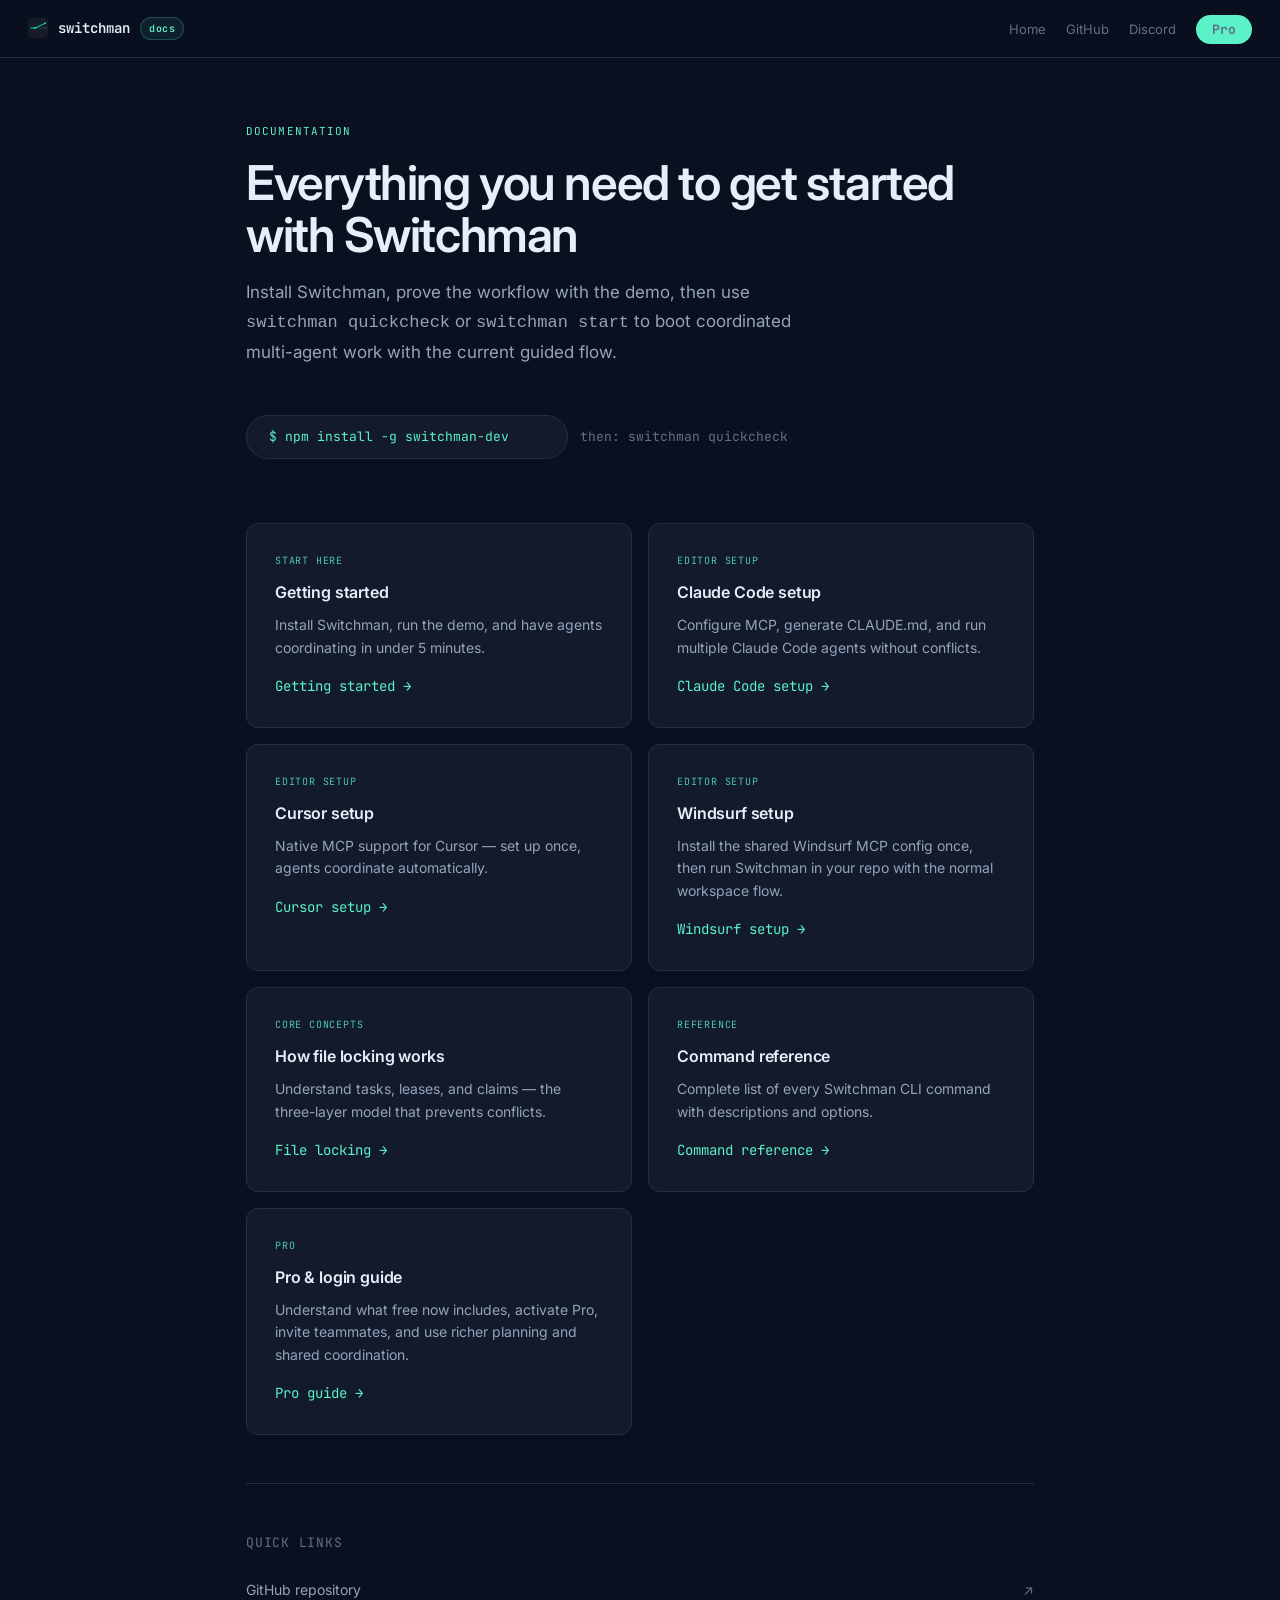
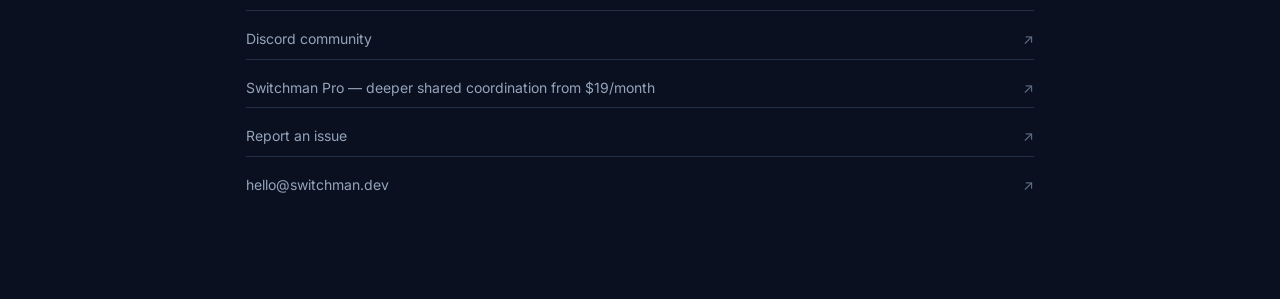
<file: index.html>
<!DOCTYPE html>
<html lang="en">
<head>
  <meta charset="UTF-8">
  <meta name="viewport" content="width=device-width, initial-scale=1.0">
  <title>Switchman Docs — The Operating System for Parallel AI Development</title>
  <meta name="description" content="Documentation for Switchman — install, run quickcheck or start, set up Claude Code, Cursor, or Windsurf, and use governed landing workflows.">
  <link rel="canonical" href="https://docs.switchman.dev/">
  <link rel="icon" type="image/svg+xml" href="/switchman-logo.svg">
  <link rel="preconnect" href="https://fonts.googleapis.com">
  <link rel="preconnect" href="https://fonts.gstatic.com" crossorigin>
  <link href="https://fonts.googleapis.com/css2?family=JetBrains+Mono:wght@300;400;500;600&family=Inter:wght@300;400;500;600&display=swap" rel="stylesheet">
  <link rel="stylesheet" href="docs.css">
  <style>
    .docs-home { max-width: 860px; margin: 0 auto; padding: 64px 36px 96px; }
    .home-kicker { font-family: var(--mono); font-size: 11px; letter-spacing: 0.1em; text-transform: uppercase; color: var(--accent); margin-bottom: 16px; display: block; }
    .home-title { font-size: clamp(28px, 4vw, 48px); font-weight: 600; letter-spacing: -0.03em; color: var(--text); line-height: 1.1; margin-bottom: 16px; }
    .home-title em { font-style: normal; color: var(--accent); }
    .home-sub { font-size: 17px; color: var(--text-2); line-height: 1.7; max-width: 560px; margin-bottom: 48px; }
    .quick-install { display: flex; align-items: center; gap: 12px; margin-bottom: 64px; flex-wrap: wrap; }
    .install-pill { background: var(--bg-card); border: 1px solid var(--border); border-radius: 99px; padding: 10px 22px; font-family: var(--mono); font-size: 13px; color: var(--accent); cursor: pointer; transition: border-color 0.15s; user-select: none; display: flex; align-items: center; gap: 12px; }
    .install-pill:hover { border-color: var(--accent-border); }
    .install-pill.copied { border-color: var(--green); color: var(--green); }
    .copy-hint { font-size: 10px; color: var(--text-3); opacity: 0; transition: opacity 0.15s; }
    .install-pill:hover .copy-hint { opacity: 1; }
    .install-sub { font-size: 13px; color: var(--text-3); font-family: var(--mono); }
    .doc-cards { display: grid; grid-template-columns: repeat(2, 1fr); gap: 16px; margin-bottom: 48px; }
    .doc-card { background: var(--bg-card); border: 1px solid var(--border); border-radius: 12px; padding: 28px 28px; text-decoration: none; transition: border-color 0.15s, background 0.15s; display: block; }
    .doc-card:hover { border-color: var(--accent-border); background: var(--bg-raised); }
    .doc-card-tag { font-family: var(--mono); font-size: 10px; letter-spacing: 0.08em; text-transform: uppercase; color: var(--accent); opacity: 0.8; margin-bottom: 10px; display: block; }
    .doc-card h3 { font-size: 16px; font-weight: 600; color: var(--text); margin-bottom: 8px; letter-spacing: -0.01em; }
    .doc-card p { font-size: 14px; color: var(--text-2); line-height: 1.6; }
    .doc-card-arrow { color: var(--accent); margin-top: 16px; font-size: 14px; display: block; font-family: var(--mono); }
    .section-divider { border: none; border-top: 1px solid var(--border); margin: 48px 0; }
    .quick-links-title { font-size: 13px; font-family: var(--mono); color: var(--text-3); letter-spacing: 0.06em; text-transform: uppercase; margin-bottom: 16px; }
    .quick-links { display: flex; flex-direction: column; gap: 8px; }
    .quick-link { display: flex; align-items: center; gap: 10px; color: var(--text-2); text-decoration: none; font-size: 14px; padding: 8px 0; border-bottom: 1px solid var(--border); transition: color 0.15s; }
    .quick-link:last-child { border-bottom: none; }
    .quick-link:hover { color: var(--accent); }
    .quick-link-arrow { color: var(--text-3); margin-left: auto; }
    @media (max-width: 600px) { .doc-cards { grid-template-columns: 1fr; } .docs-home { padding: 40px 20px 64px; } }
  </style>
</head>
<body>

<!-- Simple nav for homepage - no sidebar needed -->
<nav class="top-nav" style="grid-column: 1/-1;">
  <a href="https://switchman.dev" class="nav-logo">
    <img src="switchman-logo.svg" width="20" height="20" alt="Switchman">
    switchman
    <span class="nav-logo-badge">docs</span>
  </a>
  <ul class="nav-links">
    <li><a href="https://switchman.dev">Home</a></li>
    <li><a href="https://github.com/switchman-dev/switchman">GitHub</a></li>
    <li><a href="https://discord.gg/pnT8BEC4D">Discord</a></li>
    <li><a href="https://switchman.dev/pro" class="nav-install">Pro</a></li>
  </ul>
  <button class="mobile-nav-toggle" id="mob-toggle" aria-label="Open navigation menu">&#9776;</button>
</nav>

<div class="docs-home">
  <span class="home-kicker">Documentation</span>
  <h1 class="home-title">Everything you need to get started with Switchman</h1>
  <p class="home-sub">Install Switchman, prove the workflow with the demo, then use <code>switchman quickcheck</code> or <code>switchman start</code> to boot coordinated multi-agent work with the current guided flow.</p>

  <div class="quick-install">
    <div class="install-pill" onclick="copyCmd(this)" role="button">
      <span>$ npm install -g switchman-dev</span>
      <span class="copy-hint">copy</span>
    </div>
    <span class="install-sub">then: switchman quickcheck</span>
  </div>

  <div class="doc-cards">
    <a href="/getting-started/" class="doc-card">
      <span class="doc-card-tag">Start here</span>
      <h3>Getting started</h3>
      <p>Install Switchman, run the demo, and have agents coordinating in under 5 minutes.</p>
      <span class="doc-card-arrow">Getting started →</span>
    </a>
    <a href="/claude-code/" class="doc-card">
      <span class="doc-card-tag">Editor setup</span>
      <h3>Claude Code setup</h3>
      <p>Configure MCP, generate CLAUDE.md, and run multiple Claude Code agents without conflicts.</p>
      <span class="doc-card-arrow">Claude Code setup →</span>
    </a>
    <a href="/cursor/" class="doc-card">
      <span class="doc-card-tag">Editor setup</span>
      <h3>Cursor setup</h3>
      <p>Native MCP support for Cursor — set up once, agents coordinate automatically.</p>
      <span class="doc-card-arrow">Cursor setup →</span>
    </a>
    <a href="/windsurf/" class="doc-card">
      <span class="doc-card-tag">Editor setup</span>
      <h3>Windsurf setup</h3>
      <p>Install the shared Windsurf MCP config once, then run Switchman in your repo with the normal workspace flow.</p>
      <span class="doc-card-arrow">Windsurf setup →</span>
    </a>
    <a href="/file-locking/" class="doc-card">
      <span class="doc-card-tag">Core concepts</span>
      <h3>How file locking works</h3>
      <p>Understand tasks, leases, and claims — the three-layer model that prevents conflicts.</p>
      <span class="doc-card-arrow">File locking →</span>
    </a>
    <a href="/command-reference/" class="doc-card">
      <span class="doc-card-tag">Reference</span>
      <h3>Command reference</h3>
      <p>Complete list of every Switchman CLI command with descriptions and options.</p>
      <span class="doc-card-arrow">Command reference →</span>
    </a>
    <a href="/pro/" class="doc-card">
      <span class="doc-card-tag">Pro</span>
      <h3>Pro &amp; login guide</h3>
      <p>Understand what free now includes, activate Pro, invite teammates, and use richer planning and shared coordination.</p>
      <span class="doc-card-arrow">Pro guide →</span>
    </a>
  </div>

  <hr class="section-divider">

  <div class="quick-links-title">Quick links</div>
  <div class="quick-links">
    <a href="https://github.com/switchman-dev/switchman" class="quick-link">
      GitHub repository
      <span class="quick-link-arrow">↗</span>
    </a>
    <a href="https://discord.gg/pnT8BEC4D" class="quick-link">
      Discord community
      <span class="quick-link-arrow">↗</span>
    </a>
    <a href="https://switchman.dev/pro" class="quick-link">
      Switchman Pro — deeper shared coordination from $19/month
      <span class="quick-link-arrow">↗</span>
    </a>
    <a href="https://github.com/switchman-dev/switchman/issues" class="quick-link">
      Report an issue
      <span class="quick-link-arrow">↗</span>
    </a>
    <a href="mailto:hello@switchman.dev" class="quick-link">
      hello@switchman.dev
      <span class="quick-link-arrow">↗</span>
    </a>
  </div>
</div>

<script>
function copyCmd(el) {
  navigator.clipboard.writeText('npm install -g switchman-dev');
  el.classList.add('copied');
  el.querySelector('.copy-hint').textContent = 'copied!';
  setTimeout(() => { el.classList.remove('copied'); el.querySelector('.copy-hint').textContent = 'copy'; }, 2000);
}
</script>

<script src="docs.js"></script>
</body>
</html>
</file>
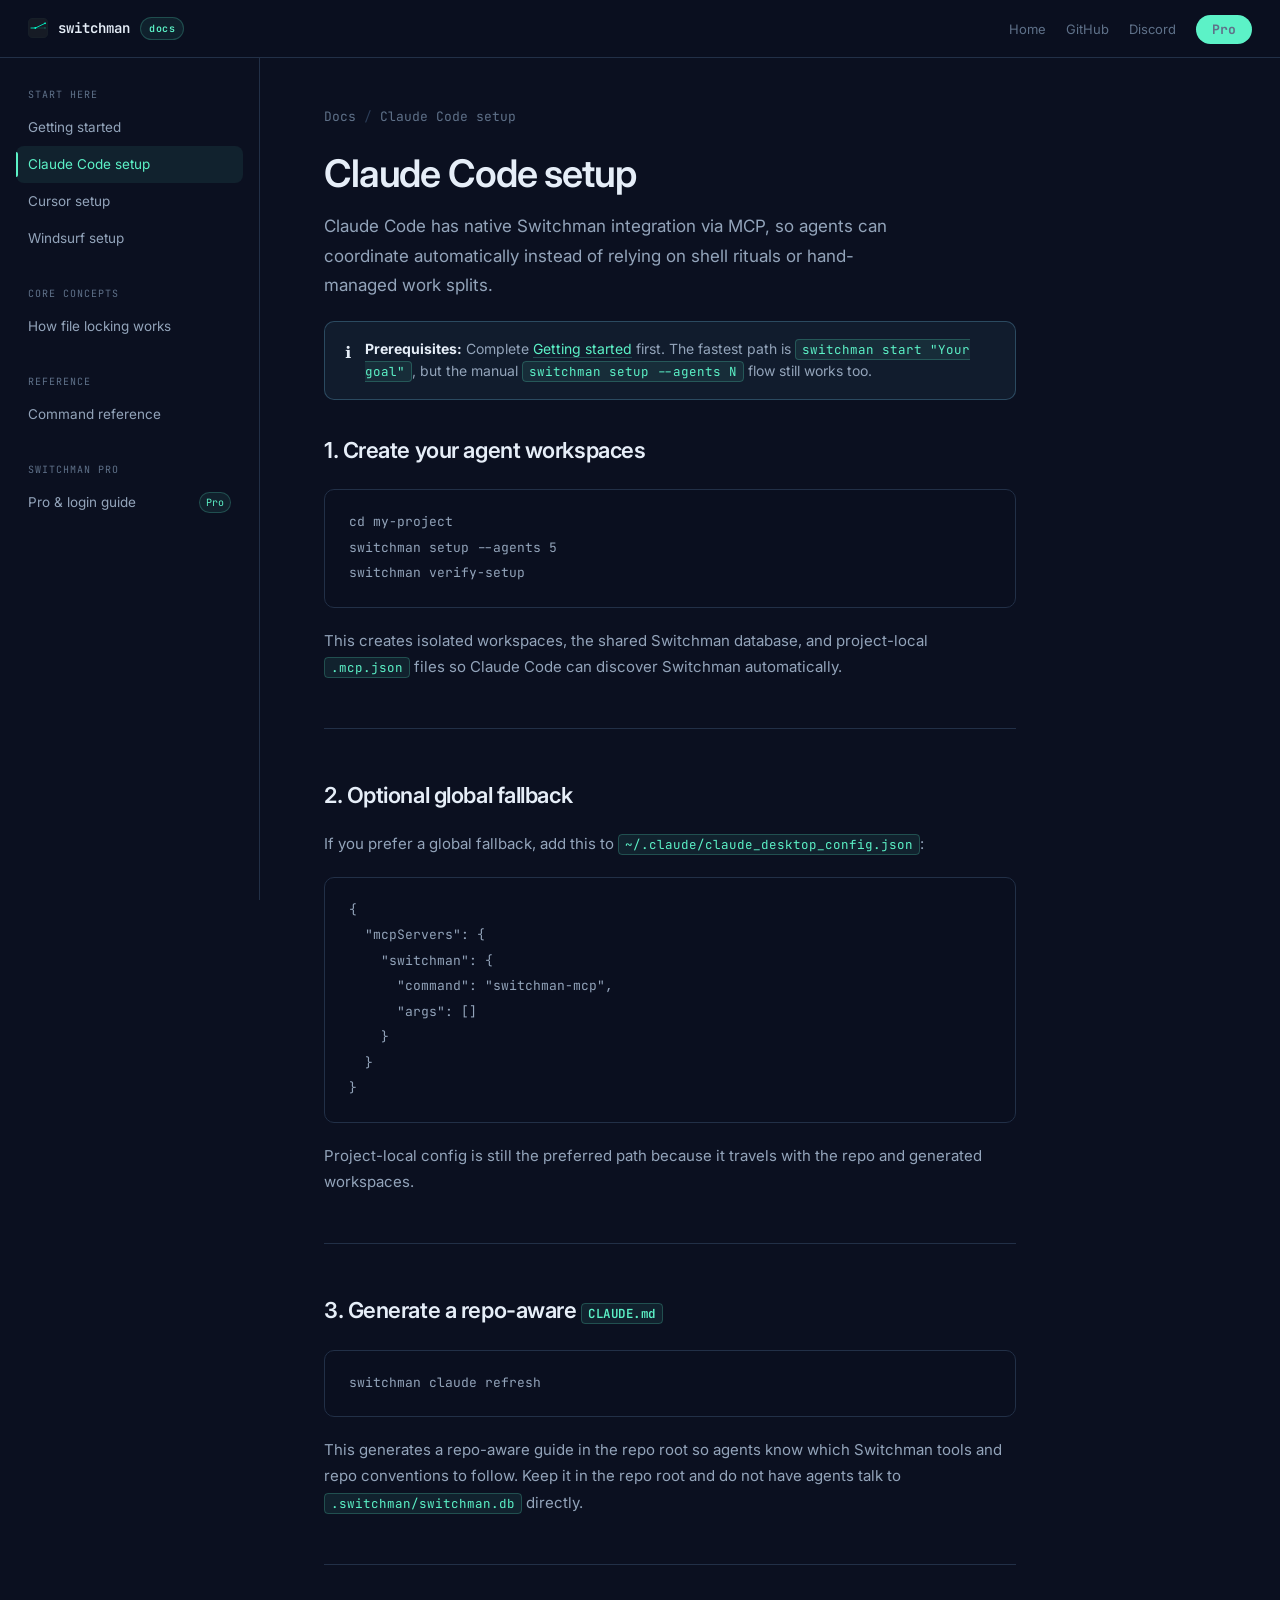
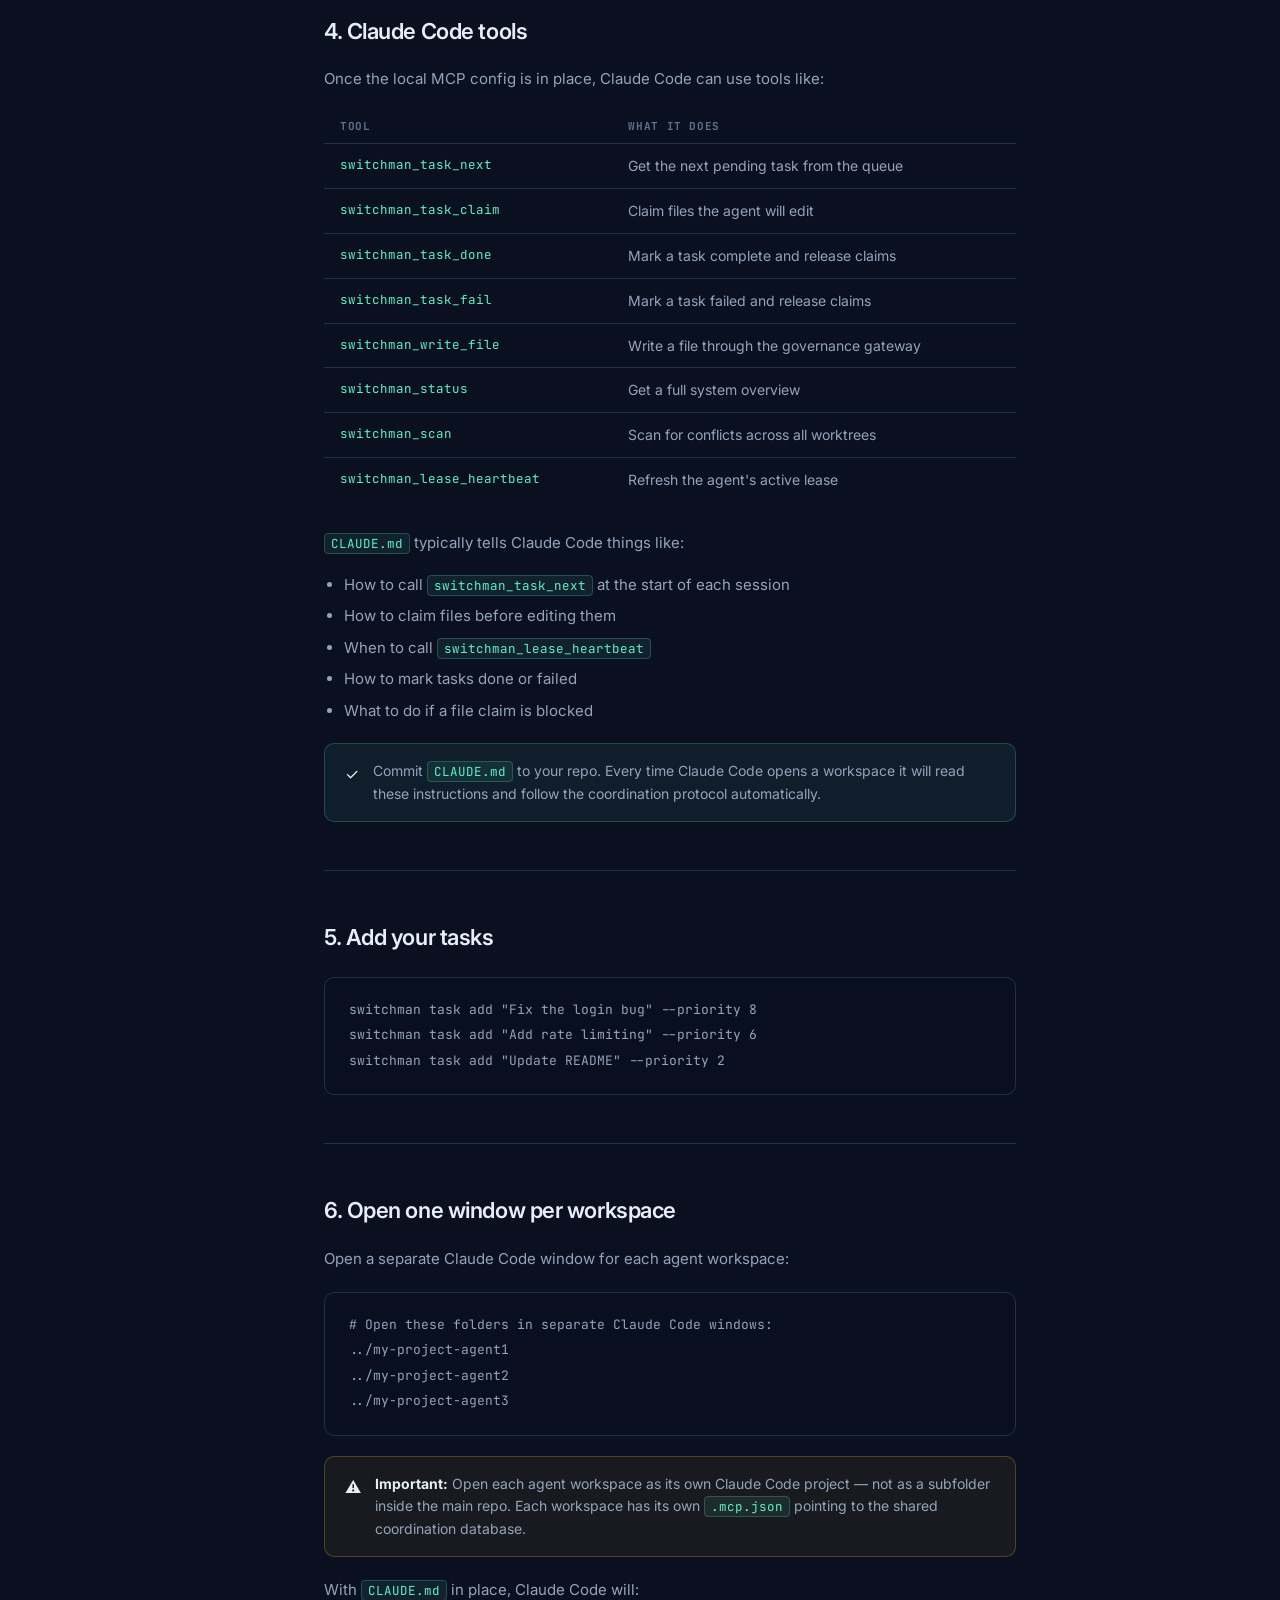
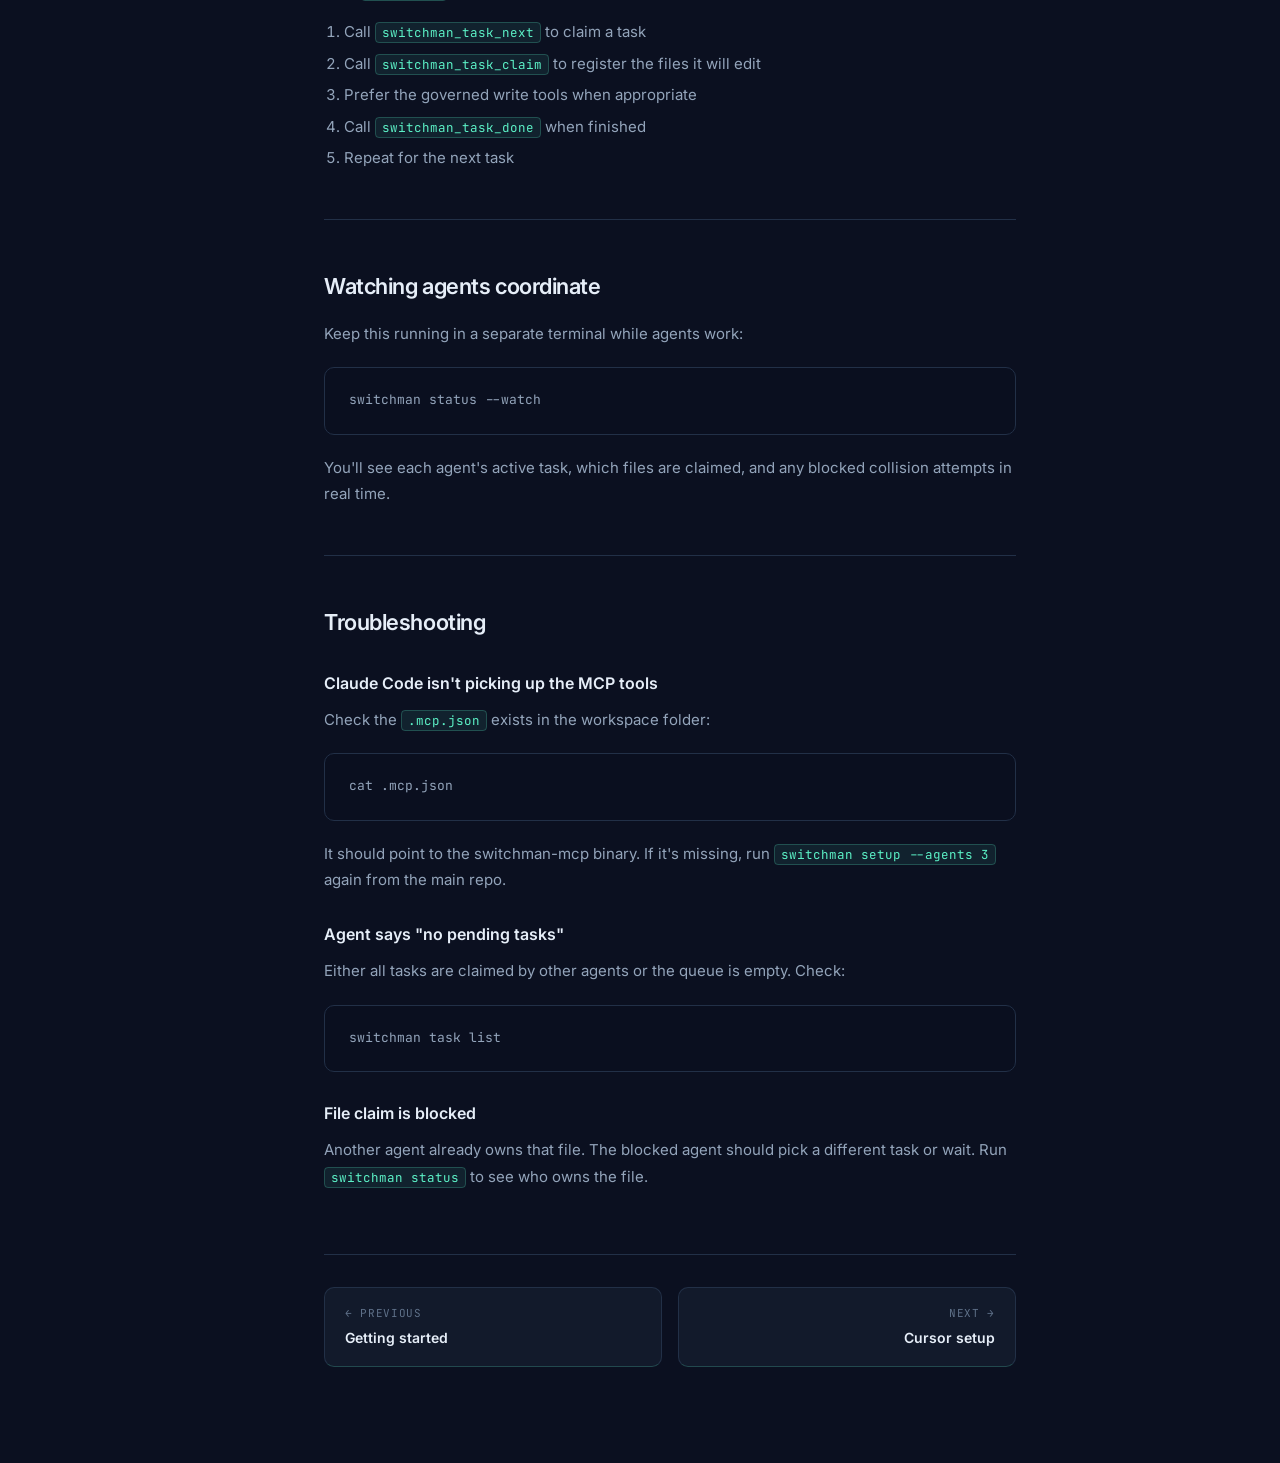
<file: claude-code/index.html>
<!DOCTYPE html>
<html lang="en">
<head>
  <meta charset="UTF-8">
  <meta name="viewport" content="width=device-width, initial-scale=1.0">
  <title>Claude Code Setup — Switchman Docs</title>
  <meta name="description" content="Set up Switchman with Claude Code. Configure MCP, generate CLAUDE.md, and run multiple Claude Code agents on one codebase without conflicts.">
  <link rel="canonical" href="https://docs.switchman.dev/claude-code/">
  <link rel="icon" type="image/svg+xml" href="/switchman-logo.svg">
  <link rel="preconnect" href="https://fonts.googleapis.com">
  <link rel="preconnect" href="https://fonts.gstatic.com" crossorigin>
  <link href="https://fonts.googleapis.com/css2?family=JetBrains+Mono:wght@300;400;500;600&family=Inter:wght@300;400;500;600&display=swap" rel="stylesheet">
  <link rel="stylesheet" href="../docs.css">
</head>
<body>
<div class="docs-layout">

  <nav class="top-nav">
    <a href="https://switchman.dev" class="nav-logo">
      <img src="/switchman-logo.svg" width="20" height="20" alt="Switchman">
      switchman
      <span class="nav-logo-badge">docs</span>
    </a>
    <ul class="nav-links">
      <li><a href="https://switchman.dev">Home</a></li>
      <li><a href="https://github.com/switchman-dev/switchman">GitHub</a></li>
      <li><a href="https://discord.gg/pnT8BEC4D">Discord</a></li>
      <li><a href="https://switchman.dev/pro" class="nav-install">Pro</a></li>
    </ul>
    <button class="mobile-nav-toggle" id="mob-toggle" aria-label="Open navigation menu">&#9776;</button>
  </nav>

  <aside class="sidebar">
    <div class="sidebar-section">
      <span class="sidebar-label">Start here</span>
      <ul class="sidebar-nav">
        <li><a href="/getting-started/">Getting started</a></li>
        <li><a href="/claude-code/" class="active">Claude Code setup</a></li>
        <li><a href="/cursor/">Cursor setup</a></li>
        <li><a href="/windsurf/">Windsurf setup</a></li>
      </ul>
    </div>
    <div class="sidebar-section">
      <span class="sidebar-label">Core concepts</span>
      <ul class="sidebar-nav">
        <li><a href="/file-locking/">How file locking works</a></li>
      </ul>
    </div>
    <div class="sidebar-section">
      <span class="sidebar-label">Reference</span>
      <ul class="sidebar-nav">
        <li><a href="/command-reference/">Command reference</a></li>
      </ul>
    </div>
    <div class="sidebar-section">
      <span class="sidebar-label">Switchman Pro</span>
      <ul class="sidebar-nav">
        <li><a href="/pro/">Pro &amp; login guide <span class="badge">Pro</span></a></li>
      </ul>
    </div>
  </aside>

  <main class="doc-content">
    <div class="breadcrumb">
      <a href="/">Docs</a>
      <span class="breadcrumb-sep">/</span>
      <span>Claude Code setup</span>
    </div>

    <h1>Claude Code setup</h1>
    <p class="doc-lead">Claude Code has native Switchman integration via MCP, so agents can coordinate automatically instead of relying on shell rituals or hand-managed work splits.</p>

    <div class="callout callout-info">
      <span class="callout-icon">ℹ</span>
      <div class="callout-body"><strong>Prerequisites:</strong> Complete <a href="/getting-started/">Getting started</a> first. The fastest path is <code>switchman start "Your goal"</code>, but the manual <code>switchman setup --agents N</code> flow still works too.</div>
    </div>

    <h2>1. Create your agent workspaces</h2>
    <pre><code>cd my-project
switchman setup --agents 5
switchman verify-setup</code></pre>

    <p>This creates isolated workspaces, the shared Switchman database, and project-local <code>.mcp.json</code> files so Claude Code can discover Switchman automatically.</p>

    <h2>2. Optional global fallback</h2>
    <p>If you prefer a global fallback, add this to <code>~/.claude/claude_desktop_config.json</code>:</p>
    <pre><code>{
  "mcpServers": {
    "switchman": {
      "command": "switchman-mcp",
      "args": []
    }
  }
}</code></pre>

    <p>Project-local config is still the preferred path because it travels with the repo and generated workspaces.</p>

    <h2>3. Generate a repo-aware <code>CLAUDE.md</code></h2>
    <pre><code>switchman claude refresh</code></pre>

    <p>This generates a repo-aware guide in the repo root so agents know which Switchman tools and repo conventions to follow. Keep it in the repo root and do not have agents talk to <code>.switchman/switchman.db</code> directly.</p>

    <h2>4. Claude Code tools</h2>
    <p>Once the local MCP config is in place, Claude Code can use tools like:</p>

    <table class="cmd-table">
      <thead><tr><th>Tool</th><th>What it does</th></tr></thead>
      <tbody>
        <tr><td>switchman_task_next</td><td>Get the next pending task from the queue</td></tr>
        <tr><td>switchman_task_claim</td><td>Claim files the agent will edit</td></tr>
        <tr><td>switchman_task_done</td><td>Mark a task complete and release claims</td></tr>
        <tr><td>switchman_task_fail</td><td>Mark a task failed and release claims</td></tr>
        <tr><td>switchman_write_file</td><td>Write a file through the governance gateway</td></tr>
        <tr><td>switchman_status</td><td>Get a full system overview</td></tr>
        <tr><td>switchman_scan</td><td>Scan for conflicts across all worktrees</td></tr>
        <tr><td>switchman_lease_heartbeat</td><td>Refresh the agent's active lease</td></tr>
      </tbody>
    </table>

    <p><code>CLAUDE.md</code> typically tells Claude Code things like:</p>
    <ul>
      <li>How to call <code>switchman_task_next</code> at the start of each session</li>
      <li>How to claim files before editing them</li>
      <li>When to call <code>switchman_lease_heartbeat</code></li>
      <li>How to mark tasks done or failed</li>
      <li>What to do if a file claim is blocked</li>
    </ul>

    <div class="callout callout-tip">
      <span class="callout-icon">✓</span>
      <div class="callout-body">Commit <code>CLAUDE.md</code> to your repo. Every time Claude Code opens a workspace it will read these instructions and follow the coordination protocol automatically.</div>
    </div>

    <h2>5. Add your tasks</h2>
    <pre><code>switchman task add "Fix the login bug" --priority 8
switchman task add "Add rate limiting" --priority 6
switchman task add "Update README" --priority 2</code></pre>

    <h2>6. Open one window per workspace</h2>
    <p>Open a separate Claude Code window for each agent workspace:</p>
    <pre><code># Open these folders in separate Claude Code windows:
../my-project-agent1
../my-project-agent2
../my-project-agent3</code></pre>

    <div class="callout callout-warn">
      <span class="callout-icon">⚠</span>
      <div class="callout-body"><strong>Important:</strong> Open each agent workspace as its own Claude Code project — not as a subfolder inside the main repo. Each workspace has its own <code>.mcp.json</code> pointing to the shared coordination database.</div>
    </div>

    <p>With <code>CLAUDE.md</code> in place, Claude Code will:</p>
    <ol>
      <li>Call <code>switchman_task_next</code> to claim a task</li>
      <li>Call <code>switchman_task_claim</code> to register the files it will edit</li>
      <li>Prefer the governed write tools when appropriate</li>
      <li>Call <code>switchman_task_done</code> when finished</li>
      <li>Repeat for the next task</li>
    </ol>

    <h2>Watching agents coordinate</h2>
    <p>Keep this running in a separate terminal while agents work:</p>
    <pre><code>switchman status --watch</code></pre>

    <p>You'll see each agent's active task, which files are claimed, and any blocked collision attempts in real time.</p>

    <h2>Troubleshooting</h2>

    <h3>Claude Code isn't picking up the MCP tools</h3>
    <p>Check the <code>.mcp.json</code> exists in the workspace folder:</p>
    <pre><code>cat .mcp.json</code></pre>
    <p>It should point to the switchman-mcp binary. If it's missing, run <code>switchman setup --agents 3</code> again from the main repo.</p>

    <h3>Agent says "no pending tasks"</h3>
    <p>Either all tasks are claimed by other agents or the queue is empty. Check:</p>
    <pre><code>switchman task list</code></pre>

    <h3>File claim is blocked</h3>
    <p>Another agent already owns that file. The blocked agent should pick a different task or wait. Run <code>switchman status</code> to see who owns the file.</p>

    <nav class="page-nav">
      <a href="/getting-started/" class="page-nav-card">
        <div class="page-nav-label">← Previous</div>
        <div class="page-nav-title">Getting started</div>
      </a>
      <a href="/cursor/" class="page-nav-card next">
        <div class="page-nav-label">Next →</div>
        <div class="page-nav-title">Cursor setup</div>
      </a>
    </nav>
  </main>

</div>
<script src="../docs.js"></script>
</body>
</html>
</file>
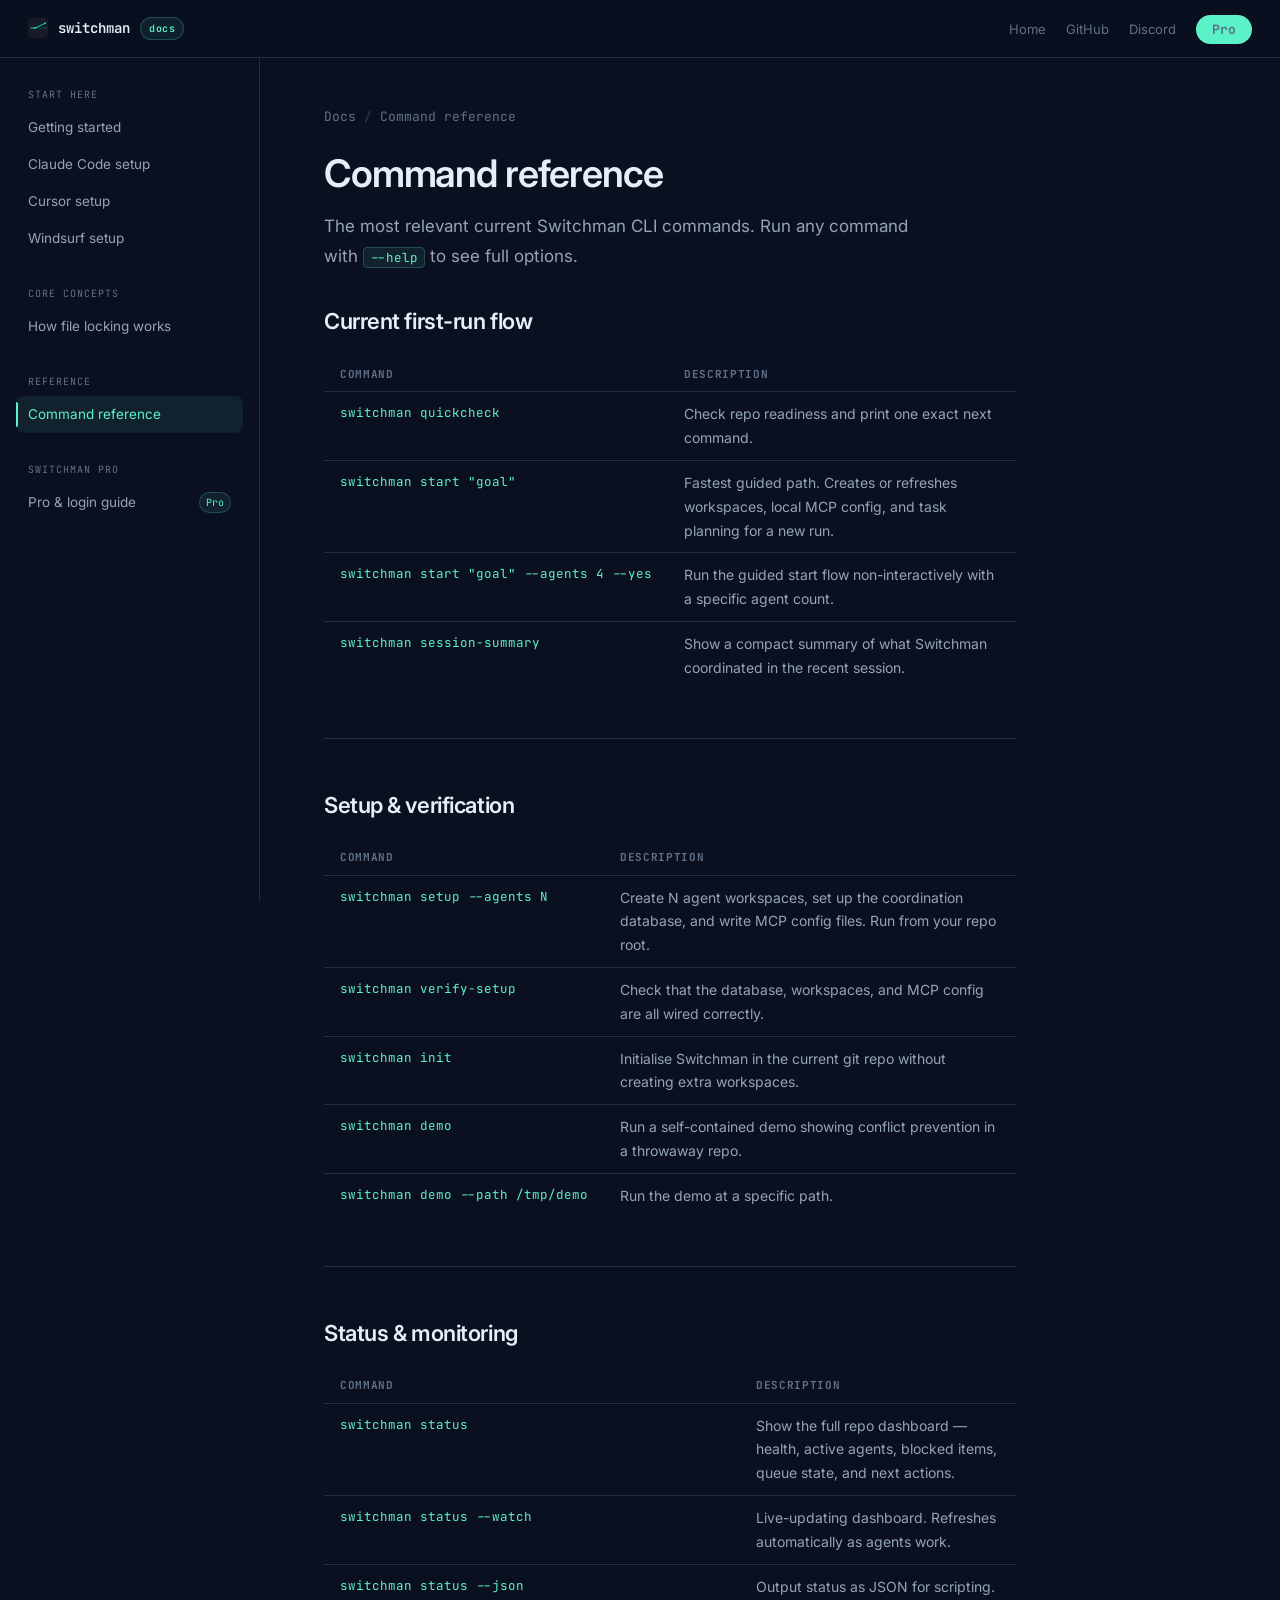
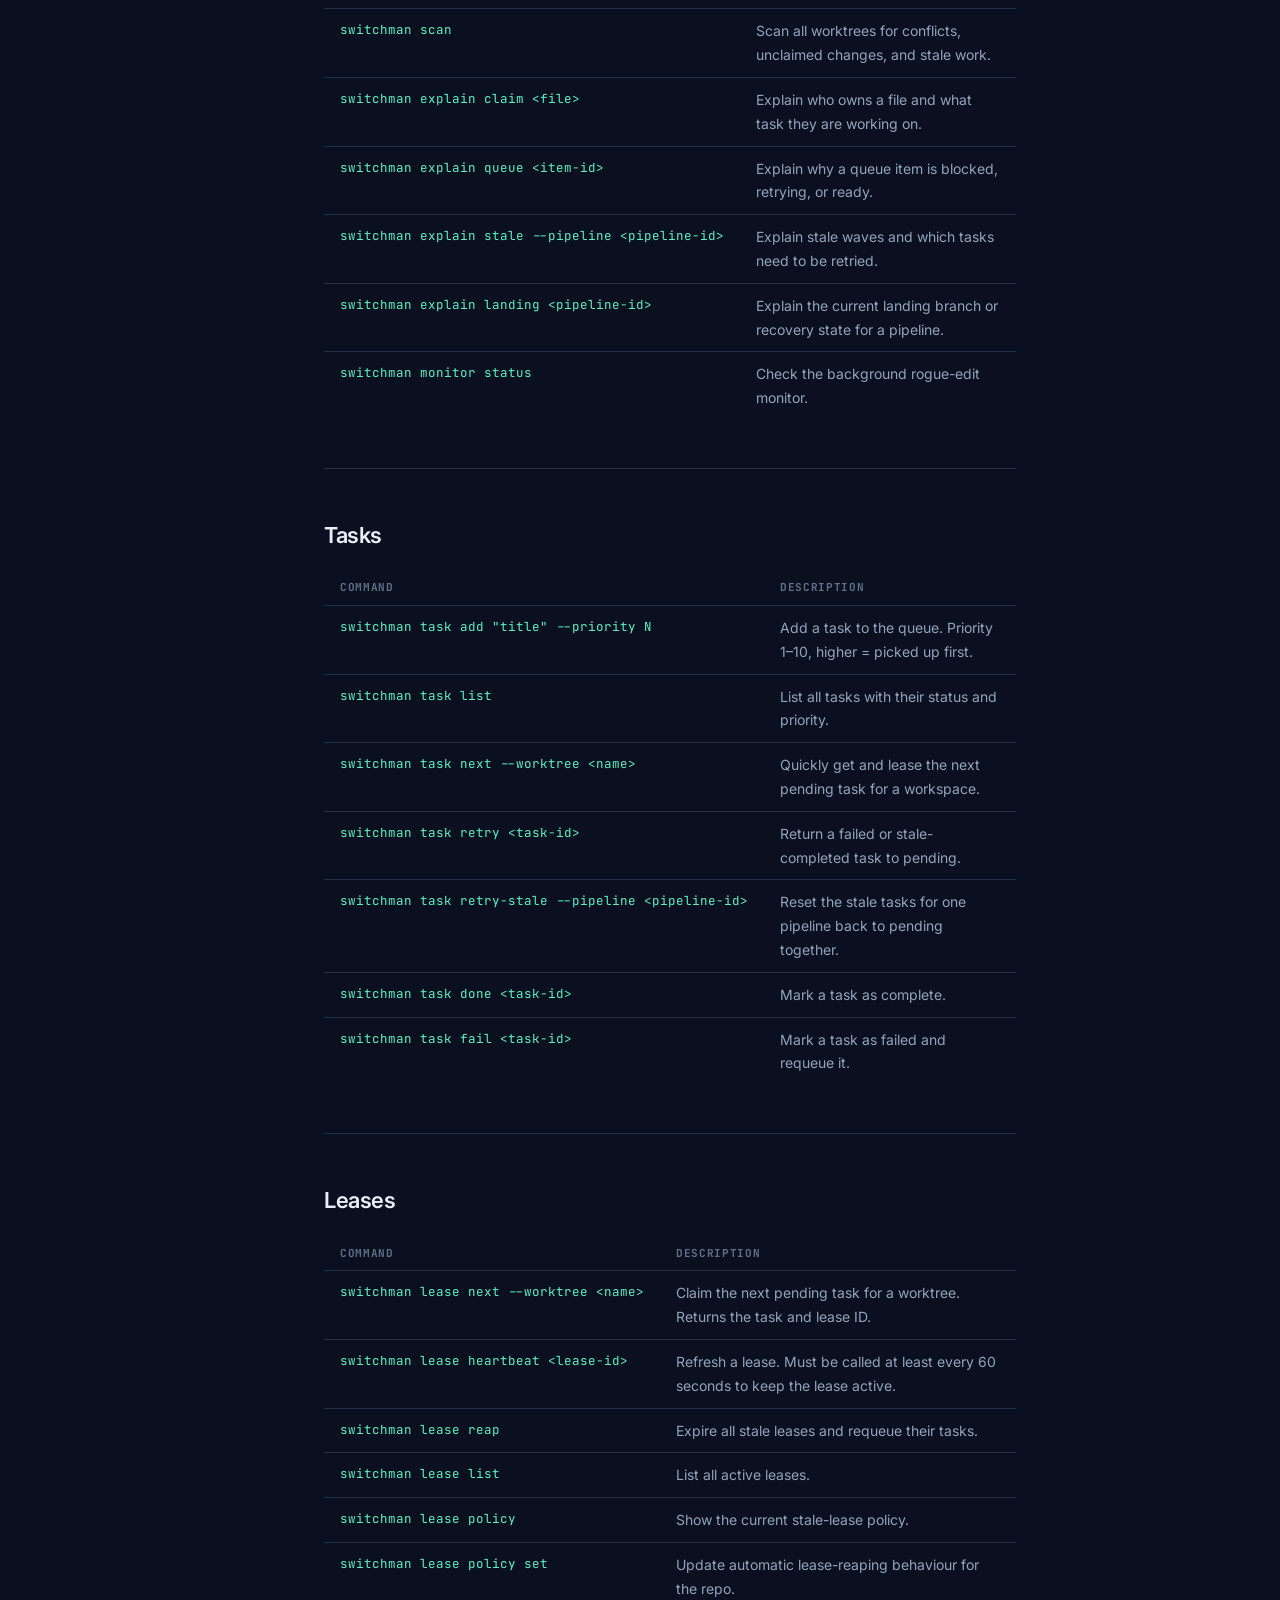
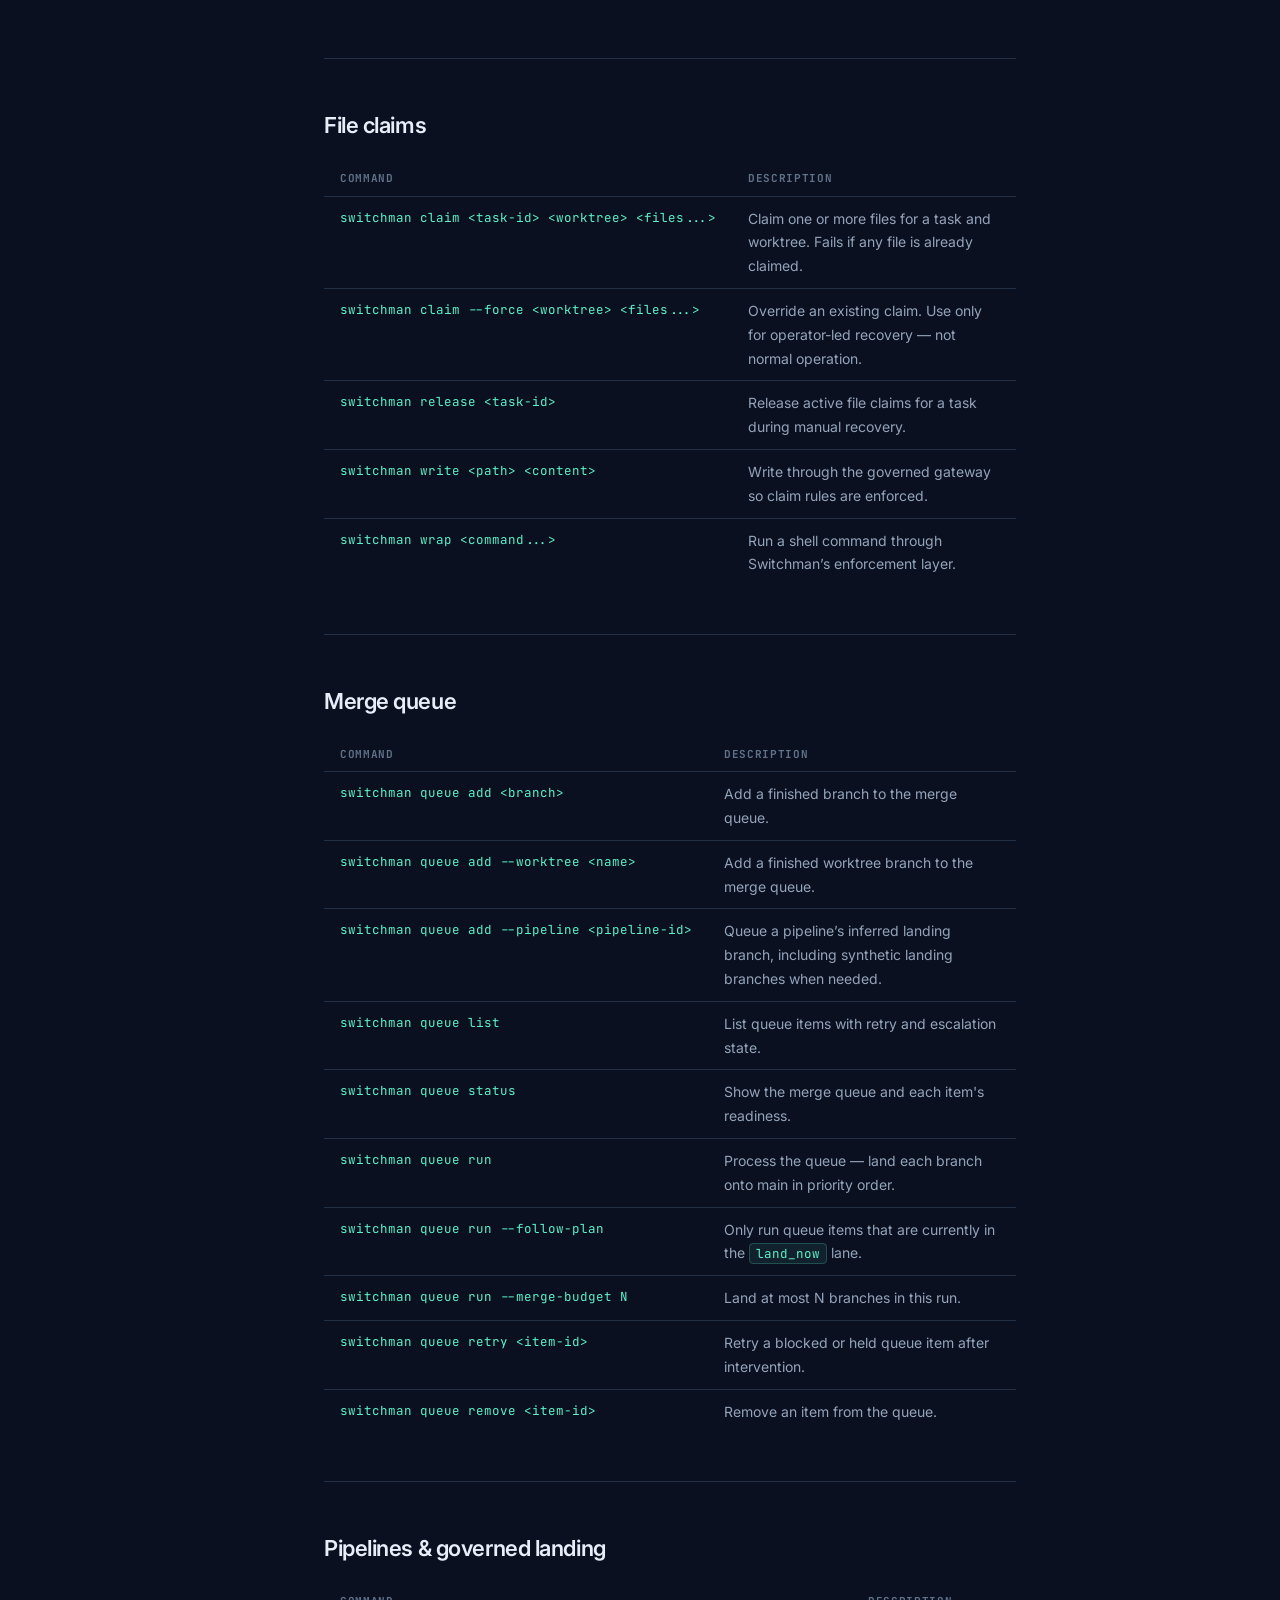
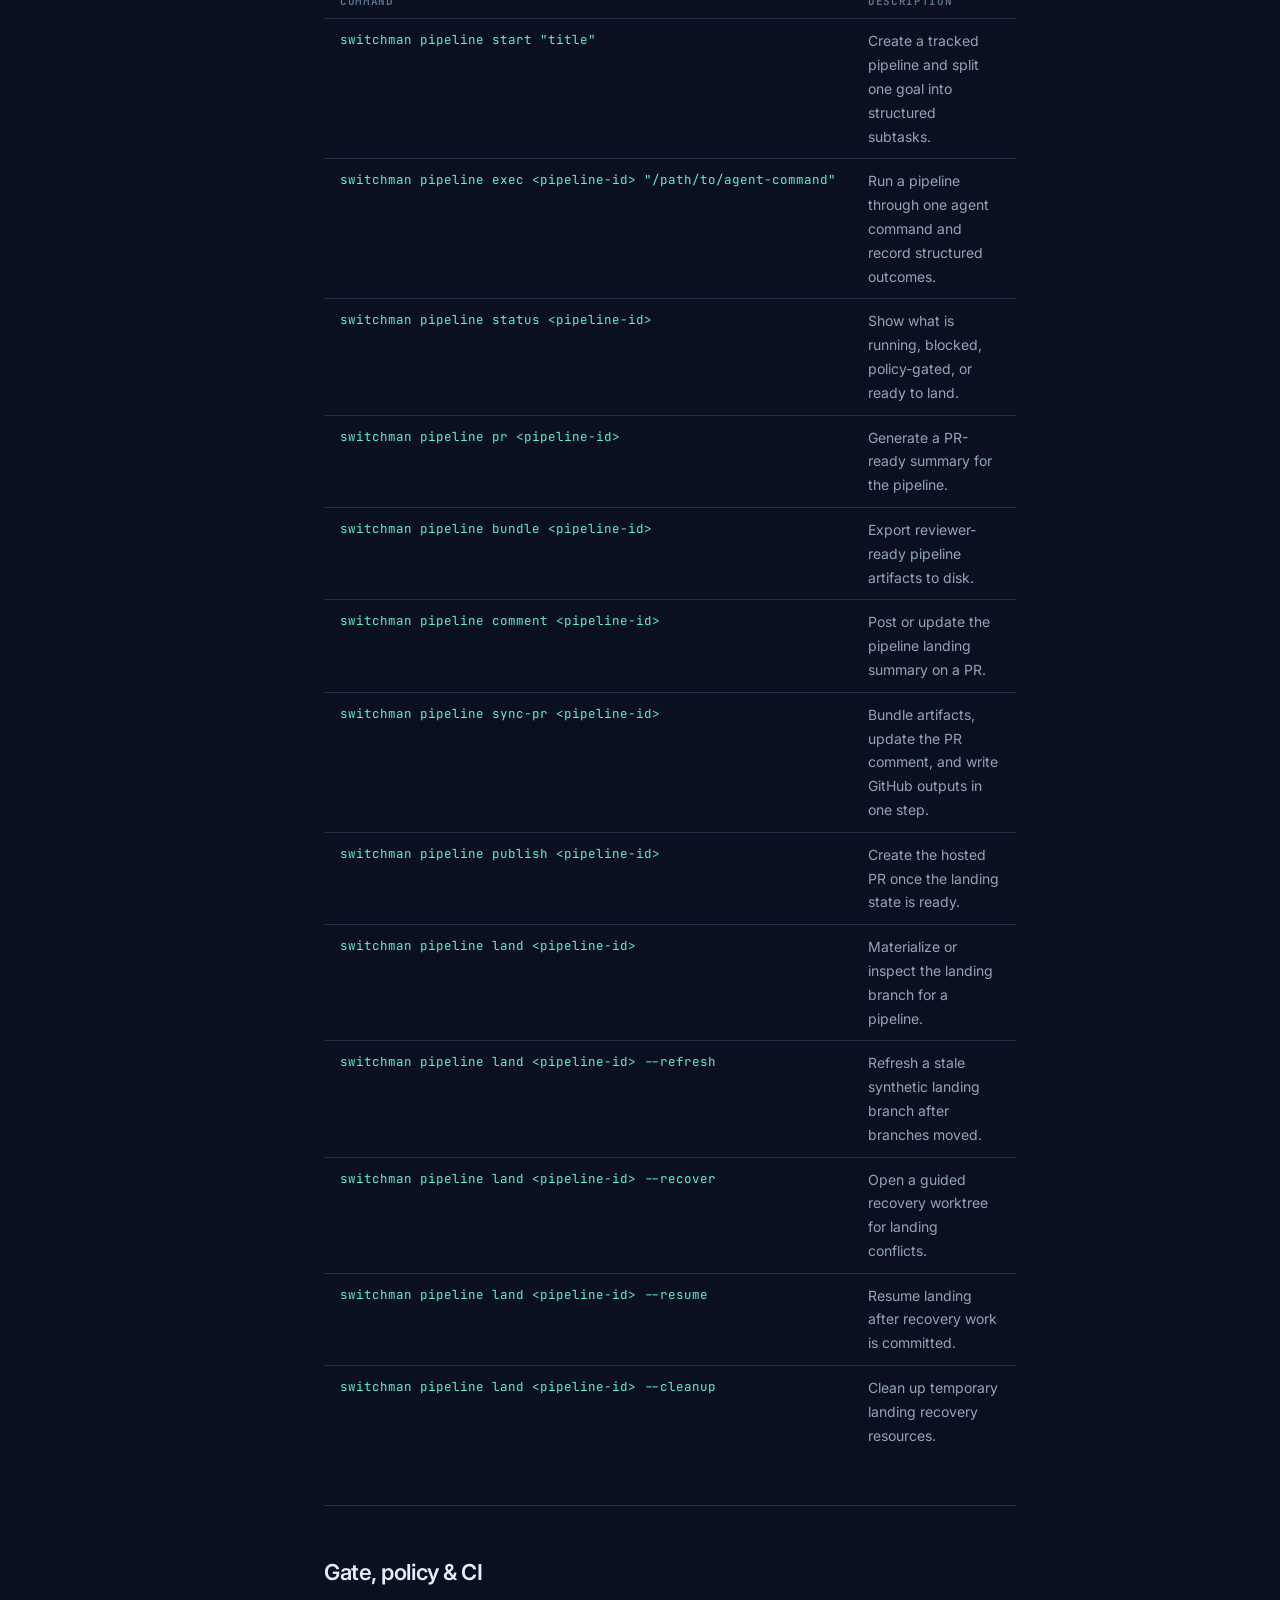
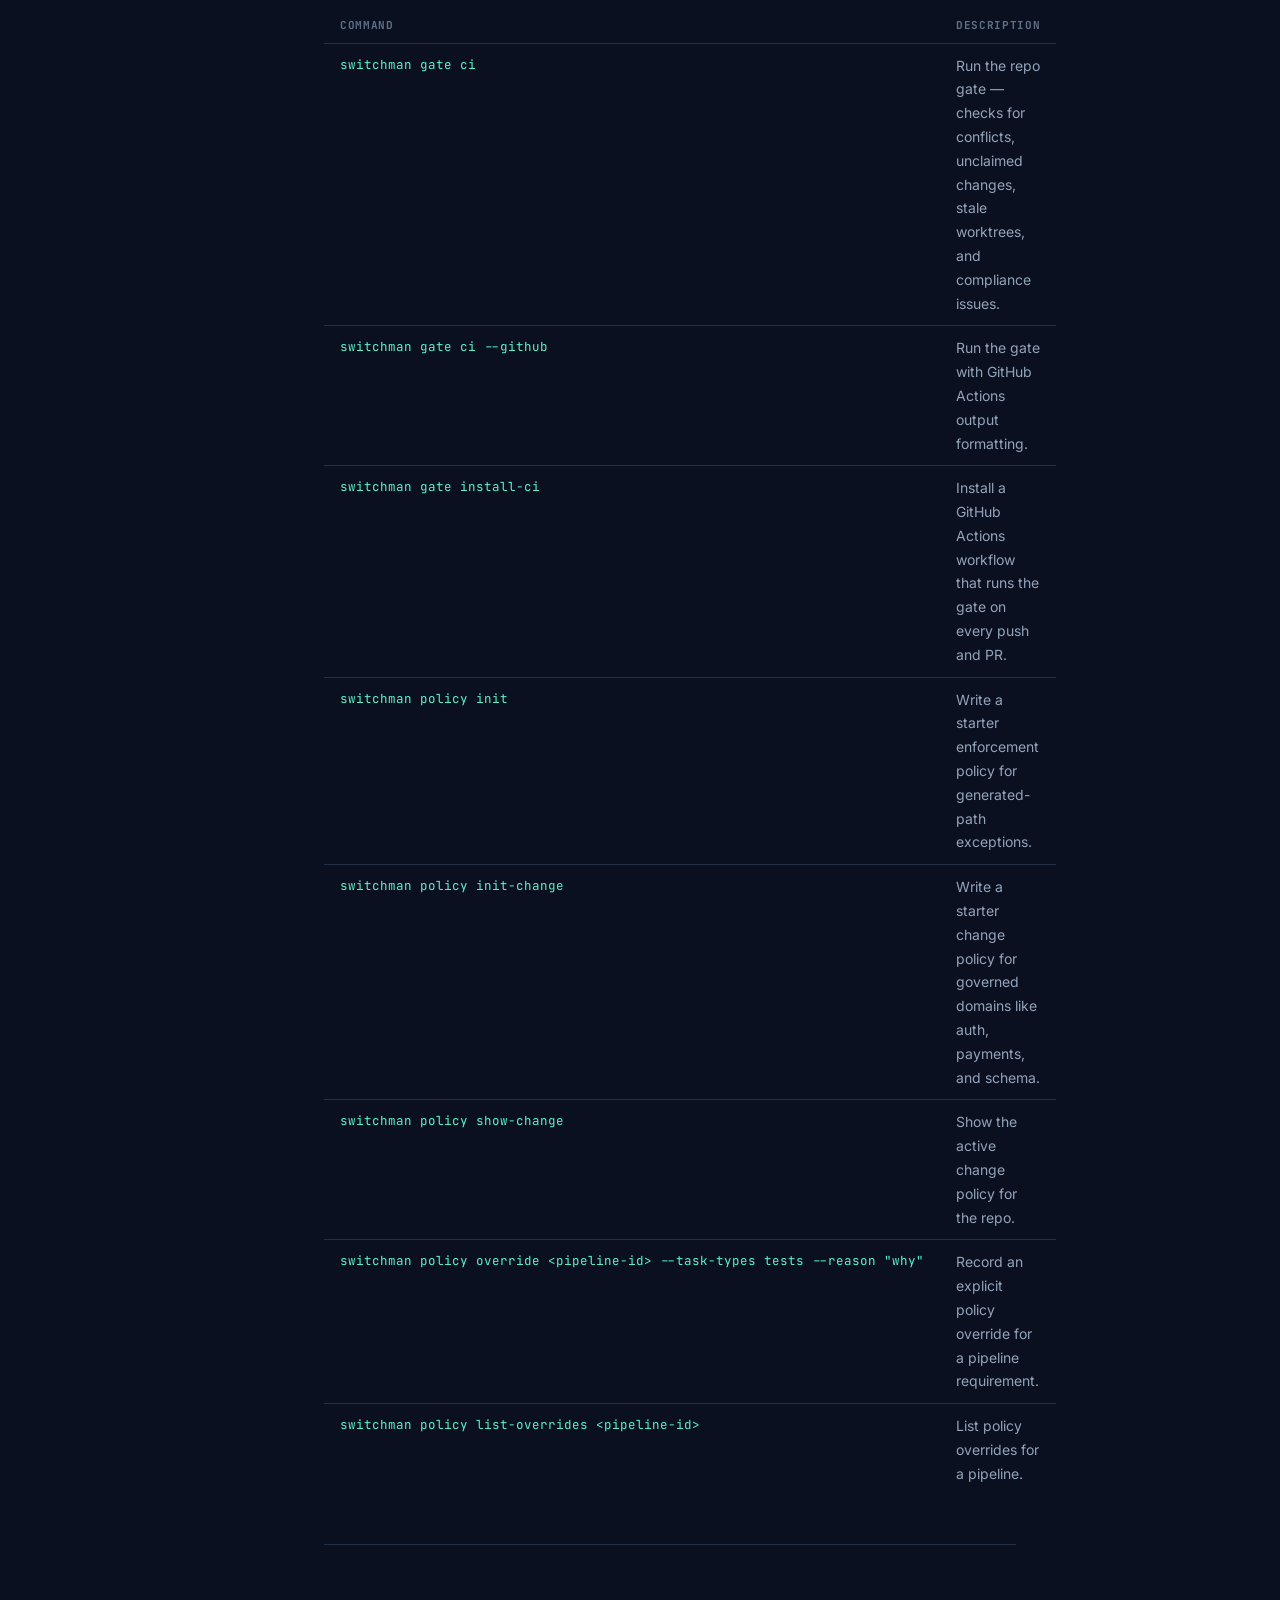
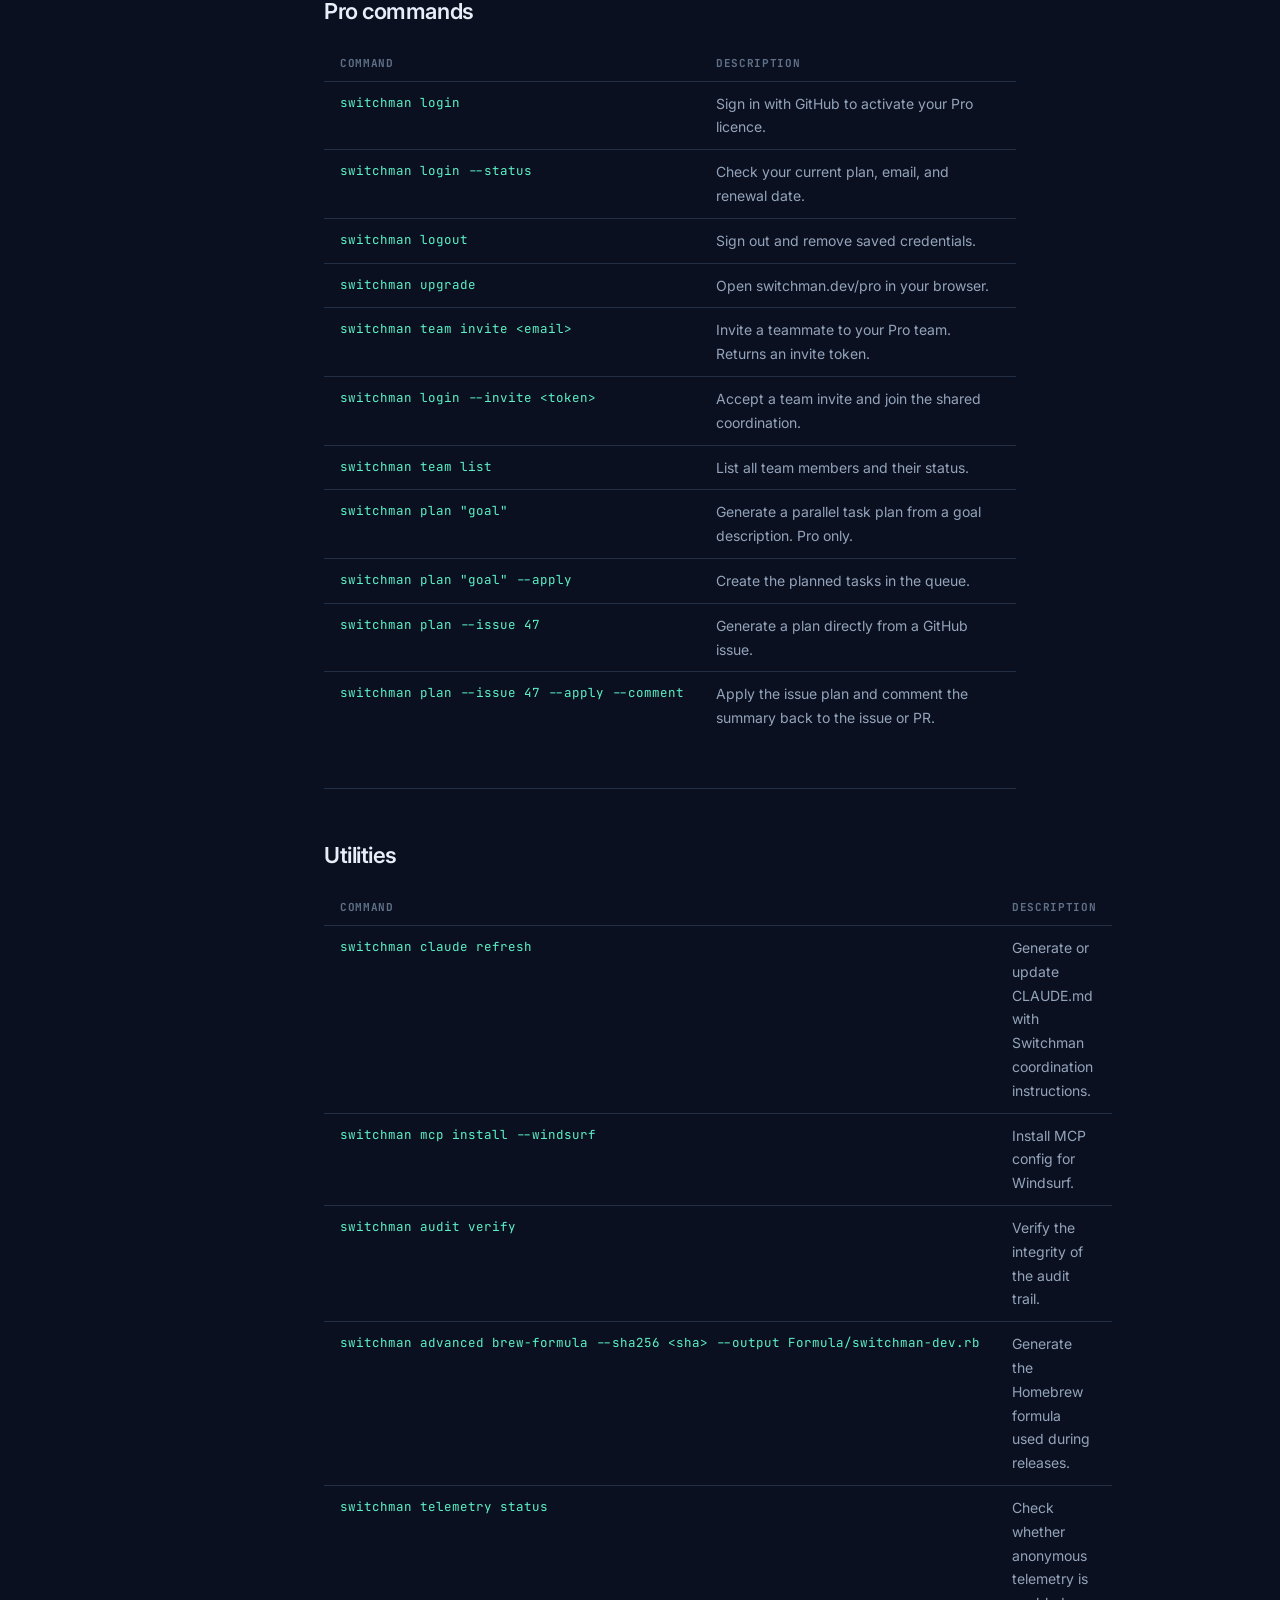
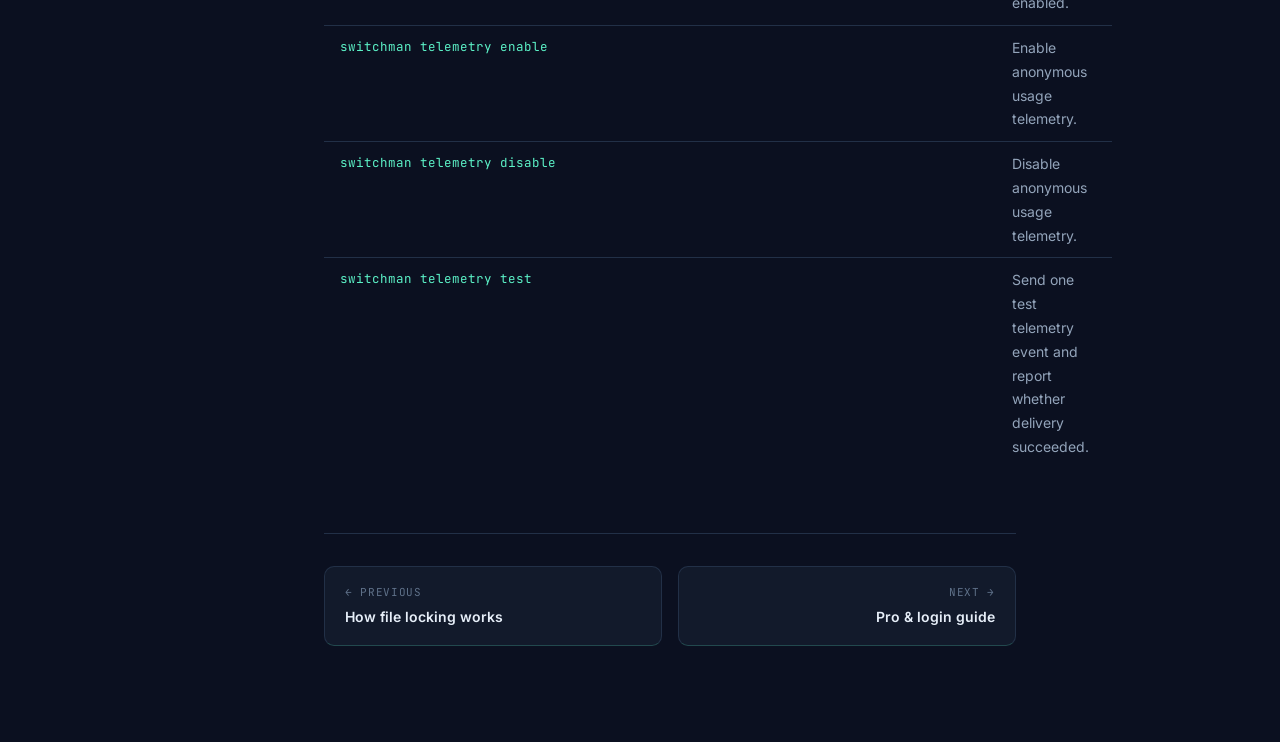
<file: command-reference/index.html>
<!DOCTYPE html>
<html lang="en">
<head>
  <meta charset="UTF-8">
  <meta name="viewport" content="width=device-width, initial-scale=1.0">
  <title>Command Reference — Switchman Docs</title>
  <meta name="description" content="Complete reference for the current Switchman CLI — quickcheck, start, setup, tasks, leases, pipelines, queue, policy, telemetry, and more.">
  <link rel="canonical" href="https://docs.switchman.dev/command-reference/">
  <link rel="icon" type="image/svg+xml" href="/switchman-logo.svg">
  <link rel="preconnect" href="https://fonts.googleapis.com">
  <link rel="preconnect" href="https://fonts.gstatic.com" crossorigin>
  <link href="https://fonts.googleapis.com/css2?family=JetBrains+Mono:wght@300;400;500;600&family=Inter:wght@300;400;500;600&display=swap" rel="stylesheet">
  <link rel="stylesheet" href="../docs.css">
</head>
<body>
<div class="docs-layout">

  <nav class="top-nav">
    <a href="https://switchman.dev" class="nav-logo">
      <img src="/switchman-logo.svg" width="20" height="20" alt="Switchman">
      switchman
      <span class="nav-logo-badge">docs</span>
    </a>
    <ul class="nav-links">
      <li><a href="https://switchman.dev">Home</a></li>
      <li><a href="https://github.com/switchman-dev/switchman">GitHub</a></li>
      <li><a href="https://discord.gg/pnT8BEC4D">Discord</a></li>
      <li><a href="https://switchman.dev/pro" class="nav-install">Pro</a></li>
    </ul>
    <button class="mobile-nav-toggle" id="mob-toggle" aria-label="Open navigation menu">&#9776;</button>
  </nav>

  <aside class="sidebar">
    <div class="sidebar-section">
      <span class="sidebar-label">Start here</span>
      <ul class="sidebar-nav">
        <li><a href="/getting-started/">Getting started</a></li>
        <li><a href="/claude-code/">Claude Code setup</a></li>
        <li><a href="/cursor/">Cursor setup</a></li>
        <li><a href="/windsurf/">Windsurf setup</a></li>
      </ul>
    </div>
    <div class="sidebar-section">
      <span class="sidebar-label">Core concepts</span>
      <ul class="sidebar-nav">
        <li><a href="/file-locking/">How file locking works</a></li>
      </ul>
    </div>
    <div class="sidebar-section">
      <span class="sidebar-label">Reference</span>
      <ul class="sidebar-nav">
        <li><a href="/command-reference/" class="active">Command reference</a></li>
      </ul>
    </div>
    <div class="sidebar-section">
      <span class="sidebar-label">Switchman Pro</span>
      <ul class="sidebar-nav">
        <li><a href="/pro/">Pro &amp; login guide <span class="badge">Pro</span></a></li>
      </ul>
    </div>
  </aside>

  <main class="doc-content">
    <div class="breadcrumb">
      <a href="/">Docs</a>
      <span class="breadcrumb-sep">/</span>
      <span>Command reference</span>
    </div>

    <h1>Command reference</h1>
    <p class="doc-lead">The most relevant current Switchman CLI commands. Run any command with <code>--help</code> to see full options.</p>

    <h2>Current first-run flow</h2>
    <table class="cmd-table">
      <thead><tr><th>Command</th><th>Description</th></tr></thead>
      <tbody>
        <tr><td>switchman quickcheck</td><td>Check repo readiness and print one exact next command.</td></tr>
        <tr><td>switchman start "goal"</td><td>Fastest guided path. Creates or refreshes workspaces, local MCP config, and task planning for a new run.</td></tr>
        <tr><td>switchman start "goal" --agents 4 --yes</td><td>Run the guided start flow non-interactively with a specific agent count.</td></tr>
        <tr><td>switchman session-summary</td><td>Show a compact summary of what Switchman coordinated in the recent session.</td></tr>
      </tbody>
    </table>

    <h2>Setup &amp; verification</h2>
    <table class="cmd-table">
      <thead><tr><th>Command</th><th>Description</th></tr></thead>
      <tbody>
        <tr><td>switchman setup --agents N</td><td>Create N agent workspaces, set up the coordination database, and write MCP config files. Run from your repo root.</td></tr>
        <tr><td>switchman verify-setup</td><td>Check that the database, workspaces, and MCP config are all wired correctly.</td></tr>
        <tr><td>switchman init</td><td>Initialise Switchman in the current git repo without creating extra workspaces.</td></tr>
        <tr><td>switchman demo</td><td>Run a self-contained demo showing conflict prevention in a throwaway repo.</td></tr>
        <tr><td>switchman demo --path /tmp/demo</td><td>Run the demo at a specific path.</td></tr>
      </tbody>
    </table>

    <h2>Status &amp; monitoring</h2>
    <table class="cmd-table">
      <thead><tr><th>Command</th><th>Description</th></tr></thead>
      <tbody>
        <tr><td>switchman status</td><td>Show the full repo dashboard — health, active agents, blocked items, queue state, and next actions.</td></tr>
        <tr><td>switchman status --watch</td><td>Live-updating dashboard. Refreshes automatically as agents work.</td></tr>
        <tr><td>switchman status --json</td><td>Output status as JSON for scripting.</td></tr>
        <tr><td>switchman scan</td><td>Scan all worktrees for conflicts, unclaimed changes, and stale work.</td></tr>
        <tr><td>switchman explain claim &lt;file&gt;</td><td>Explain who owns a file and what task they are working on.</td></tr>
        <tr><td>switchman explain queue &lt;item-id&gt;</td><td>Explain why a queue item is blocked, retrying, or ready.</td></tr>
        <tr><td>switchman explain stale --pipeline &lt;pipeline-id&gt;</td><td>Explain stale waves and which tasks need to be retried.</td></tr>
        <tr><td>switchman explain landing &lt;pipeline-id&gt;</td><td>Explain the current landing branch or recovery state for a pipeline.</td></tr>
        <tr><td>switchman monitor status</td><td>Check the background rogue-edit monitor.</td></tr>
      </tbody>
    </table>

    <h2>Tasks</h2>
    <table class="cmd-table">
      <thead><tr><th>Command</th><th>Description</th></tr></thead>
      <tbody>
        <tr><td>switchman task add "title" --priority N</td><td>Add a task to the queue. Priority 1–10, higher = picked up first.</td></tr>
        <tr><td>switchman task list</td><td>List all tasks with their status and priority.</td></tr>
        <tr><td>switchman task next --worktree &lt;name&gt;</td><td>Quickly get and lease the next pending task for a workspace.</td></tr>
        <tr><td>switchman task retry &lt;task-id&gt;</td><td>Return a failed or stale-completed task to pending.</td></tr>
        <tr><td>switchman task retry-stale --pipeline &lt;pipeline-id&gt;</td><td>Reset the stale tasks for one pipeline back to pending together.</td></tr>
        <tr><td>switchman task done &lt;task-id&gt;</td><td>Mark a task as complete.</td></tr>
        <tr><td>switchman task fail &lt;task-id&gt;</td><td>Mark a task as failed and requeue it.</td></tr>
      </tbody>
    </table>

    <h2>Leases</h2>
    <table class="cmd-table">
      <thead><tr><th>Command</th><th>Description</th></tr></thead>
      <tbody>
        <tr><td>switchman lease next --worktree &lt;name&gt;</td><td>Claim the next pending task for a worktree. Returns the task and lease ID.</td></tr>
        <tr><td>switchman lease heartbeat &lt;lease-id&gt;</td><td>Refresh a lease. Must be called at least every 60 seconds to keep the lease active.</td></tr>
        <tr><td>switchman lease reap</td><td>Expire all stale leases and requeue their tasks.</td></tr>
        <tr><td>switchman lease list</td><td>List all active leases.</td></tr>
        <tr><td>switchman lease policy</td><td>Show the current stale-lease policy.</td></tr>
        <tr><td>switchman lease policy set</td><td>Update automatic lease-reaping behaviour for the repo.</td></tr>
      </tbody>
    </table>

    <h2>File claims</h2>
    <table class="cmd-table">
      <thead><tr><th>Command</th><th>Description</th></tr></thead>
      <tbody>
        <tr><td>switchman claim &lt;task-id&gt; &lt;worktree&gt; &lt;files...&gt;</td><td>Claim one or more files for a task and worktree. Fails if any file is already claimed.</td></tr>
        <tr><td>switchman claim --force &lt;worktree&gt; &lt;files...&gt;</td><td>Override an existing claim. Use only for operator-led recovery — not normal operation.</td></tr>
        <tr><td>switchman release &lt;task-id&gt;</td><td>Release active file claims for a task during manual recovery.</td></tr>
        <tr><td>switchman write &lt;path&gt; &lt;content&gt;</td><td>Write through the governed gateway so claim rules are enforced.</td></tr>
        <tr><td>switchman wrap &lt;command...&gt;</td><td>Run a shell command through Switchman’s enforcement layer.</td></tr>
      </tbody>
    </table>

    <h2>Merge queue</h2>
    <table class="cmd-table">
      <thead><tr><th>Command</th><th>Description</th></tr></thead>
      <tbody>
        <tr><td>switchman queue add &lt;branch&gt;</td><td>Add a finished branch to the merge queue.</td></tr>
        <tr><td>switchman queue add --worktree &lt;name&gt;</td><td>Add a finished worktree branch to the merge queue.</td></tr>
        <tr><td>switchman queue add --pipeline &lt;pipeline-id&gt;</td><td>Queue a pipeline’s inferred landing branch, including synthetic landing branches when needed.</td></tr>
        <tr><td>switchman queue list</td><td>List queue items with retry and escalation state.</td></tr>
        <tr><td>switchman queue status</td><td>Show the merge queue and each item's readiness.</td></tr>
        <tr><td>switchman queue run</td><td>Process the queue — land each branch onto main in priority order.</td></tr>
        <tr><td>switchman queue run --follow-plan</td><td>Only run queue items that are currently in the <code>land_now</code> lane.</td></tr>
        <tr><td>switchman queue run --merge-budget N</td><td>Land at most N branches in this run.</td></tr>
        <tr><td>switchman queue retry &lt;item-id&gt;</td><td>Retry a blocked or held queue item after intervention.</td></tr>
        <tr><td>switchman queue remove &lt;item-id&gt;</td><td>Remove an item from the queue.</td></tr>
      </tbody>
    </table>

    <h2>Pipelines &amp; governed landing</h2>
    <table class="cmd-table">
      <thead><tr><th>Command</th><th>Description</th></tr></thead>
      <tbody>
        <tr><td>switchman pipeline start "title"</td><td>Create a tracked pipeline and split one goal into structured subtasks.</td></tr>
        <tr><td>switchman pipeline exec &lt;pipeline-id&gt; "/path/to/agent-command"</td><td>Run a pipeline through one agent command and record structured outcomes.</td></tr>
        <tr><td>switchman pipeline status &lt;pipeline-id&gt;</td><td>Show what is running, blocked, policy-gated, or ready to land.</td></tr>
        <tr><td>switchman pipeline pr &lt;pipeline-id&gt;</td><td>Generate a PR-ready summary for the pipeline.</td></tr>
        <tr><td>switchman pipeline bundle &lt;pipeline-id&gt;</td><td>Export reviewer-ready pipeline artifacts to disk.</td></tr>
        <tr><td>switchman pipeline comment &lt;pipeline-id&gt;</td><td>Post or update the pipeline landing summary on a PR.</td></tr>
        <tr><td>switchman pipeline sync-pr &lt;pipeline-id&gt;</td><td>Bundle artifacts, update the PR comment, and write GitHub outputs in one step.</td></tr>
        <tr><td>switchman pipeline publish &lt;pipeline-id&gt;</td><td>Create the hosted PR once the landing state is ready.</td></tr>
        <tr><td>switchman pipeline land &lt;pipeline-id&gt;</td><td>Materialize or inspect the landing branch for a pipeline.</td></tr>
        <tr><td>switchman pipeline land &lt;pipeline-id&gt; --refresh</td><td>Refresh a stale synthetic landing branch after branches moved.</td></tr>
        <tr><td>switchman pipeline land &lt;pipeline-id&gt; --recover</td><td>Open a guided recovery worktree for landing conflicts.</td></tr>
        <tr><td>switchman pipeline land &lt;pipeline-id&gt; --resume</td><td>Resume landing after recovery work is committed.</td></tr>
        <tr><td>switchman pipeline land &lt;pipeline-id&gt; --cleanup</td><td>Clean up temporary landing recovery resources.</td></tr>
      </tbody>
    </table>

    <h2>Gate, policy &amp; CI</h2>
    <table class="cmd-table">
      <thead><tr><th>Command</th><th>Description</th></tr></thead>
      <tbody>
        <tr><td>switchman gate ci</td><td>Run the repo gate — checks for conflicts, unclaimed changes, stale worktrees, and compliance issues.</td></tr>
        <tr><td>switchman gate ci --github</td><td>Run the gate with GitHub Actions output formatting.</td></tr>
        <tr><td>switchman gate install-ci</td><td>Install a GitHub Actions workflow that runs the gate on every push and PR.</td></tr>
        <tr><td>switchman policy init</td><td>Write a starter enforcement policy for generated-path exceptions.</td></tr>
        <tr><td>switchman policy init-change</td><td>Write a starter change policy for governed domains like auth, payments, and schema.</td></tr>
        <tr><td>switchman policy show-change</td><td>Show the active change policy for the repo.</td></tr>
        <tr><td>switchman policy override &lt;pipeline-id&gt; --task-types tests --reason "why"</td><td>Record an explicit policy override for a pipeline requirement.</td></tr>
        <tr><td>switchman policy list-overrides &lt;pipeline-id&gt;</td><td>List policy overrides for a pipeline.</td></tr>
      </tbody>
    </table>

    <h2>Pro commands</h2>
    <table class="cmd-table">
      <thead><tr><th>Command</th><th>Description</th></tr></thead>
      <tbody>
        <tr><td>switchman login</td><td>Sign in with GitHub to activate your Pro licence.</td></tr>
        <tr><td>switchman login --status</td><td>Check your current plan, email, and renewal date.</td></tr>
        <tr><td>switchman logout</td><td>Sign out and remove saved credentials.</td></tr>
        <tr><td>switchman upgrade</td><td>Open switchman.dev/pro in your browser.</td></tr>
        <tr><td>switchman team invite &lt;email&gt;</td><td>Invite a teammate to your Pro team. Returns an invite token.</td></tr>
        <tr><td>switchman login --invite &lt;token&gt;</td><td>Accept a team invite and join the shared coordination.</td></tr>
        <tr><td>switchman team list</td><td>List all team members and their status.</td></tr>
        <tr><td>switchman plan "goal"</td><td>Generate a parallel task plan from a goal description. Pro only.</td></tr>
        <tr><td>switchman plan "goal" --apply</td><td>Create the planned tasks in the queue.</td></tr>
        <tr><td>switchman plan --issue 47</td><td>Generate a plan directly from a GitHub issue.</td></tr>
        <tr><td>switchman plan --issue 47 --apply --comment</td><td>Apply the issue plan and comment the summary back to the issue or PR.</td></tr>
      </tbody>
    </table>

    <h2>Utilities</h2>
    <table class="cmd-table">
      <thead><tr><th>Command</th><th>Description</th></tr></thead>
      <tbody>
        <tr><td>switchman claude refresh</td><td>Generate or update CLAUDE.md with Switchman coordination instructions.</td></tr>
        <tr><td>switchman mcp install --windsurf</td><td>Install MCP config for Windsurf.</td></tr>
        <tr><td>switchman audit verify</td><td>Verify the integrity of the audit trail.</td></tr>
        <tr><td>switchman advanced brew-formula --sha256 &lt;sha&gt; --output Formula/switchman-dev.rb</td><td>Generate the Homebrew formula used during releases.</td></tr>
        <tr><td>switchman telemetry status</td><td>Check whether anonymous telemetry is enabled.</td></tr>
        <tr><td>switchman telemetry enable</td><td>Enable anonymous usage telemetry.</td></tr>
        <tr><td>switchman telemetry disable</td><td>Disable anonymous usage telemetry.</td></tr>
        <tr><td>switchman telemetry test</td><td>Send one test telemetry event and report whether delivery succeeded.</td></tr>
      </tbody>
    </table>

    <nav class="page-nav">
      <a href="/file-locking/" class="page-nav-card">
        <div class="page-nav-label">← Previous</div>
        <div class="page-nav-title">How file locking works</div>
      </a>
      <a href="/pro/" class="page-nav-card next">
        <div class="page-nav-label">Next →</div>
        <div class="page-nav-title">Pro &amp; login guide</div>
      </a>
    </nav>
  </main>

</div>
<script src="../docs.js"></script>
</body>
</html>
</file>
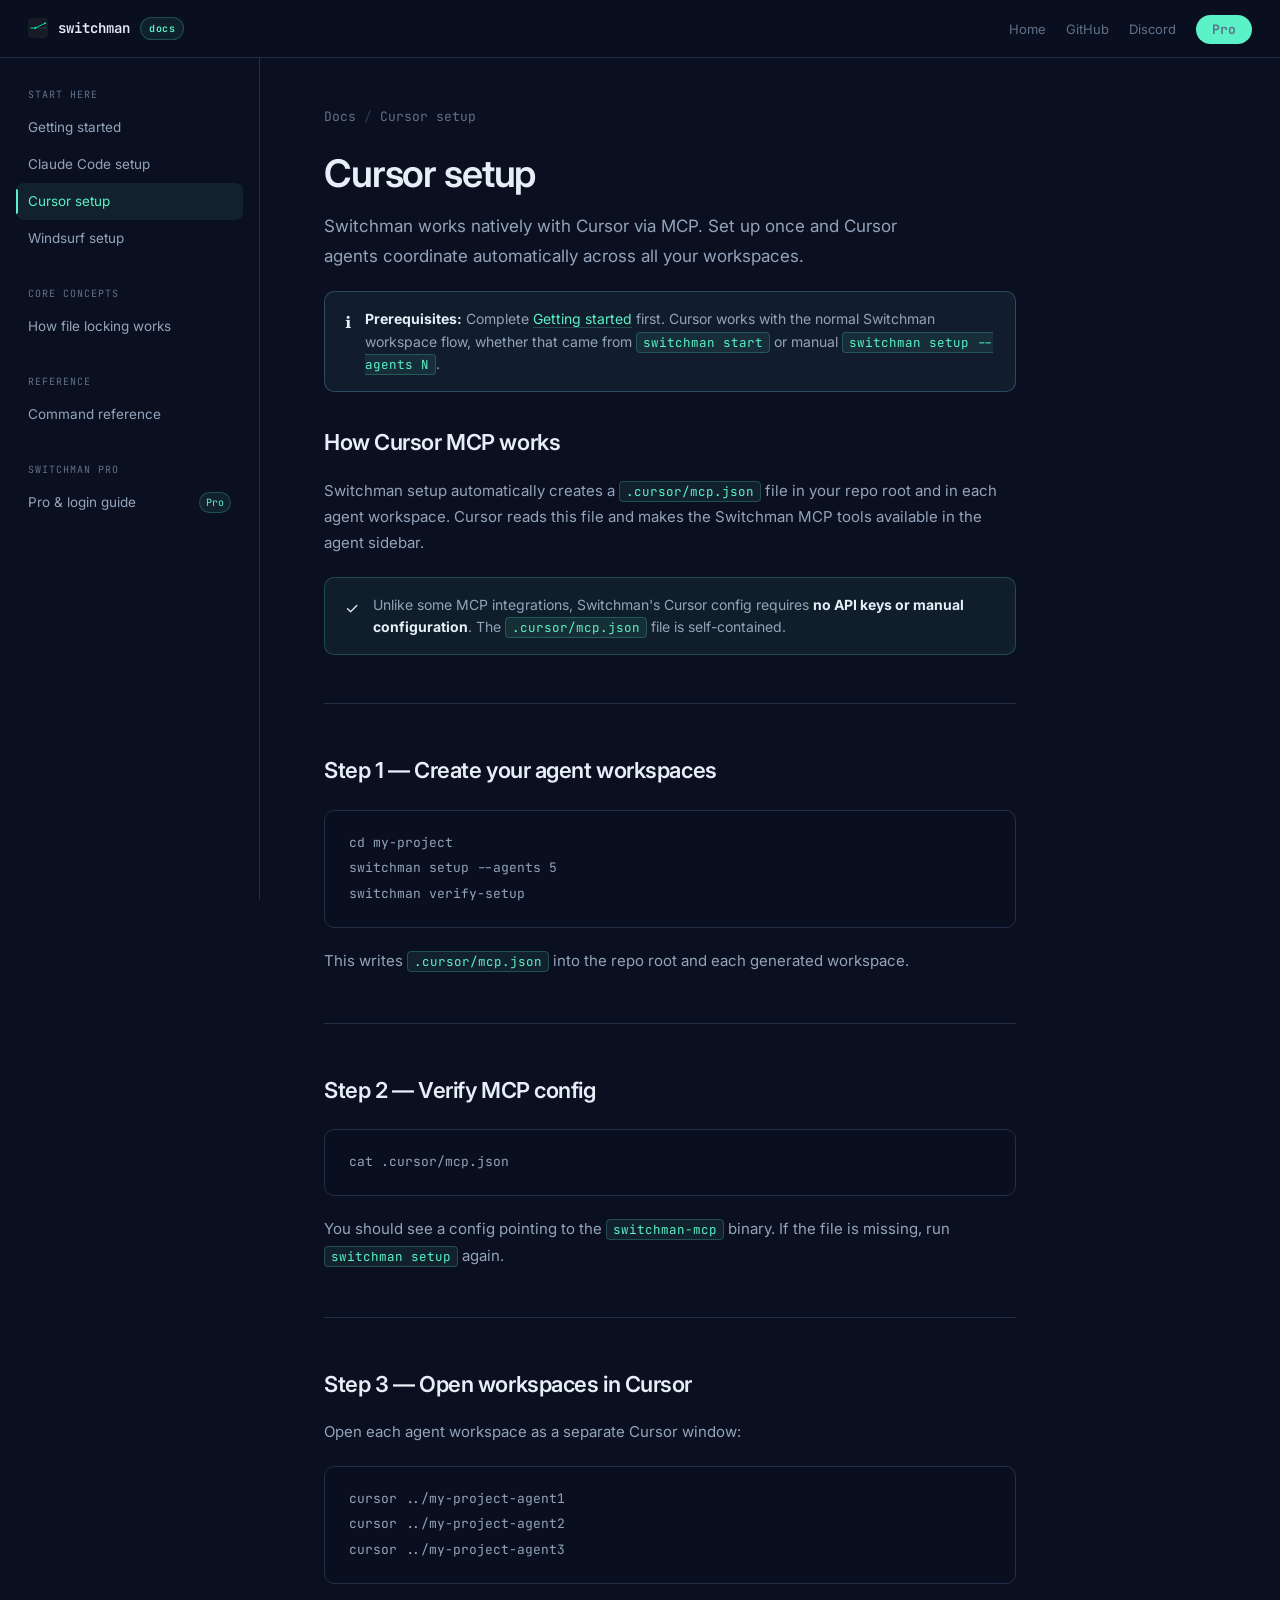
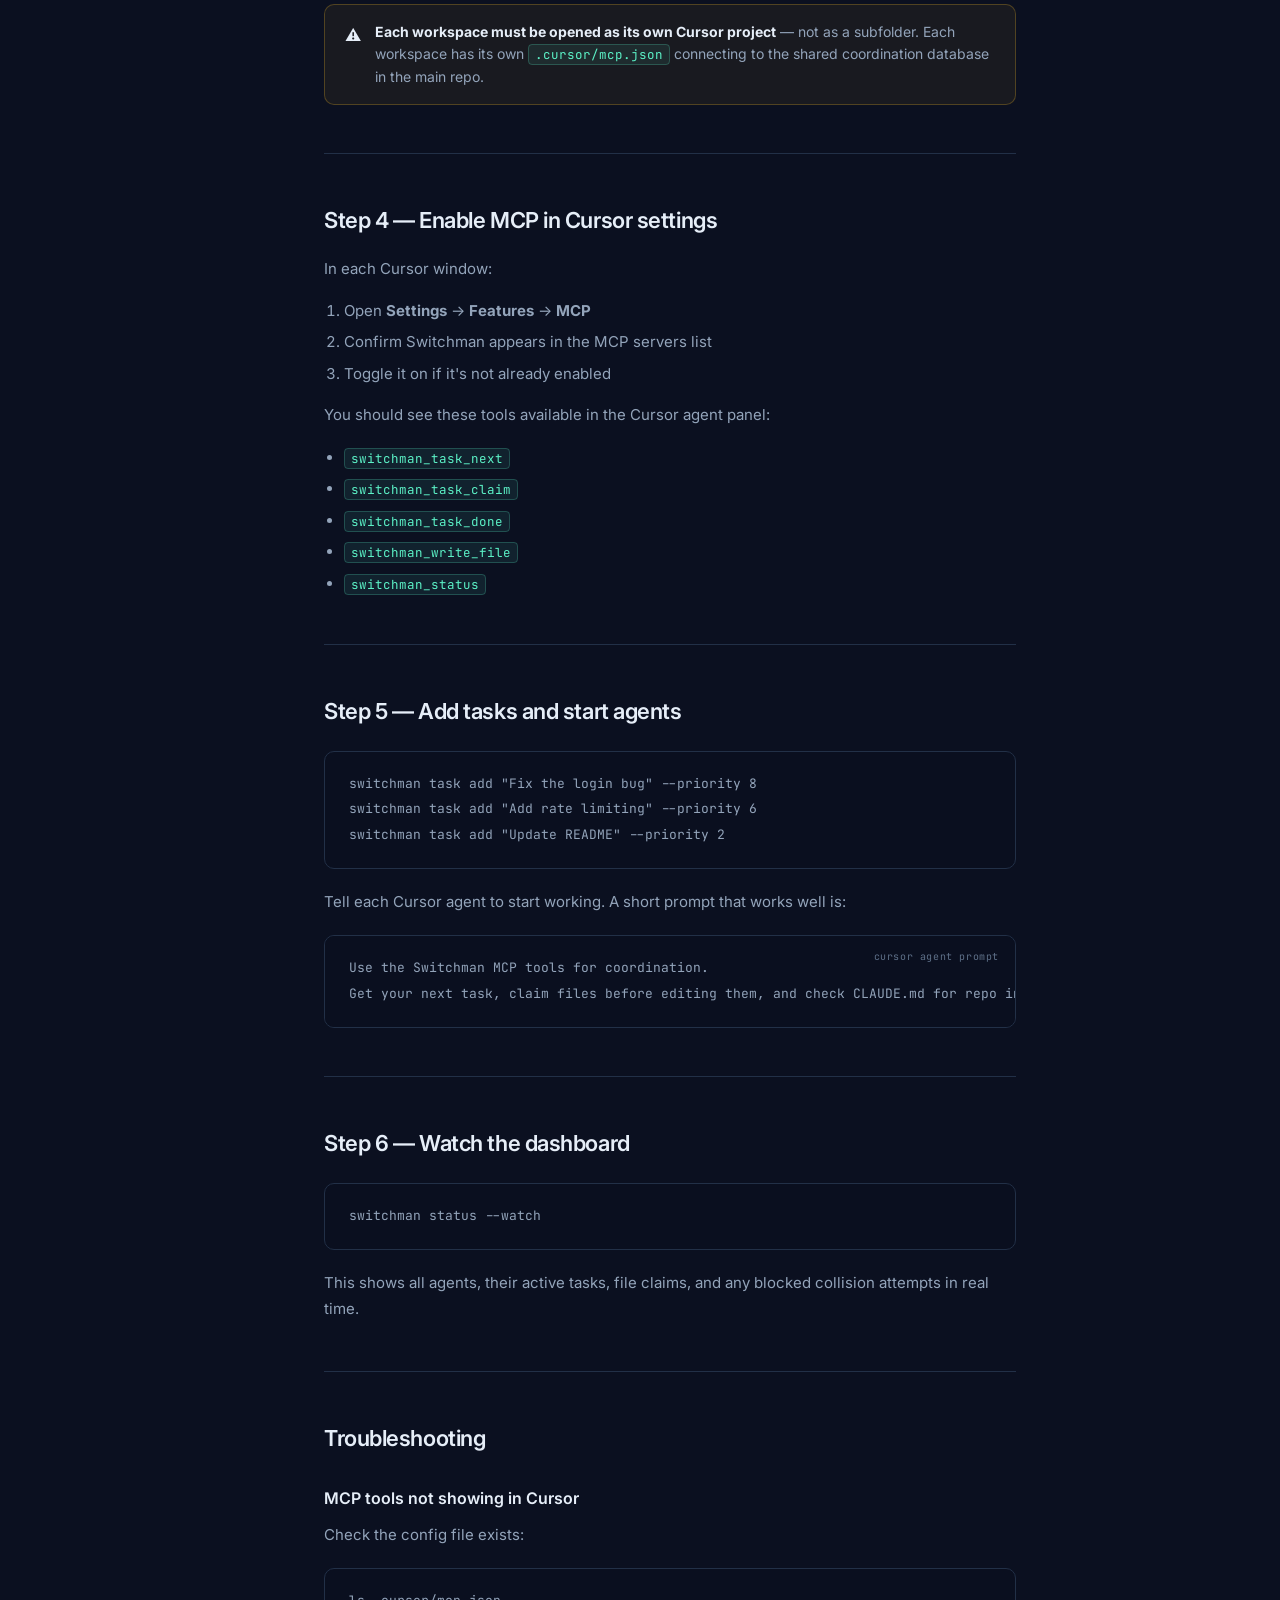
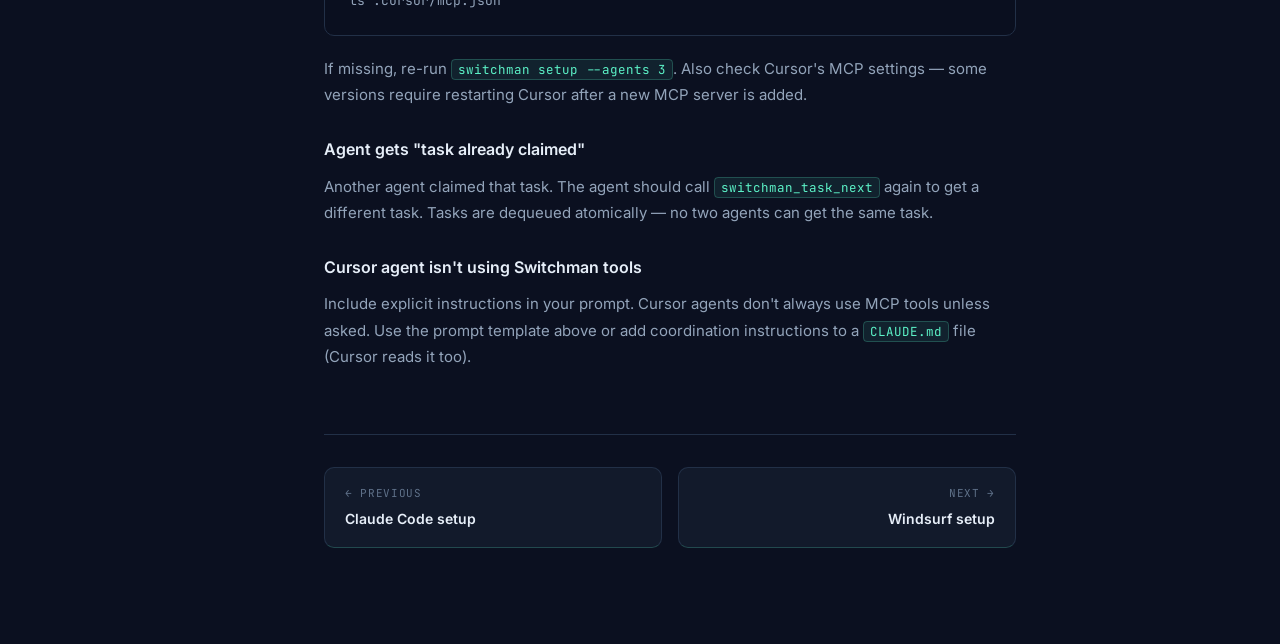
<file: cursor/index.html>
<!DOCTYPE html>
<html lang="en">
<head>
  <meta charset="UTF-8">
  <meta name="viewport" content="width=device-width, initial-scale=1.0">
  <title>Cursor Setup — Switchman Docs</title>
  <meta name="description" content="Set up Switchman with Cursor. Configure MCP and run multiple Cursor agents on one codebase without conflicts.">
  <link rel="canonical" href="https://docs.switchman.dev/cursor/">
  <link rel="icon" type="image/svg+xml" href="/switchman-logo.svg">
  <link rel="preconnect" href="https://fonts.googleapis.com">
  <link rel="preconnect" href="https://fonts.gstatic.com" crossorigin>
  <link href="https://fonts.googleapis.com/css2?family=JetBrains+Mono:wght@300;400;500;600&family=Inter:wght@300;400;500;600&display=swap" rel="stylesheet">
  <link rel="stylesheet" href="../docs.css">
</head>
<body>
<div class="docs-layout">

  <nav class="top-nav">
    <a href="https://switchman.dev" class="nav-logo">
      <img src="/switchman-logo.svg" width="20" height="20" alt="Switchman">
      switchman
      <span class="nav-logo-badge">docs</span>
    </a>
    <ul class="nav-links">
      <li><a href="https://switchman.dev">Home</a></li>
      <li><a href="https://github.com/switchman-dev/switchman">GitHub</a></li>
      <li><a href="https://discord.gg/pnT8BEC4D">Discord</a></li>
      <li><a href="https://switchman.dev/pro" class="nav-install">Pro</a></li>
    </ul>
    <button class="mobile-nav-toggle" id="mob-toggle" aria-label="Open navigation menu">&#9776;</button>
  </nav>

  <aside class="sidebar">
    <div class="sidebar-section">
      <span class="sidebar-label">Start here</span>
      <ul class="sidebar-nav">
        <li><a href="/getting-started/">Getting started</a></li>
        <li><a href="/claude-code/">Claude Code setup</a></li>
        <li><a href="/cursor/" class="active">Cursor setup</a></li>
        <li><a href="/windsurf/">Windsurf setup</a></li>
      </ul>
    </div>
    <div class="sidebar-section">
      <span class="sidebar-label">Core concepts</span>
      <ul class="sidebar-nav">
        <li><a href="/file-locking/">How file locking works</a></li>
      </ul>
    </div>
    <div class="sidebar-section">
      <span class="sidebar-label">Reference</span>
      <ul class="sidebar-nav">
        <li><a href="/command-reference/">Command reference</a></li>
      </ul>
    </div>
    <div class="sidebar-section">
      <span class="sidebar-label">Switchman Pro</span>
      <ul class="sidebar-nav">
        <li><a href="/pro/">Pro &amp; login guide <span class="badge">Pro</span></a></li>
      </ul>
    </div>
  </aside>

  <main class="doc-content">
    <div class="breadcrumb">
      <a href="/">Docs</a>
      <span class="breadcrumb-sep">/</span>
      <span>Cursor setup</span>
    </div>

    <h1>Cursor setup</h1>
    <p class="doc-lead">Switchman works natively with Cursor via MCP. Set up once and Cursor agents coordinate automatically across all your workspaces.</p>

    <div class="callout callout-info">
      <span class="callout-icon">ℹ</span>
      <div class="callout-body"><strong>Prerequisites:</strong> Complete <a href="/getting-started/">Getting started</a> first. Cursor works with the normal Switchman workspace flow, whether that came from <code>switchman start</code> or manual <code>switchman setup --agents N</code>.</div>
    </div>

    <h2>How Cursor MCP works</h2>
    <p>Switchman setup automatically creates a <code>.cursor/mcp.json</code> file in your repo root and in each agent workspace. Cursor reads this file and makes the Switchman MCP tools available in the agent sidebar.</p>

    <div class="callout callout-tip">
      <span class="callout-icon">✓</span>
      <div class="callout-body">Unlike some MCP integrations, Switchman's Cursor config requires <strong>no API keys or manual configuration</strong>. The <code>.cursor/mcp.json</code> file is self-contained.</div>
    </div>

    <h2>Step 1 — Create your agent workspaces</h2>
    <pre><code>cd my-project
switchman setup --agents 5
switchman verify-setup</code></pre>

    <p>This writes <code>.cursor/mcp.json</code> into the repo root and each generated workspace.</p>

    <h2>Step 2 — Verify MCP config</h2>
    <pre><code>cat .cursor/mcp.json</code></pre>

    <p>You should see a config pointing to the <code>switchman-mcp</code> binary. If the file is missing, run <code>switchman setup</code> again.</p>

    <h2>Step 3 — Open workspaces in Cursor</h2>
    <p>Open each agent workspace as a separate Cursor window:</p>
    <pre><code>cursor ../my-project-agent1
cursor ../my-project-agent2
cursor ../my-project-agent3</code></pre>

    <div class="callout callout-warn">
      <span class="callout-icon">⚠</span>
      <div class="callout-body"><strong>Each workspace must be opened as its own Cursor project</strong> — not as a subfolder. Each workspace has its own <code>.cursor/mcp.json</code> connecting to the shared coordination database in the main repo.</div>
    </div>

    <h2>Step 4 — Enable MCP in Cursor settings</h2>
    <p>In each Cursor window:</p>
    <ol>
      <li>Open <strong>Settings</strong> → <strong>Features</strong> → <strong>MCP</strong></li>
      <li>Confirm Switchman appears in the MCP servers list</li>
      <li>Toggle it on if it's not already enabled</li>
    </ol>

    <p>You should see these tools available in the Cursor agent panel:</p>
    <ul>
      <li><code>switchman_task_next</code></li>
      <li><code>switchman_task_claim</code></li>
      <li><code>switchman_task_done</code></li>
      <li><code>switchman_write_file</code></li>
      <li><code>switchman_status</code></li>
    </ul>

    <h2>Step 5 — Add tasks and start agents</h2>
    <pre><code>switchman task add "Fix the login bug" --priority 8
switchman task add "Add rate limiting" --priority 6
switchman task add "Update README" --priority 2</code></pre>

    <p>Tell each Cursor agent to start working. A short prompt that works well is:</p>
    <pre><span class="pre-label">cursor agent prompt</span><code>Use the Switchman MCP tools for coordination.
Get your next task, claim files before editing them, and check CLAUDE.md for repo instructions.</code></pre>

    <h2>Step 6 — Watch the dashboard</h2>
    <pre><code>switchman status --watch</code></pre>

    <p>This shows all agents, their active tasks, file claims, and any blocked collision attempts in real time.</p>

    <h2>Troubleshooting</h2>

    <h3>MCP tools not showing in Cursor</h3>
    <p>Check the config file exists:</p>
    <pre><code>ls .cursor/mcp.json</code></pre>
    <p>If missing, re-run <code>switchman setup --agents 3</code>. Also check Cursor's MCP settings — some versions require restarting Cursor after a new MCP server is added.</p>

    <h3>Agent gets "task already claimed"</h3>
    <p>Another agent claimed that task. The agent should call <code>switchman_task_next</code> again to get a different task. Tasks are dequeued atomically — no two agents can get the same task.</p>

    <h3>Cursor agent isn't using Switchman tools</h3>
    <p>Include explicit instructions in your prompt. Cursor agents don't always use MCP tools unless asked. Use the prompt template above or add coordination instructions to a <code>CLAUDE.md</code> file (Cursor reads it too).</p>

    <nav class="page-nav">
      <a href="/claude-code/" class="page-nav-card">
        <div class="page-nav-label">← Previous</div>
        <div class="page-nav-title">Claude Code setup</div>
      </a>
      <a href="/windsurf/" class="page-nav-card next">
        <div class="page-nav-label">Next →</div>
        <div class="page-nav-title">Windsurf setup</div>
      </a>
    </nav>
  </main>

</div>
<script src="../docs.js"></script>
</body>
</html>
</file>
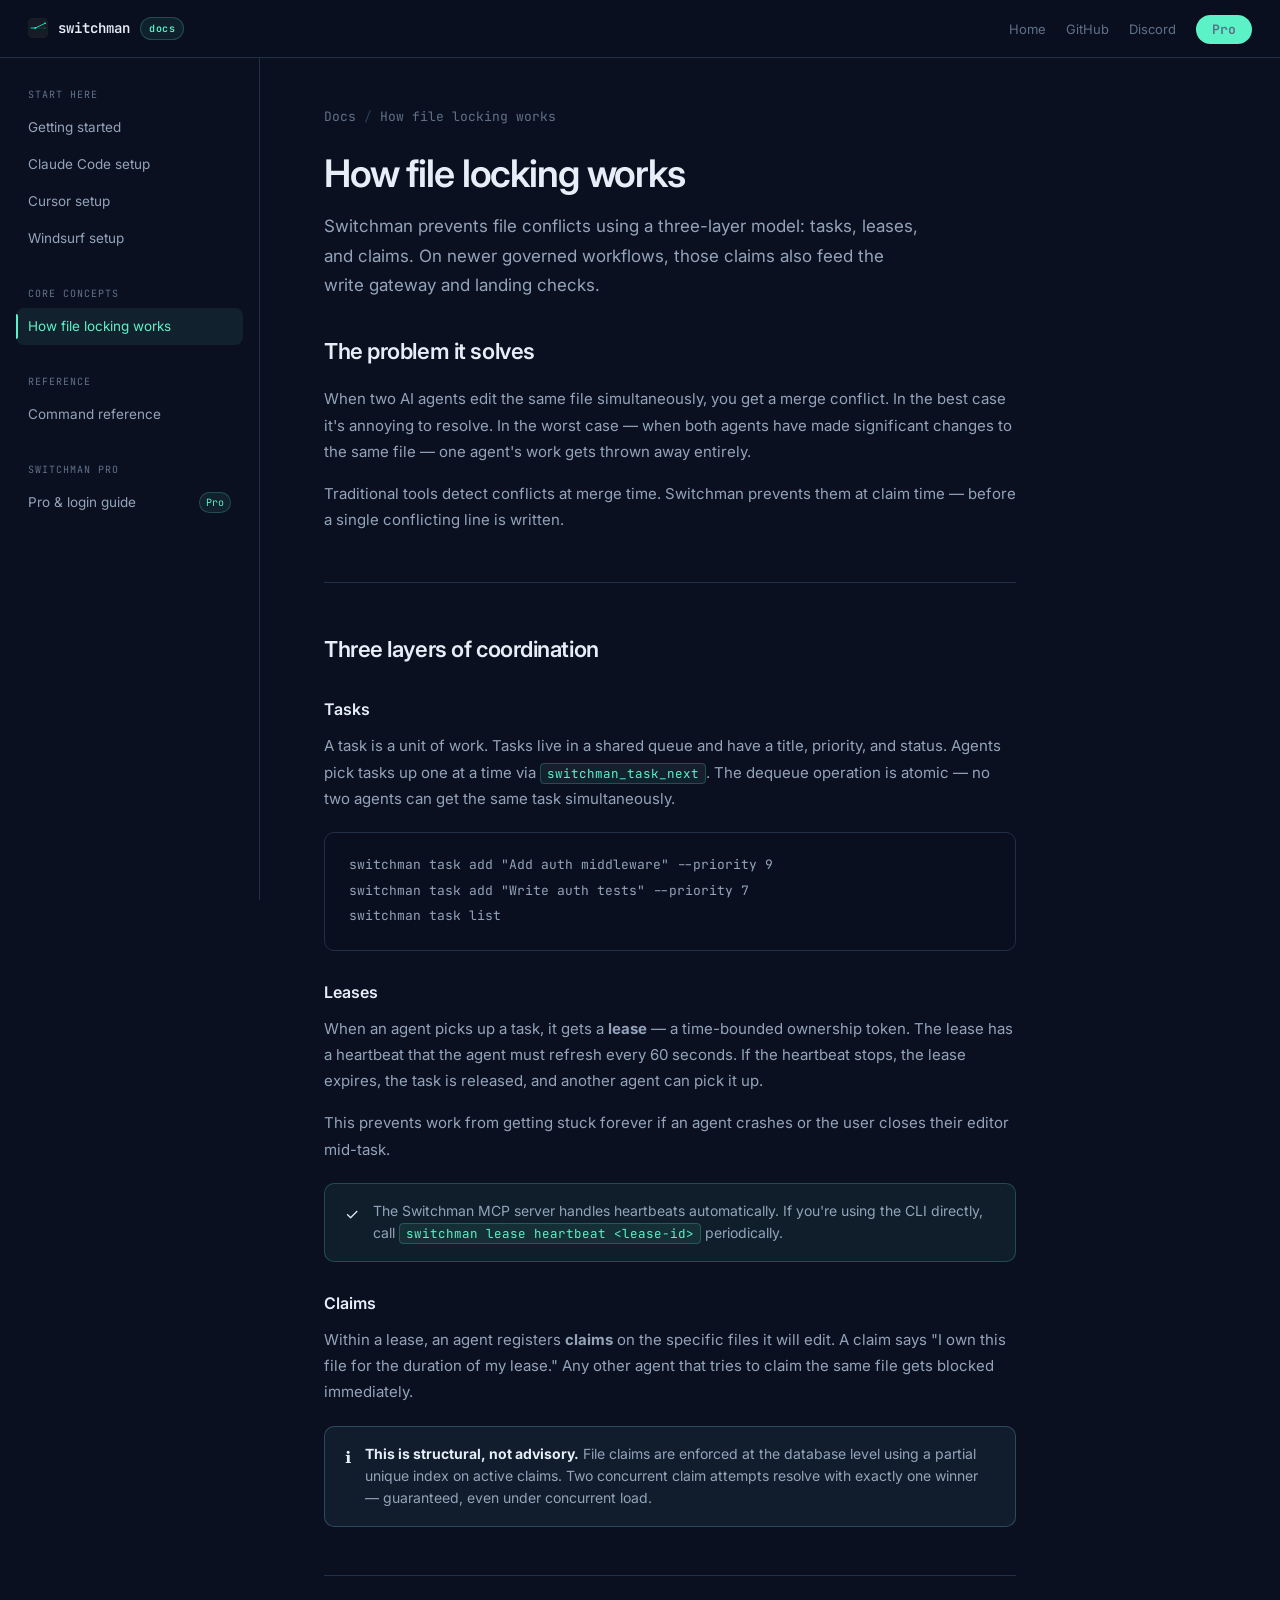
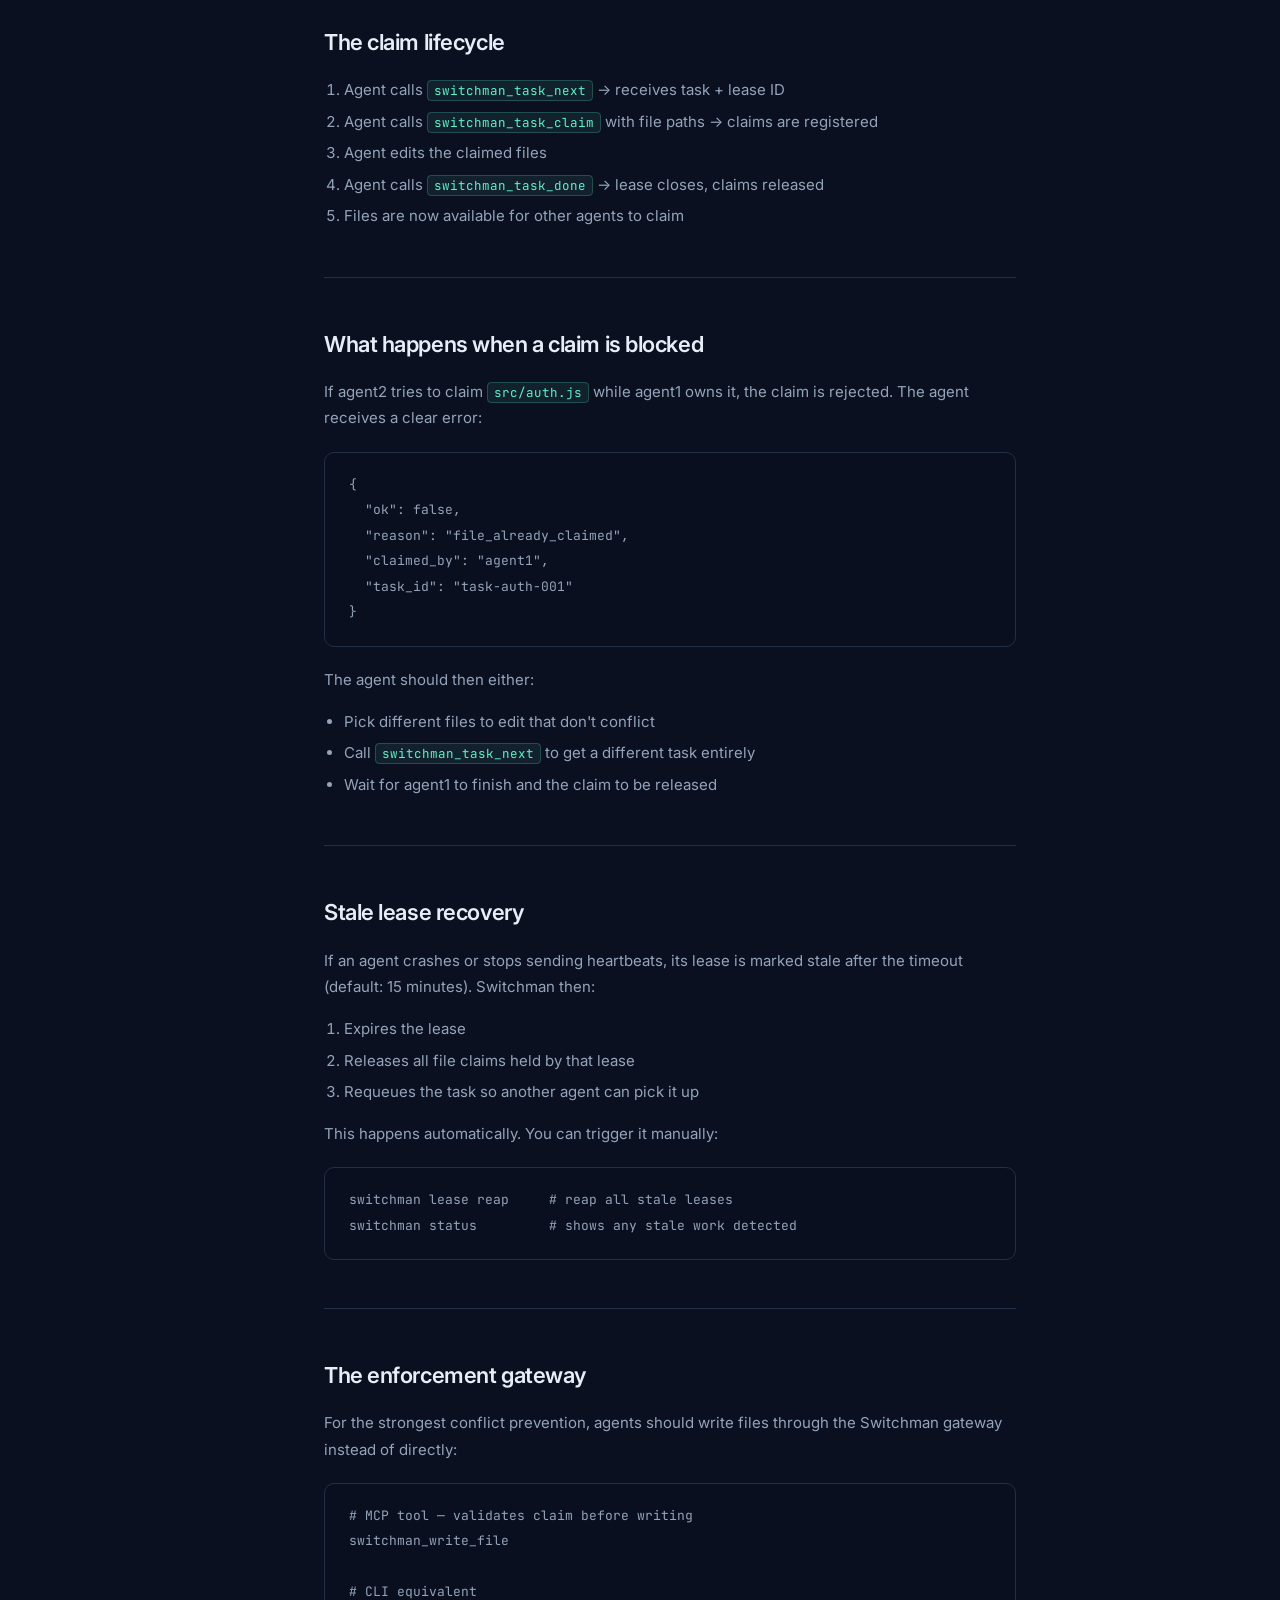
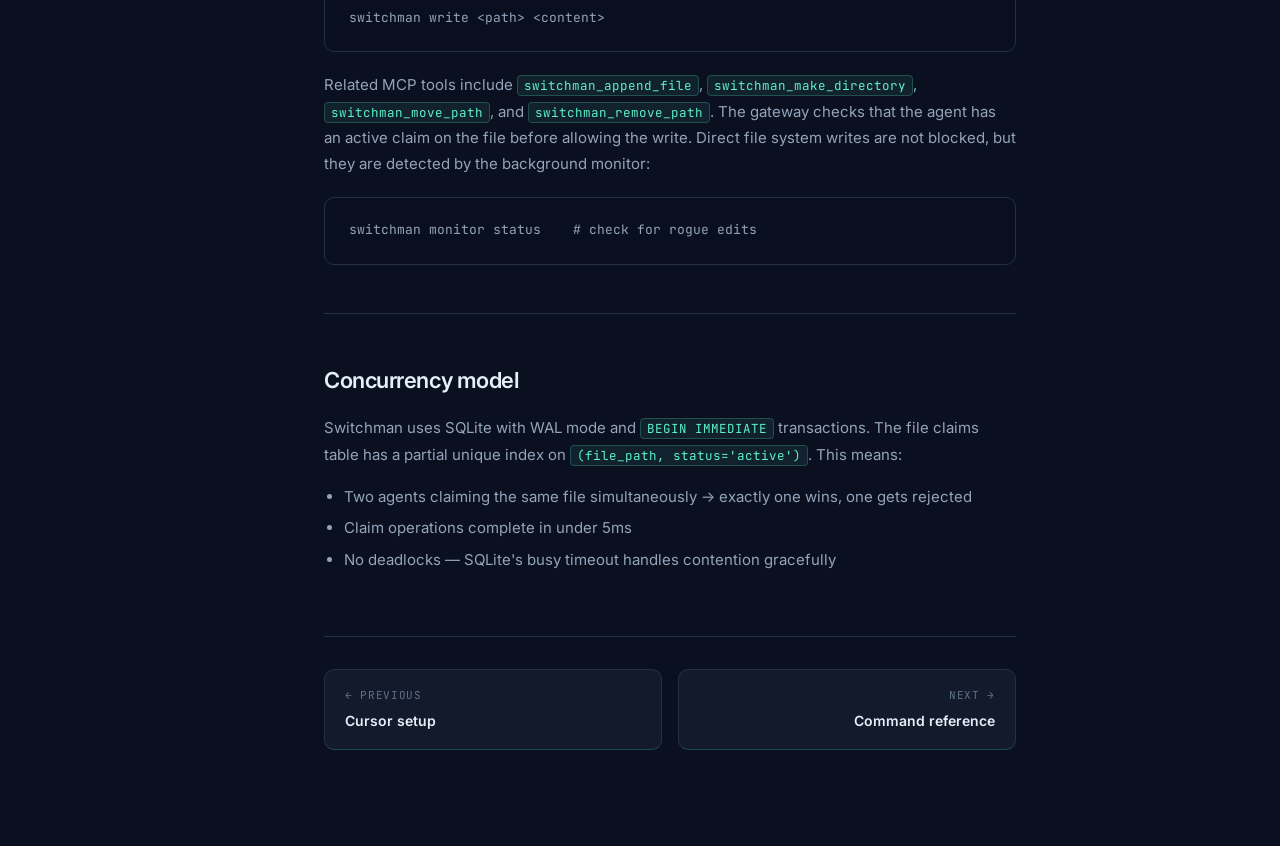
<file: file-locking/index.html>
<!DOCTYPE html>
<html lang="en">
<head>
  <meta charset="UTF-8">
  <meta name="viewport" content="width=device-width, initial-scale=1.0">
  <title>How File Locking Works — Switchman Docs</title>
  <meta name="description" content="Understand how Switchman's file locking, leases, and claims prevent conflicts between parallel AI coding agents.">
  <link rel="canonical" href="https://docs.switchman.dev/file-locking/">
  <link rel="icon" type="image/svg+xml" href="/switchman-logo.svg">
  <link rel="preconnect" href="https://fonts.googleapis.com">
  <link rel="preconnect" href="https://fonts.gstatic.com" crossorigin>
  <link href="https://fonts.googleapis.com/css2?family=JetBrains+Mono:wght@300;400;500;600&family=Inter:wght@300;400;500;600&display=swap" rel="stylesheet">
  <link rel="stylesheet" href="../docs.css">
</head>
<body>
<div class="docs-layout">

  <nav class="top-nav">
    <a href="https://switchman.dev" class="nav-logo">
      <img src="/switchman-logo.svg" width="20" height="20" alt="Switchman">
      switchman
      <span class="nav-logo-badge">docs</span>
    </a>
    <ul class="nav-links">
      <li><a href="https://switchman.dev">Home</a></li>
      <li><a href="https://github.com/switchman-dev/switchman">GitHub</a></li>
      <li><a href="https://discord.gg/pnT8BEC4D">Discord</a></li>
      <li><a href="https://switchman.dev/pro" class="nav-install">Pro</a></li>
    </ul>
    <button class="mobile-nav-toggle" id="mob-toggle" aria-label="Open navigation menu">&#9776;</button>
  </nav>

  <aside class="sidebar">
    <div class="sidebar-section">
      <span class="sidebar-label">Start here</span>
      <ul class="sidebar-nav">
        <li><a href="/getting-started/">Getting started</a></li>
        <li><a href="/claude-code/">Claude Code setup</a></li>
        <li><a href="/cursor/">Cursor setup</a></li>
        <li><a href="/windsurf/">Windsurf setup</a></li>
      </ul>
    </div>
    <div class="sidebar-section">
      <span class="sidebar-label">Core concepts</span>
      <ul class="sidebar-nav">
        <li><a href="/file-locking/" class="active">How file locking works</a></li>
      </ul>
    </div>
    <div class="sidebar-section">
      <span class="sidebar-label">Reference</span>
      <ul class="sidebar-nav">
        <li><a href="/command-reference/">Command reference</a></li>
      </ul>
    </div>
    <div class="sidebar-section">
      <span class="sidebar-label">Switchman Pro</span>
      <ul class="sidebar-nav">
        <li><a href="/pro/">Pro &amp; login guide <span class="badge">Pro</span></a></li>
      </ul>
    </div>
  </aside>

  <main class="doc-content">
    <div class="breadcrumb">
      <a href="/">Docs</a>
      <span class="breadcrumb-sep">/</span>
      <span>How file locking works</span>
    </div>

    <h1>How file locking works</h1>
    <p class="doc-lead">Switchman prevents file conflicts using a three-layer model: tasks, leases, and claims. On newer governed workflows, those claims also feed the write gateway and landing checks.</p>

    <h2>The problem it solves</h2>
    <p>When two AI agents edit the same file simultaneously, you get a merge conflict. In the best case it's annoying to resolve. In the worst case — when both agents have made significant changes to the same file — one agent's work gets thrown away entirely.</p>
    <p>Traditional tools detect conflicts at merge time. Switchman prevents them at claim time — before a single conflicting line is written.</p>

    <h2>Three layers of coordination</h2>

    <h3>Tasks</h3>
    <p>A task is a unit of work. Tasks live in a shared queue and have a title, priority, and status. Agents pick tasks up one at a time via <code>switchman_task_next</code>. The dequeue operation is atomic — no two agents can get the same task simultaneously.</p>
    <pre><code>switchman task add "Add auth middleware" --priority 9
switchman task add "Write auth tests" --priority 7
switchman task list</code></pre>

    <h3>Leases</h3>
    <p>When an agent picks up a task, it gets a <strong>lease</strong> — a time-bounded ownership token. The lease has a heartbeat that the agent must refresh every 60 seconds. If the heartbeat stops, the lease expires, the task is released, and another agent can pick it up.</p>
    <p>This prevents work from getting stuck forever if an agent crashes or the user closes their editor mid-task.</p>

    <div class="callout callout-tip">
      <span class="callout-icon">✓</span>
      <div class="callout-body">The Switchman MCP server handles heartbeats automatically. If you're using the CLI directly, call <code>switchman lease heartbeat &lt;lease-id&gt;</code> periodically.</div>
    </div>

    <h3>Claims</h3>
    <p>Within a lease, an agent registers <strong>claims</strong> on the specific files it will edit. A claim says "I own this file for the duration of my lease." Any other agent that tries to claim the same file gets blocked immediately.</p>

    <div class="callout callout-info">
      <span class="callout-icon">ℹ</span>
      <div class="callout-body"><strong>This is structural, not advisory.</strong> File claims are enforced at the database level using a partial unique index on active claims. Two concurrent claim attempts resolve with exactly one winner — guaranteed, even under concurrent load.</div>
    </div>

    <h2>The claim lifecycle</h2>
    <ol>
      <li>Agent calls <code>switchman_task_next</code> → receives task + lease ID</li>
      <li>Agent calls <code>switchman_task_claim</code> with file paths → claims are registered</li>
      <li>Agent edits the claimed files</li>
      <li>Agent calls <code>switchman_task_done</code> → lease closes, claims released</li>
      <li>Files are now available for other agents to claim</li>
    </ol>

    <h2>What happens when a claim is blocked</h2>
    <p>If agent2 tries to claim <code>src/auth.js</code> while agent1 owns it, the claim is rejected. The agent receives a clear error:</p>
    <pre><code>{
  "ok": false,
  "reason": "file_already_claimed",
  "claimed_by": "agent1",
  "task_id": "task-auth-001"
}</code></pre>
    <p>The agent should then either:</p>
    <ul>
      <li>Pick different files to edit that don't conflict</li>
      <li>Call <code>switchman_task_next</code> to get a different task entirely</li>
      <li>Wait for agent1 to finish and the claim to be released</li>
    </ul>

    <h2>Stale lease recovery</h2>
    <p>If an agent crashes or stops sending heartbeats, its lease is marked stale after the timeout (default: 15 minutes). Switchman then:</p>
    <ol>
      <li>Expires the lease</li>
      <li>Releases all file claims held by that lease</li>
      <li>Requeues the task so another agent can pick it up</li>
    </ol>
    <p>This happens automatically. You can trigger it manually:</p>
    <pre><code>switchman lease reap     # reap all stale leases
switchman status         # shows any stale work detected</code></pre>

    <h2>The enforcement gateway</h2>
    <p>For the strongest conflict prevention, agents should write files through the Switchman gateway instead of directly:</p>
    <pre><code># MCP tool — validates claim before writing
switchman_write_file

# CLI equivalent
switchman write &lt;path&gt; &lt;content&gt;</code></pre>
    <p>Related MCP tools include <code>switchman_append_file</code>, <code>switchman_make_directory</code>, <code>switchman_move_path</code>, and <code>switchman_remove_path</code>. The gateway checks that the agent has an active claim on the file before allowing the write. Direct file system writes are not blocked, but they are detected by the background monitor:</p>
    <pre><code>switchman monitor status    # check for rogue edits</code></pre>

    <h2>Concurrency model</h2>
    <p>Switchman uses SQLite with WAL mode and <code>BEGIN IMMEDIATE</code> transactions. The file claims table has a partial unique index on <code>(file_path, status='active')</code>. This means:</p>
    <ul>
      <li>Two agents claiming the same file simultaneously → exactly one wins, one gets rejected</li>
      <li>Claim operations complete in under 5ms</li>
      <li>No deadlocks — SQLite's busy timeout handles contention gracefully</li>
    </ul>

    <nav class="page-nav">
      <a href="/cursor/" class="page-nav-card">
        <div class="page-nav-label">← Previous</div>
        <div class="page-nav-title">Cursor setup</div>
      </a>
      <a href="/command-reference/" class="page-nav-card next">
        <div class="page-nav-label">Next →</div>
        <div class="page-nav-title">Command reference</div>
      </a>
    </nav>
  </main>

</div>
<script src="../docs.js"></script>
</body>
</html>
</file>
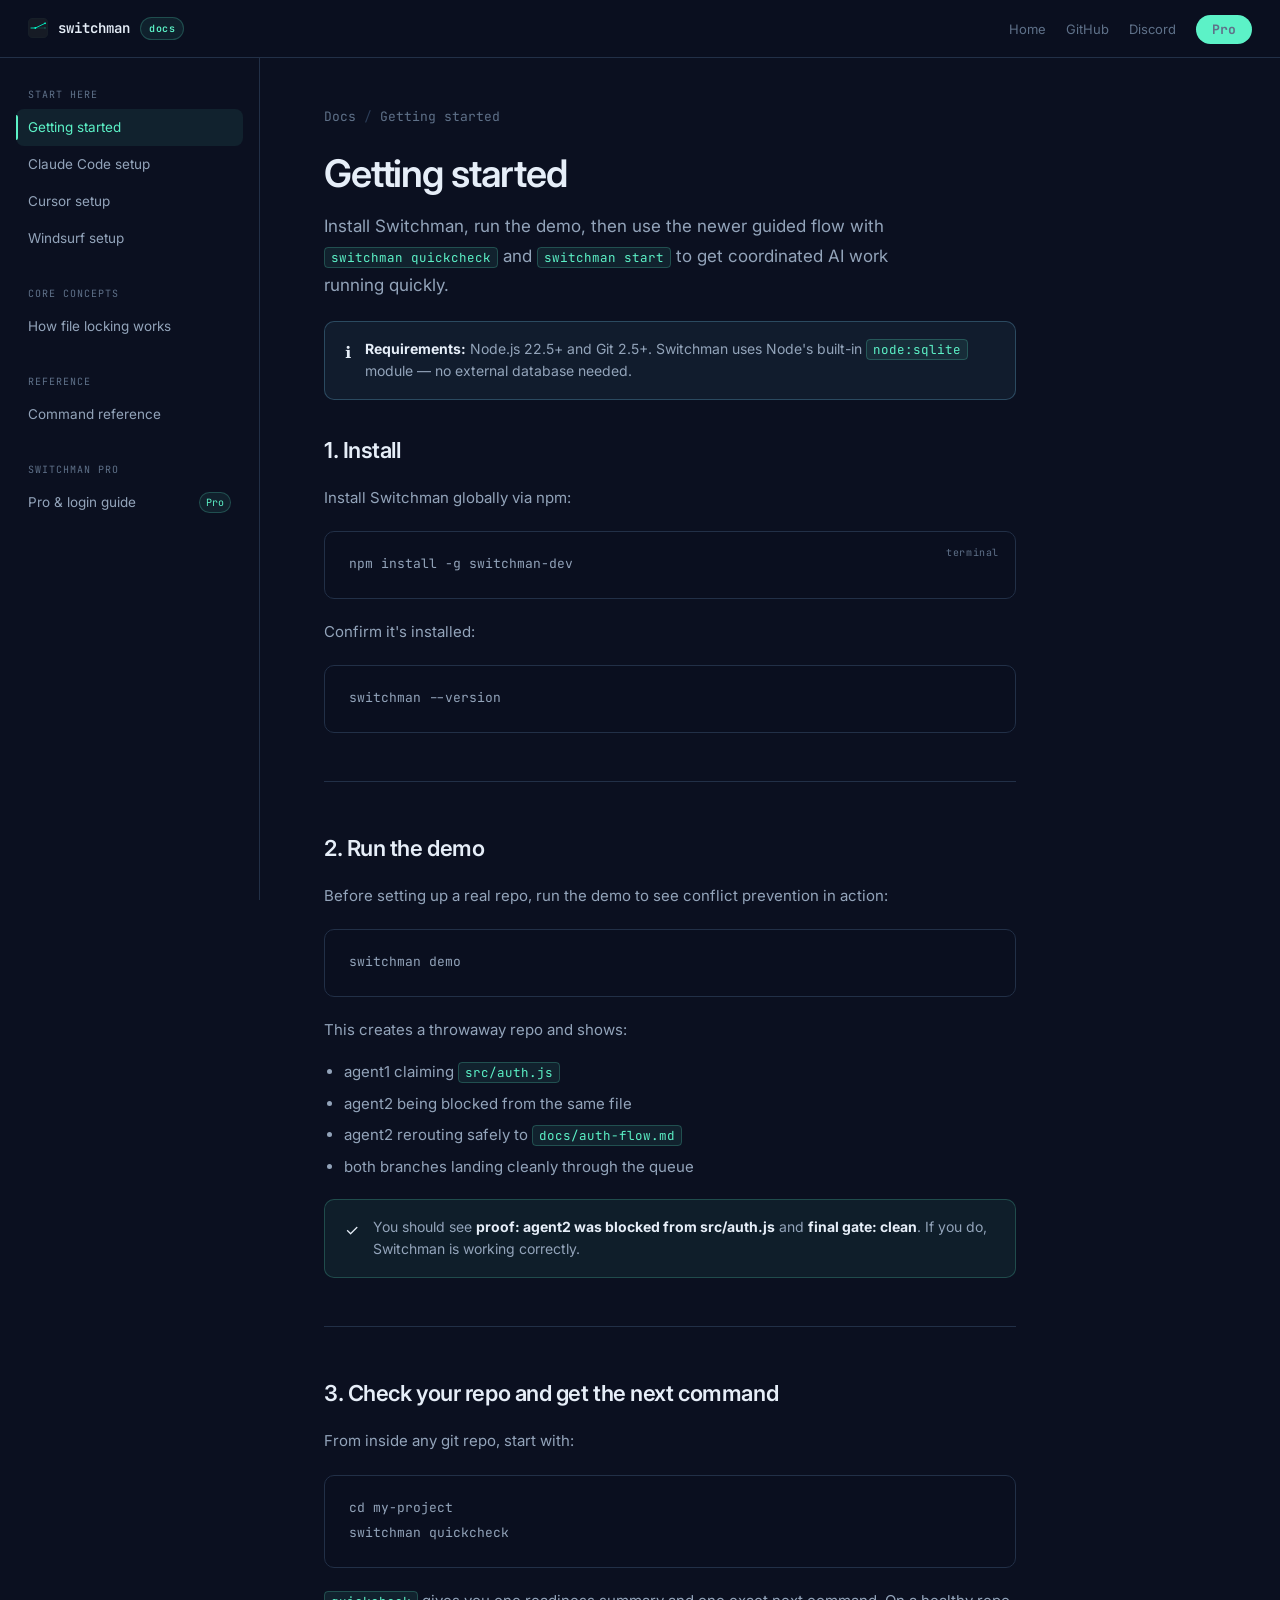
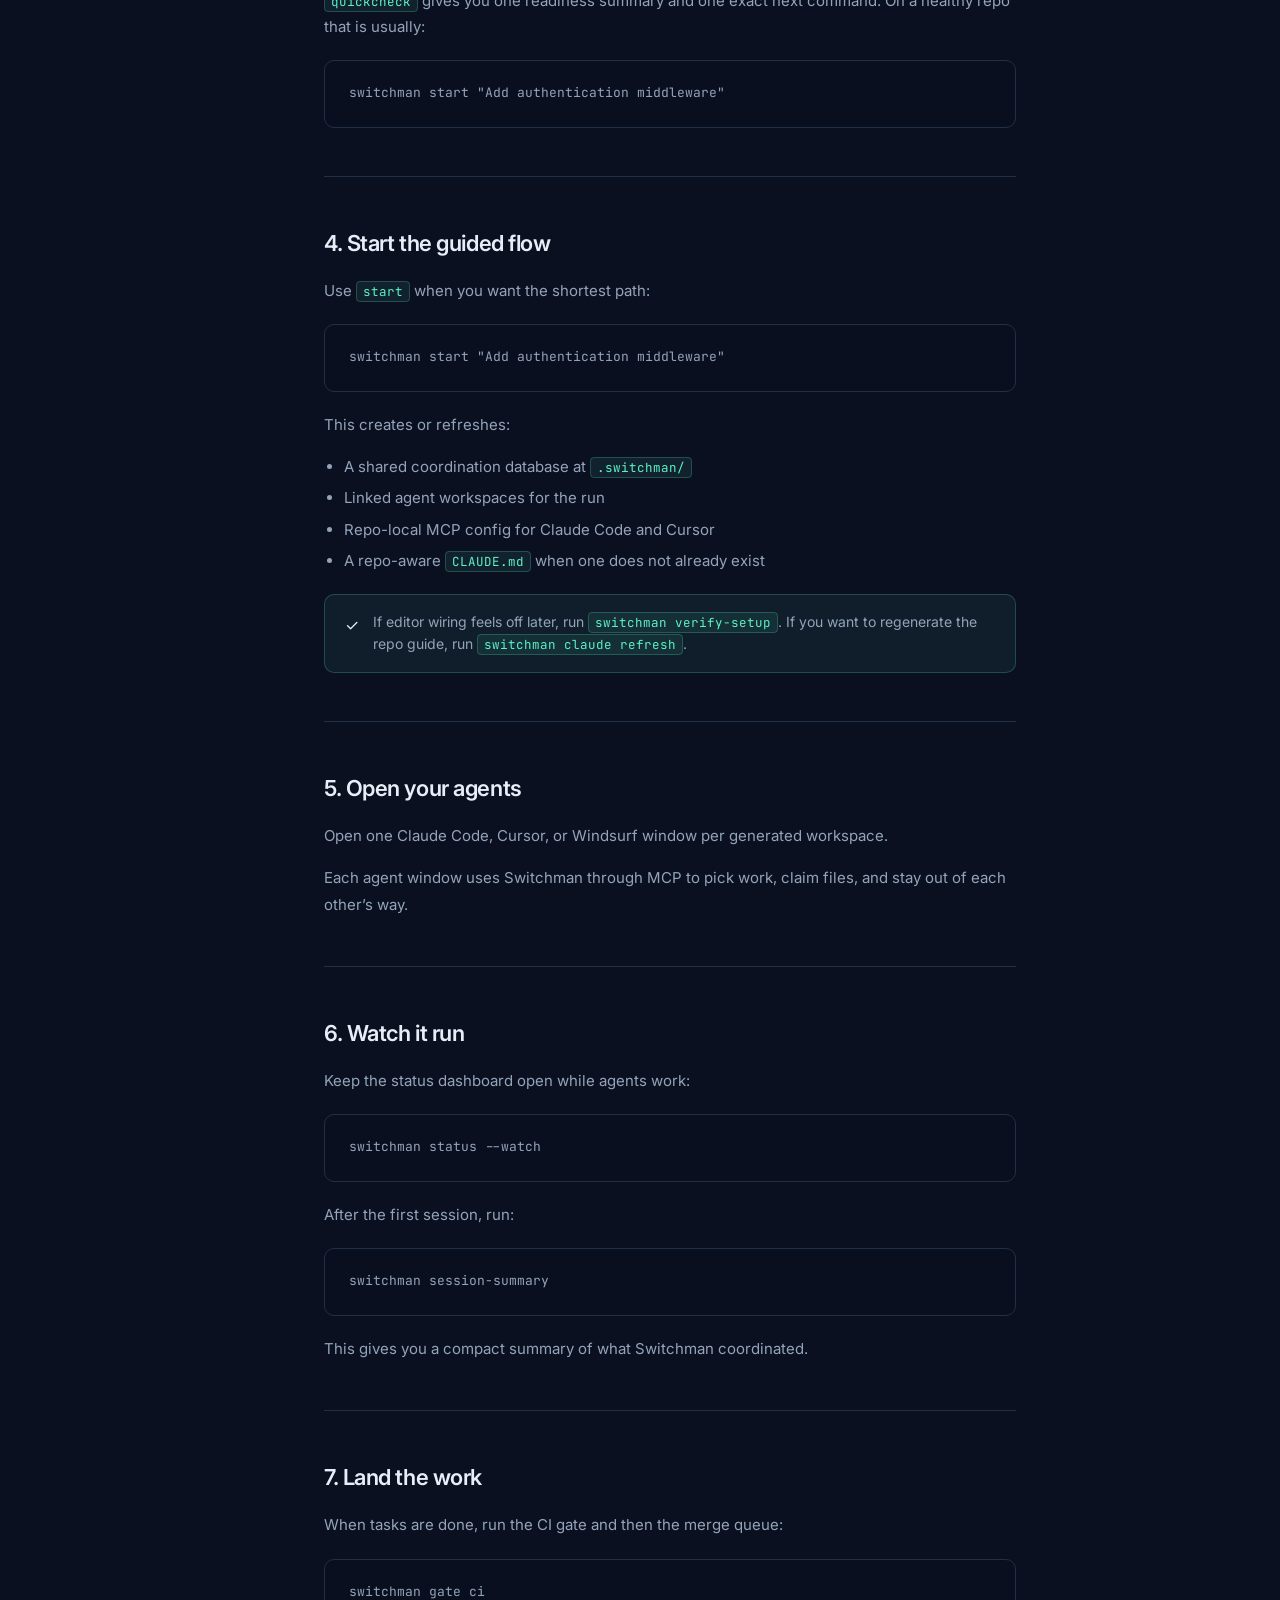
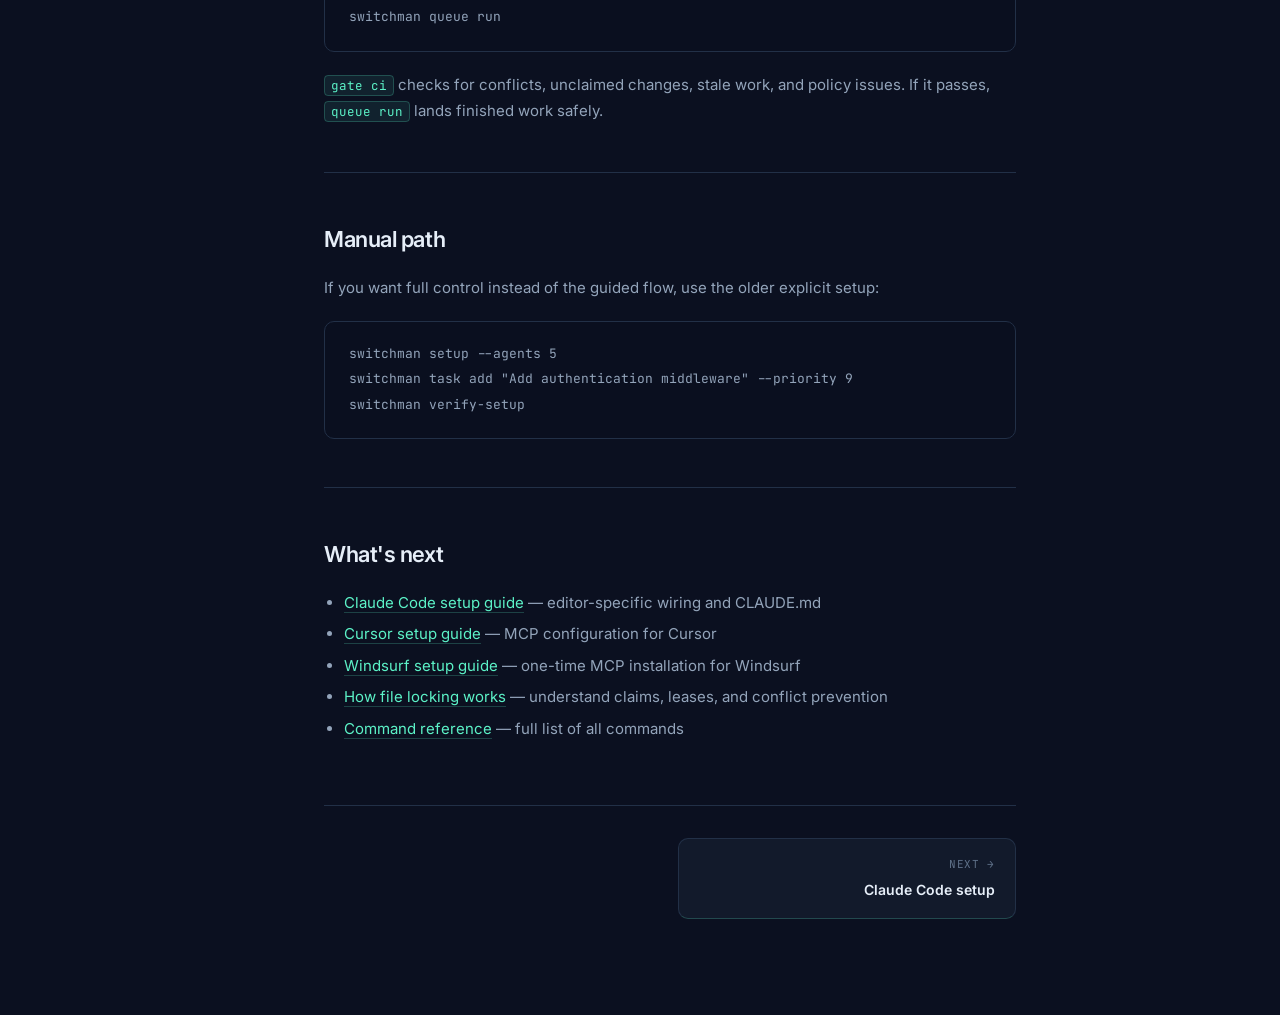
<file: getting-started/index.html>
<!DOCTYPE html>
<html lang="en">
<head>
  <meta charset="UTF-8">
  <meta name="viewport" content="width=device-width, initial-scale=1.0">
  <title>Getting Started — Switchman Docs</title>
  <meta name="description" content="Install Switchman, run the demo, and have multiple AI coding agents coordinating on your repo in under 5 minutes.">
  <link rel="canonical" href="https://docs.switchman.dev/getting-started/">
  <link rel="icon" type="image/svg+xml" href="/switchman-logo.svg">
  <link rel="preconnect" href="https://fonts.googleapis.com">
  <link rel="preconnect" href="https://fonts.gstatic.com" crossorigin>
  <link href="https://fonts.googleapis.com/css2?family=JetBrains+Mono:wght@300;400;500;600&family=Inter:wght@300;400;500;600&display=swap" rel="stylesheet">
  <link rel="stylesheet" href="../docs.css">
</head>
<body>
<div class="docs-layout">

  <!-- TOP NAV -->
  <nav class="top-nav">
    <a href="https://switchman.dev" class="nav-logo">
      <img src="/switchman-logo.svg" width="20" height="20" alt="Switchman">
      switchman
      <span class="nav-logo-badge">docs</span>
    </a>
    <ul class="nav-links">
      <li><a href="https://switchman.dev">Home</a></li>
      <li><a href="https://github.com/switchman-dev/switchman">GitHub</a></li>
      <li><a href="https://discord.gg/pnT8BEC4D">Discord</a></li>
      <li><a href="https://switchman.dev/pro" class="nav-install">Pro</a></li>
    </ul>
    <button class="mobile-nav-toggle" id="mob-toggle" aria-label="Open navigation menu">&#9776;</button>
  </nav>

  <!-- SIDEBAR -->
  <aside class="sidebar">
    <div class="sidebar-section">
      <span class="sidebar-label">Start here</span>
      <ul class="sidebar-nav">
        <li><a href="/getting-started/" class="active">Getting started</a></li>
        <li><a href="/claude-code/">Claude Code setup</a></li>
        <li><a href="/cursor/">Cursor setup</a></li>
        <li><a href="/windsurf/">Windsurf setup</a></li>
      </ul>
    </div>
    <div class="sidebar-section">
      <span class="sidebar-label">Core concepts</span>
      <ul class="sidebar-nav">
        <li><a href="/file-locking/">How file locking works</a></li>
      </ul>
    </div>
    <div class="sidebar-section">
      <span class="sidebar-label">Reference</span>
      <ul class="sidebar-nav">
        <li><a href="/command-reference/">Command reference</a></li>
      </ul>
    </div>
    <div class="sidebar-section">
      <span class="sidebar-label">Switchman Pro</span>
      <ul class="sidebar-nav">
        <li><a href="/pro/">Pro &amp; login guide <span class="badge">Pro</span></a></li>
      </ul>
    </div>
  </aside>

  <!-- CONTENT -->
  <main class="doc-content">
    <div class="breadcrumb">
      <a href="/">Docs</a>
      <span class="breadcrumb-sep">/</span>
      <span>Getting started</span>
    </div>

    <h1>Getting started</h1>
    <p class="doc-lead">Install Switchman, run the demo, then use the newer guided flow with <code>switchman quickcheck</code> and <code>switchman start</code> to get coordinated AI work running quickly.</p>

    <div class="callout callout-info">
      <span class="callout-icon">ℹ</span>
      <div class="callout-body"><strong>Requirements:</strong> Node.js 22.5+ and Git 2.5+. Switchman uses Node's built-in <code>node:sqlite</code> module — no external database needed.</div>
    </div>

    <h2>1. Install</h2>
    <p>Install Switchman globally via npm:</p>
    <pre><span class="pre-label">terminal</span><code>npm install -g switchman-dev</code></pre>

    <p>Confirm it's installed:</p>
    <pre><code>switchman --version</code></pre>

    <h2>2. Run the demo</h2>
    <p>Before setting up a real repo, run the demo to see conflict prevention in action:</p>
    <pre><code>switchman demo</code></pre>

    <p>This creates a throwaway repo and shows:</p>
    <ul>
      <li>agent1 claiming <code>src/auth.js</code></li>
      <li>agent2 being blocked from the same file</li>
      <li>agent2 rerouting safely to <code>docs/auth-flow.md</code></li>
      <li>both branches landing cleanly through the queue</li>
    </ul>

    <div class="callout callout-tip">
      <span class="callout-icon">✓</span>
      <div class="callout-body">You should see <strong>proof: agent2 was blocked from src/auth.js</strong> and <strong>final gate: clean</strong>. If you do, Switchman is working correctly.</div>
    </div>

    <h2>3. Check your repo and get the next command</h2>
    <p>From inside any git repo, start with:</p>
    <pre><code>cd my-project
switchman quickcheck</code></pre>

    <p><code>quickcheck</code> gives you one readiness summary and one exact next command. On a healthy repo that is usually:</p>
    <pre><code>switchman start "Add authentication middleware"</code></pre>

    <h2>4. Start the guided flow</h2>
    <p>Use <code>start</code> when you want the shortest path:</p>
    <pre><code>switchman start "Add authentication middleware"</code></pre>

    <p>This creates or refreshes:</p>
    <ul>
      <li>A shared coordination database at <code>.switchman/</code></li>
      <li>Linked agent workspaces for the run</li>
      <li>Repo-local MCP config for Claude Code and Cursor</li>
      <li>A repo-aware <code>CLAUDE.md</code> when one does not already exist</li>
    </ul>

    <div class="callout callout-tip">
      <span class="callout-icon">✓</span>
      <div class="callout-body">If editor wiring feels off later, run <code>switchman verify-setup</code>. If you want to regenerate the repo guide, run <code>switchman claude refresh</code>.</div>
    </div>

    <h2>5. Open your agents</h2>
    <p>Open one Claude Code, Cursor, or Windsurf window per generated workspace.</p>

    <p>Each agent window uses Switchman through MCP to pick work, claim files, and stay out of each other’s way.</p>

    <h2>6. Watch it run</h2>
    <p>Keep the status dashboard open while agents work:</p>
    <pre><code>switchman status --watch</code></pre>

    <p>After the first session, run:</p>
    <pre><code>switchman session-summary</code></pre>

    <p>This gives you a compact summary of what Switchman coordinated.</p>

    <h2>7. Land the work</h2>
    <p>When tasks are done, run the CI gate and then the merge queue:</p>
    <pre><code>switchman gate ci
switchman queue run</code></pre>

    <p><code>gate ci</code> checks for conflicts, unclaimed changes, stale work, and policy issues. If it passes, <code>queue run</code> lands finished work safely.</p>

    <h2>Manual path</h2>
    <p>If you want full control instead of the guided flow, use the older explicit setup:</p>
    <pre><code>switchman setup --agents 5
switchman task add "Add authentication middleware" --priority 9
switchman verify-setup</code></pre>

    <h2>What's next</h2>
    <ul>
      <li><a href="/claude-code/">Claude Code setup guide</a> — editor-specific wiring and CLAUDE.md</li>
      <li><a href="/cursor/">Cursor setup guide</a> — MCP configuration for Cursor</li>
      <li><a href="/windsurf/">Windsurf setup guide</a> — one-time MCP installation for Windsurf</li>
      <li><a href="/file-locking/">How file locking works</a> — understand claims, leases, and conflict prevention</li>
      <li><a href="/command-reference/">Command reference</a> — full list of all commands</li>
    </ul>

    <nav class="page-nav">
      <div></div>
      <a href="/claude-code/" class="page-nav-card next">
        <div class="page-nav-label">Next →</div>
        <div class="page-nav-title">Claude Code setup</div>
      </a>
    </nav>
  </main>

</div>
<script src="../docs.js"></script>
</body>
</html>
</file>
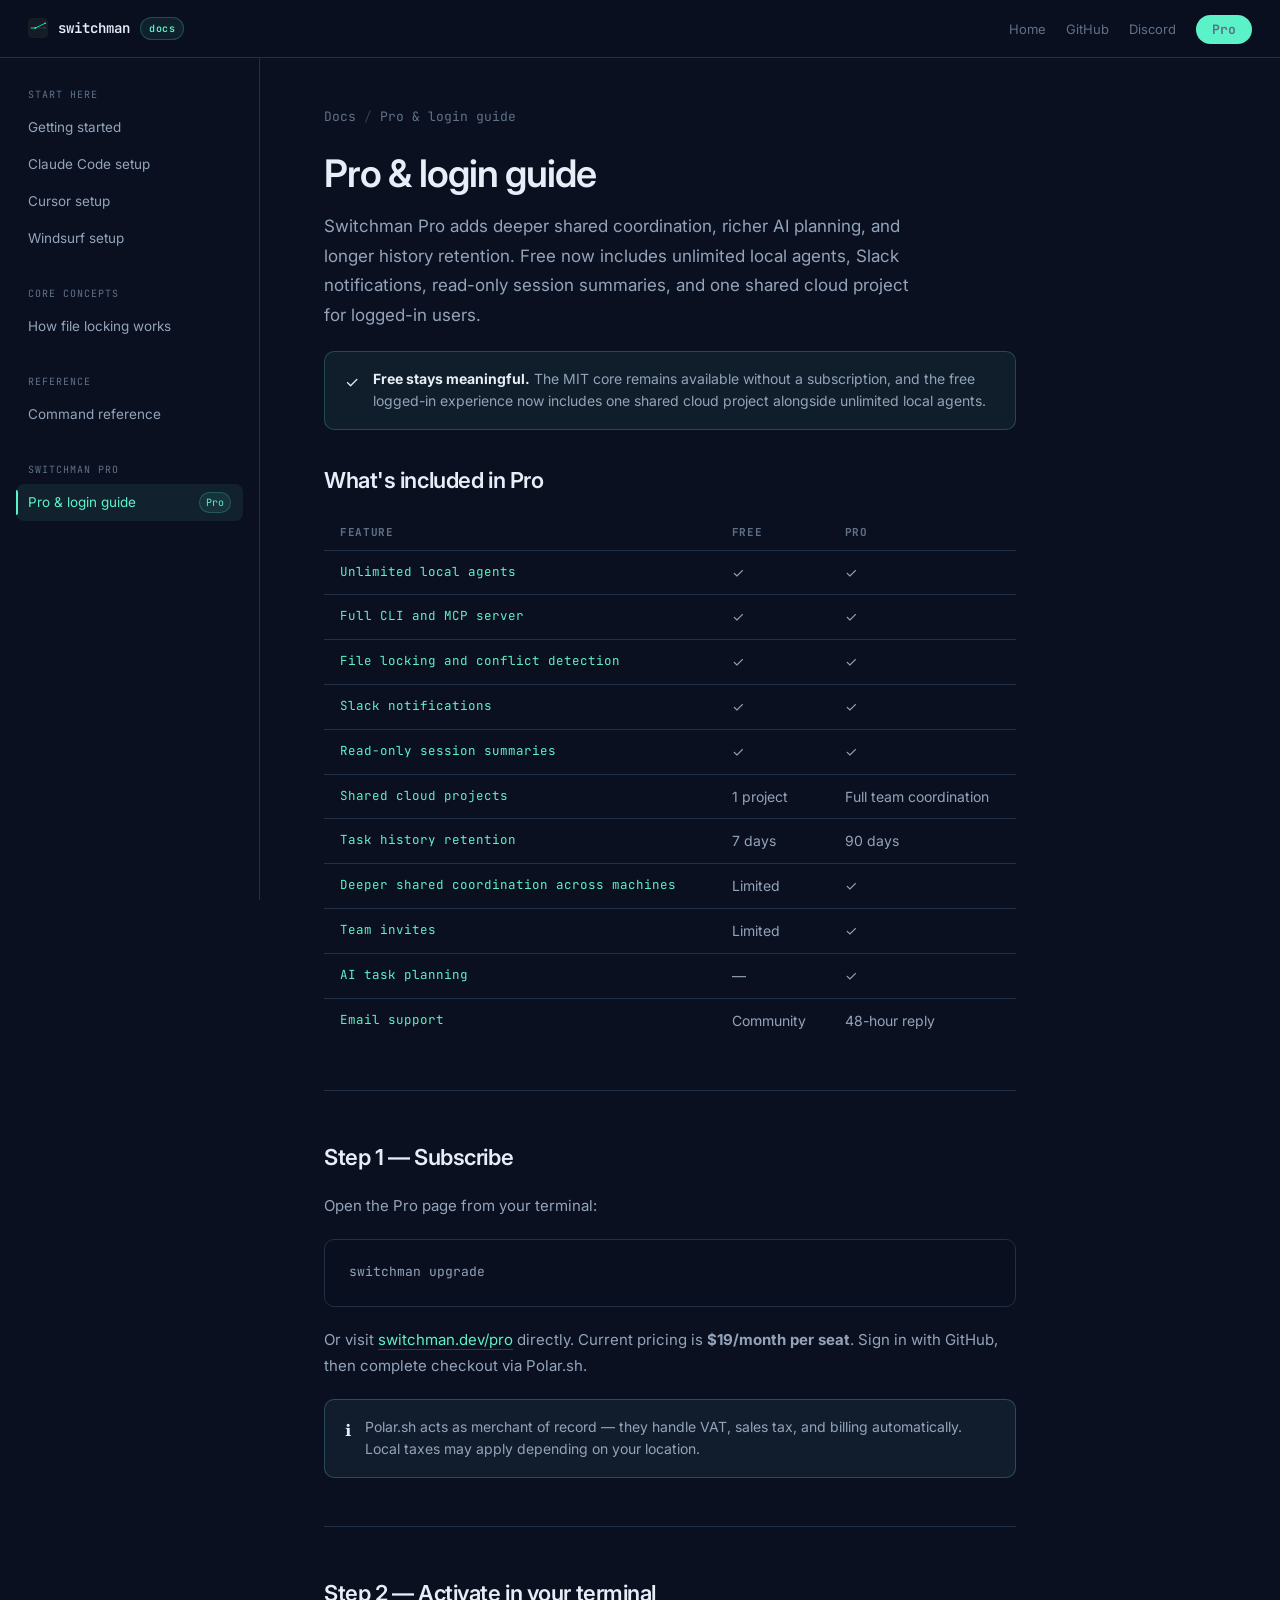
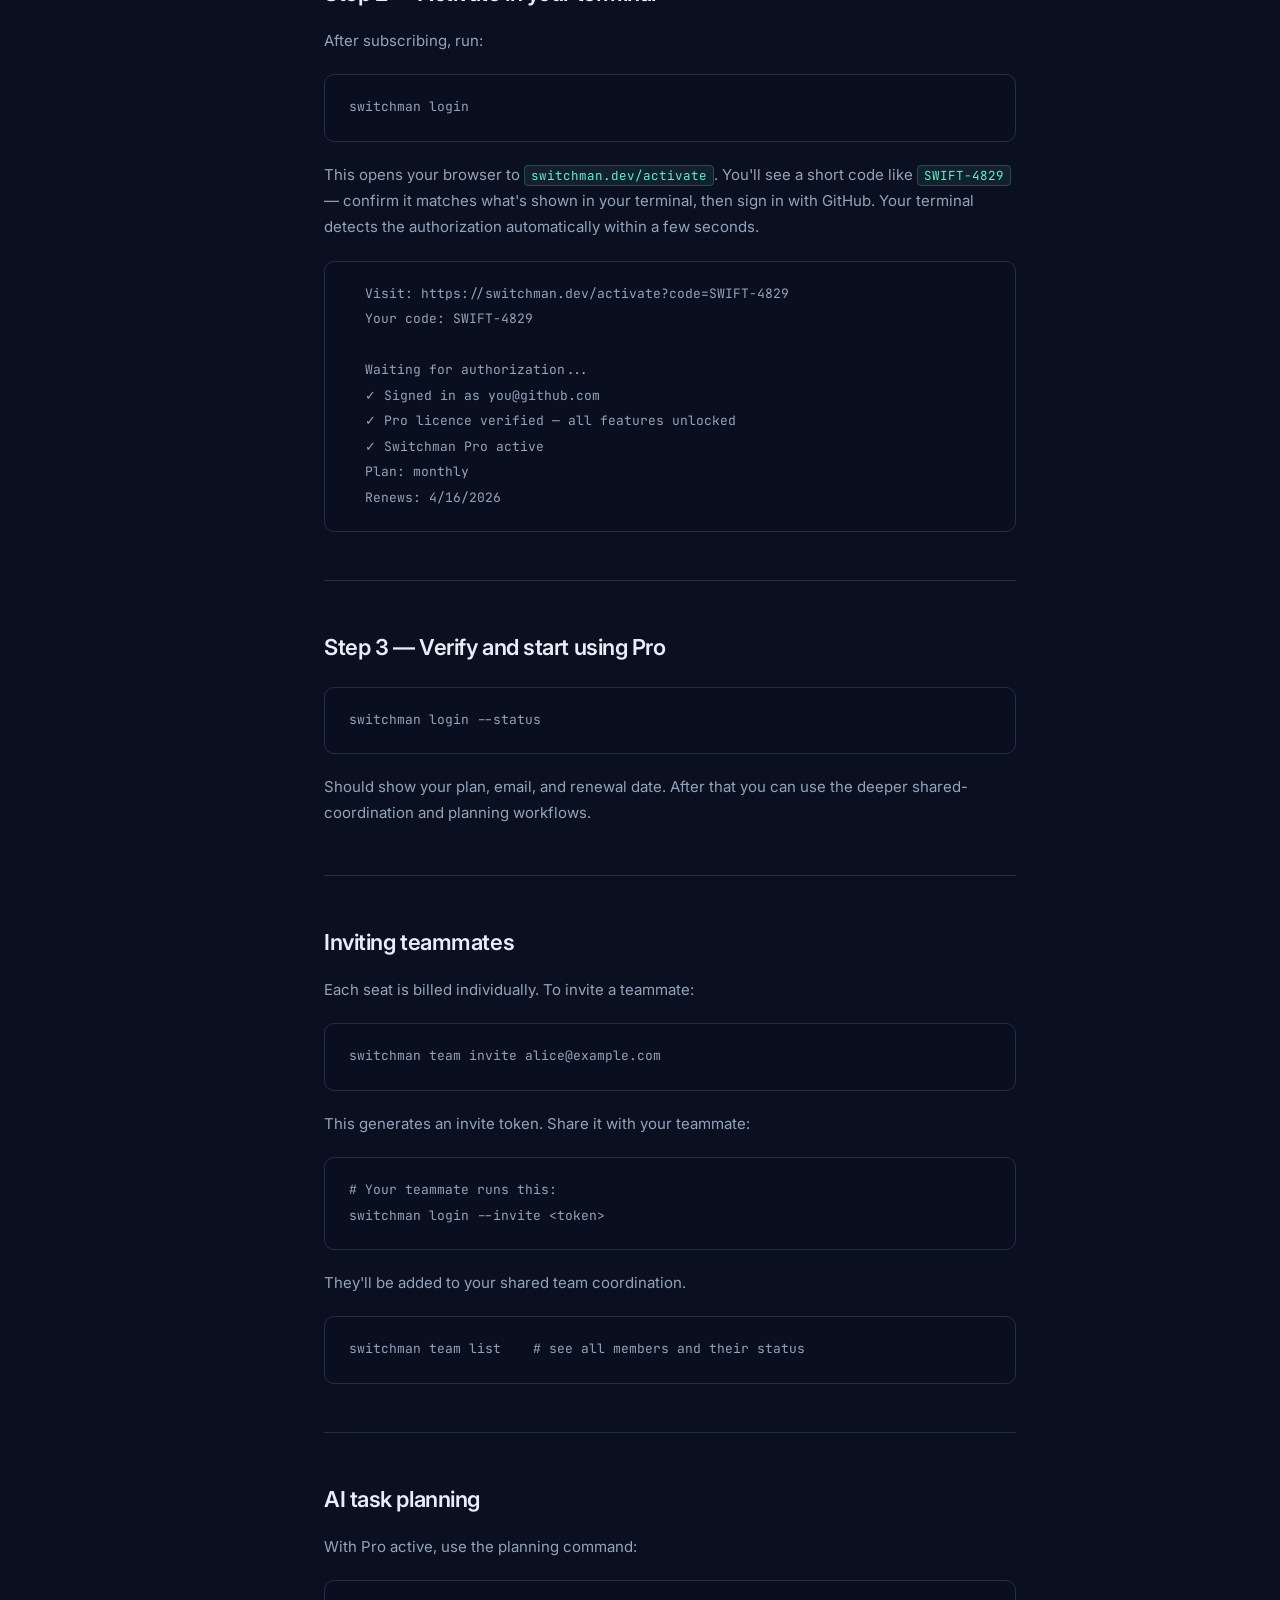
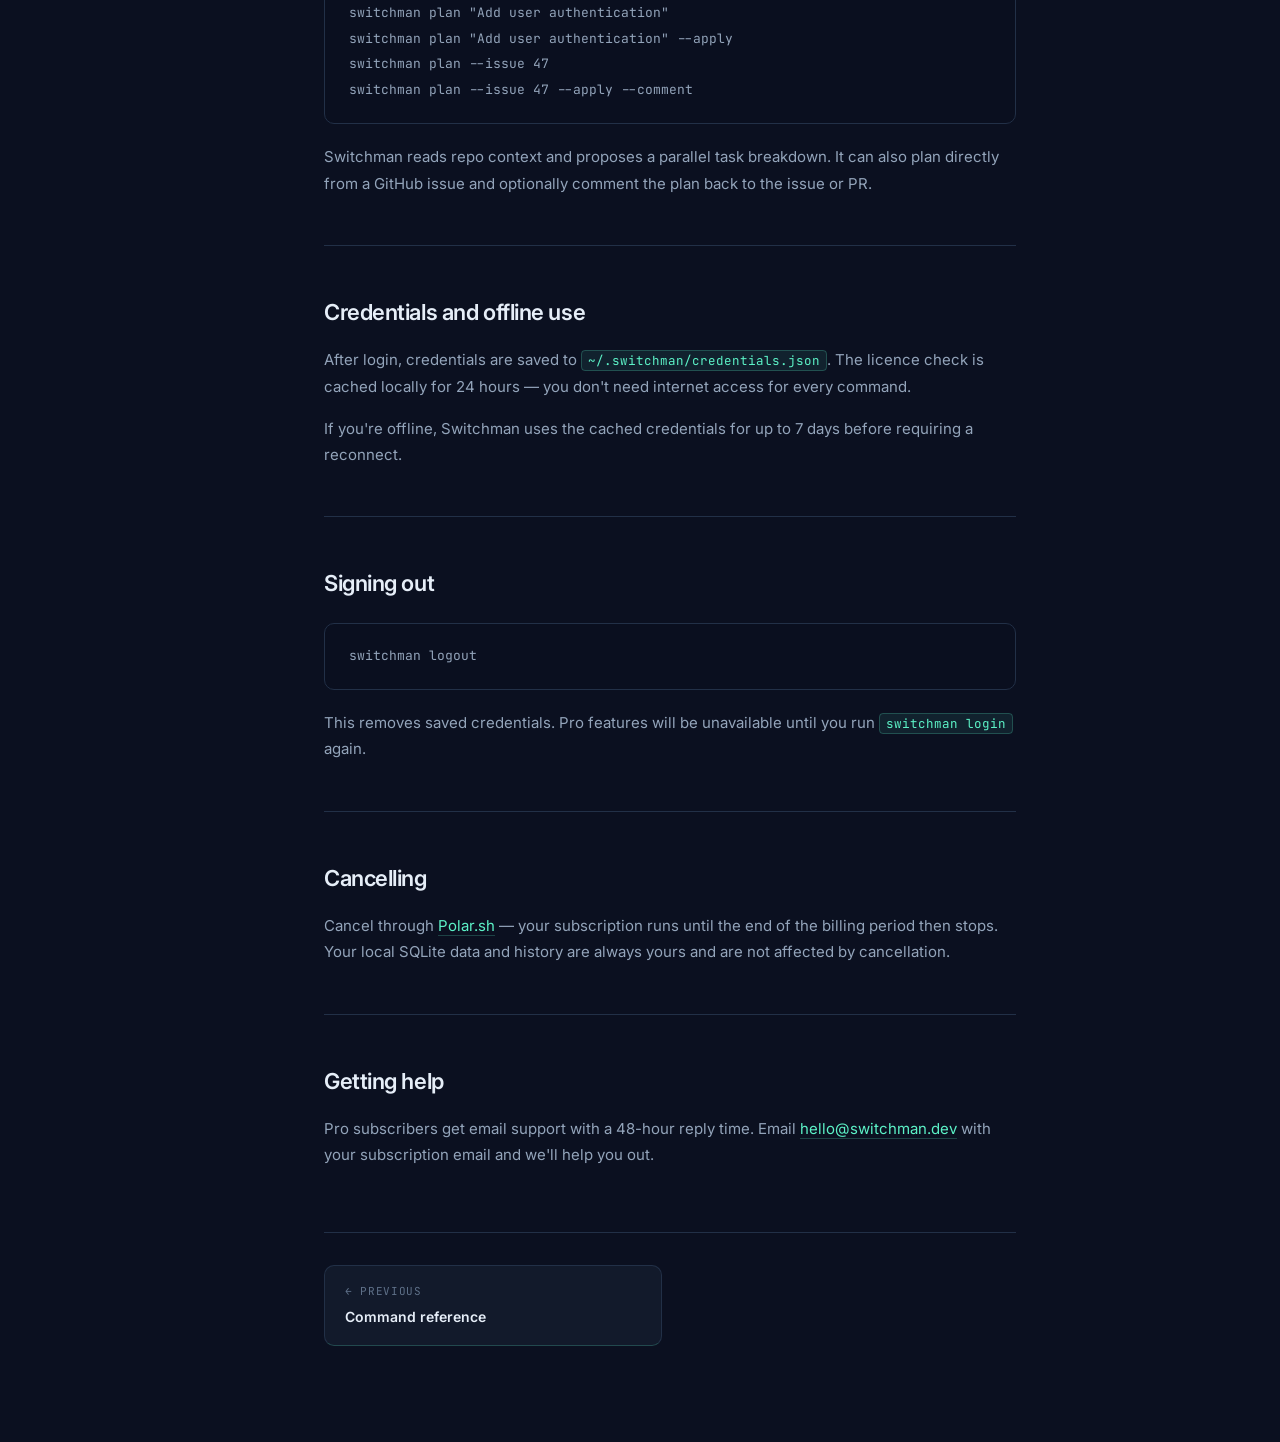
<file: pro/index.html>
<!DOCTYPE html>
<html lang="en">
<head>
  <meta charset="UTF-8">
  <meta name="viewport" content="width=device-width, initial-scale=1.0">
  <title>Pro &amp; Login Guide — Switchman Docs</title>
  <meta name="description" content="How to subscribe to Switchman Pro, activate your licence with switchman login, and manage your team.">
  <link rel="canonical" href="https://docs.switchman.dev/pro/">
  <link rel="icon" type="image/svg+xml" href="/switchman-logo.svg">
  <link rel="preconnect" href="https://fonts.googleapis.com">
  <link rel="preconnect" href="https://fonts.gstatic.com" crossorigin>
  <link href="https://fonts.googleapis.com/css2?family=JetBrains+Mono:wght@300;400;500;600&family=Inter:wght@300;400;500;600&display=swap" rel="stylesheet">
  <link rel="stylesheet" href="../docs.css">
</head>
<body>
<div class="docs-layout">

  <nav class="top-nav">
    <a href="https://switchman.dev" class="nav-logo">
      <img src="/switchman-logo.svg" width="20" height="20" alt="Switchman">
      switchman
      <span class="nav-logo-badge">docs</span>
    </a>
    <ul class="nav-links">
      <li><a href="https://switchman.dev">Home</a></li>
      <li><a href="https://github.com/switchman-dev/switchman">GitHub</a></li>
      <li><a href="https://discord.gg/pnT8BEC4D">Discord</a></li>
      <li><a href="https://switchman.dev/pro" class="nav-install">Pro</a></li>
    </ul>
    <button class="mobile-nav-toggle" id="mob-toggle" aria-label="Open navigation menu">&#9776;</button>
  </nav>

  <aside class="sidebar">
    <div class="sidebar-section">
      <span class="sidebar-label">Start here</span>
      <ul class="sidebar-nav">
        <li><a href="/getting-started/">Getting started</a></li>
        <li><a href="/claude-code/">Claude Code setup</a></li>
        <li><a href="/cursor/">Cursor setup</a></li>
        <li><a href="/windsurf/">Windsurf setup</a></li>
      </ul>
    </div>
    <div class="sidebar-section">
      <span class="sidebar-label">Core concepts</span>
      <ul class="sidebar-nav">
        <li><a href="/file-locking/">How file locking works</a></li>
      </ul>
    </div>
    <div class="sidebar-section">
      <span class="sidebar-label">Reference</span>
      <ul class="sidebar-nav">
        <li><a href="/command-reference/">Command reference</a></li>
      </ul>
    </div>
    <div class="sidebar-section">
      <span class="sidebar-label">Switchman Pro</span>
      <ul class="sidebar-nav">
        <li><a href="/pro/" class="active">Pro &amp; login guide <span class="badge">Pro</span></a></li>
      </ul>
    </div>
  </aside>

  <main class="doc-content">
    <div class="breadcrumb">
      <a href="/">Docs</a>
      <span class="breadcrumb-sep">/</span>
      <span>Pro &amp; login guide</span>
    </div>

    <h1>Pro &amp; login guide</h1>
    <p class="doc-lead">Switchman Pro adds deeper shared coordination, richer AI planning, and longer history retention. Free now includes unlimited local agents, Slack notifications, read-only session summaries, and one shared cloud project for logged-in users.</p>

    <div class="callout callout-tip">
      <span class="callout-icon">✓</span>
      <div class="callout-body"><strong>Free stays meaningful.</strong> The MIT core remains available without a subscription, and the free logged-in experience now includes one shared cloud project alongside unlimited local agents.</div>
    </div>

    <h2>What's included in Pro</h2>
    <table class="cmd-table">
      <thead><tr><th>Feature</th><th>Free</th><th>Pro</th></tr></thead>
      <tbody>
        <tr><td>Unlimited local agents</td><td>✓</td><td>✓</td></tr>
        <tr><td>Full CLI and MCP server</td><td>✓</td><td>✓</td></tr>
        <tr><td>File locking and conflict detection</td><td>✓</td><td>✓</td></tr>
        <tr><td>Slack notifications</td><td>✓</td><td>✓</td></tr>
        <tr><td>Read-only session summaries</td><td>✓</td><td>✓</td></tr>
        <tr><td>Shared cloud projects</td><td>1 project</td><td>Full team coordination</td></tr>
        <tr><td>Task history retention</td><td>7 days</td><td>90 days</td></tr>
        <tr><td>Deeper shared coordination across machines</td><td>Limited</td><td>✓</td></tr>
        <tr><td>Team invites</td><td>Limited</td><td>✓</td></tr>
        <tr><td>AI task planning</td><td>—</td><td>✓</td></tr>
        <tr><td>Email support</td><td>Community</td><td>48-hour reply</td></tr>
      </tbody>
    </table>

    <h2>Step 1 — Subscribe</h2>
    <p>Open the Pro page from your terminal:</p>
    <pre><code>switchman upgrade</code></pre>

    <p>Or visit <a href="https://switchman.dev/pro">switchman.dev/pro</a> directly. Current pricing is <strong>$19/month per seat</strong>. Sign in with GitHub, then complete checkout via Polar.sh.</p>

    <div class="callout callout-info">
      <span class="callout-icon">ℹ</span>
      <div class="callout-body">Polar.sh acts as merchant of record — they handle VAT, sales tax, and billing automatically. Local taxes may apply depending on your location.</div>
    </div>

    <h2>Step 2 — Activate in your terminal</h2>
    <p>After subscribing, run:</p>
    <pre><code>switchman login</code></pre>

    <p>This opens your browser to <code>switchman.dev/activate</code>. You'll see a short code like <code>SWIFT-4829</code> — confirm it matches what's shown in your terminal, then sign in with GitHub. Your terminal detects the authorization automatically within a few seconds.</p>

    <pre><code>  Visit: https://switchman.dev/activate?code=SWIFT-4829
  Your code: SWIFT-4829

  Waiting for authorization...
  ✓ Signed in as you@github.com
  ✓ Pro licence verified — all features unlocked
  ✓ Switchman Pro active
  Plan: monthly
  Renews: 4/16/2026</code></pre>

    <h2>Step 3 — Verify and start using Pro</h2>
    <pre><code>switchman login --status</code></pre>

    <p>Should show your plan, email, and renewal date. After that you can use the deeper shared-coordination and planning workflows.</p>

    <h2>Inviting teammates</h2>
    <p>Each seat is billed individually. To invite a teammate:</p>
    <pre><code>switchman team invite alice@example.com</code></pre>

    <p>This generates an invite token. Share it with your teammate:</p>
    <pre><code># Your teammate runs this:
switchman login --invite &lt;token&gt;</code></pre>

    <p>They'll be added to your shared team coordination.</p>

    <pre><code>switchman team list    # see all members and their status</code></pre>

    <h2>AI task planning</h2>
    <p>With Pro active, use the planning command:</p>
    <pre><code>switchman plan "Add user authentication"
switchman plan "Add user authentication" --apply
switchman plan --issue 47
switchman plan --issue 47 --apply --comment</code></pre>

    <p>Switchman reads repo context and proposes a parallel task breakdown. It can also plan directly from a GitHub issue and optionally comment the plan back to the issue or PR.</p>

    <h2>Credentials and offline use</h2>
    <p>After login, credentials are saved to <code>~/.switchman/credentials.json</code>. The licence check is cached locally for 24 hours — you don't need internet access for every command.</p>
    <p>If you're offline, Switchman uses the cached credentials for up to 7 days before requiring a reconnect.</p>

    <h2>Signing out</h2>
    <pre><code>switchman logout</code></pre>

    <p>This removes saved credentials. Pro features will be unavailable until you run <code>switchman login</code> again.</p>

    <h2>Cancelling</h2>
    <p>Cancel through <a href="https://polar.sh">Polar.sh</a> — your subscription runs until the end of the billing period then stops. Your local SQLite data and history are always yours and are not affected by cancellation.</p>

    <h2>Getting help</h2>
    <p>Pro subscribers get email support with a 48-hour reply time. Email <a href="mailto:hello@switchman.dev">hello@switchman.dev</a> with your subscription email and we'll help you out.</p>

    <nav class="page-nav">
      <a href="/command-reference/" class="page-nav-card">
        <div class="page-nav-label">← Previous</div>
        <div class="page-nav-title">Command reference</div>
      </a>
      <div></div>
    </nav>
  </main>

</div>
<script src="../docs.js"></script>
</body>
</html>
</file>
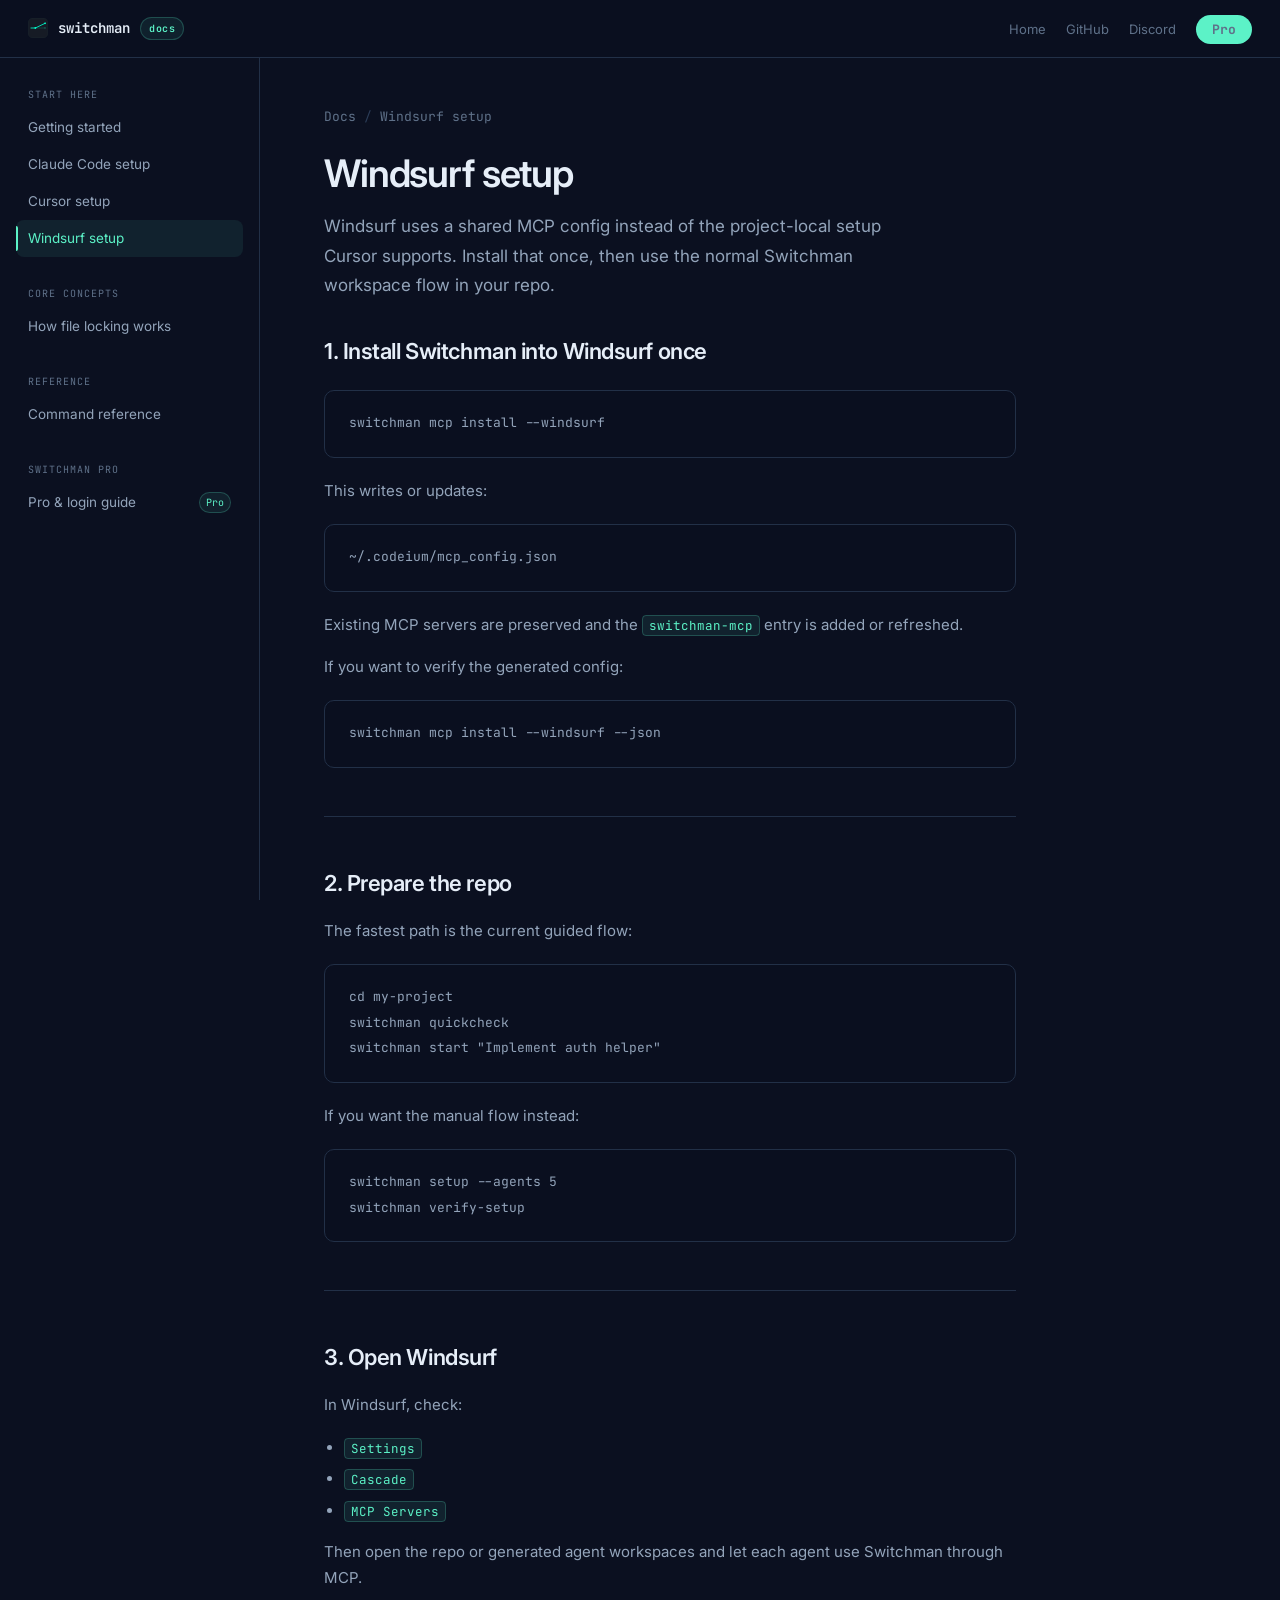
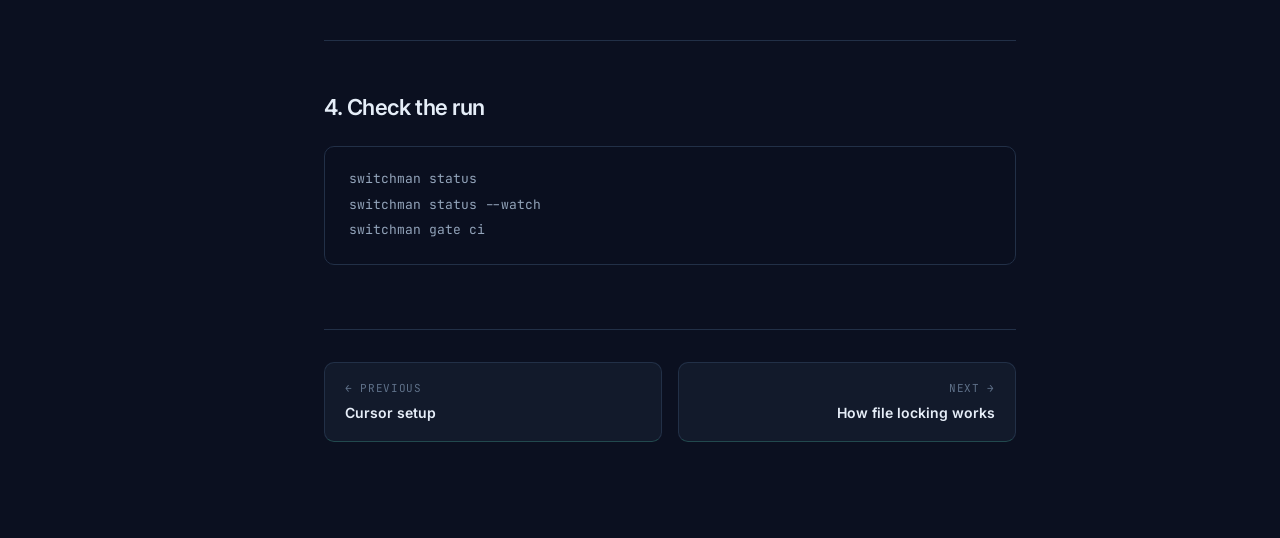
<file: windsurf/index.html>
<!DOCTYPE html>
<html lang="en">
<head>
  <meta charset="UTF-8">
  <meta name="viewport" content="width=device-width, initial-scale=1.0">
  <title>Windsurf Setup — Switchman Docs</title>
  <meta name="description" content="Set up Switchman with Windsurf by installing the shared MCP config once, then using normal Switchman workspaces in your repo.">
  <link rel="canonical" href="https://docs.switchman.dev/windsurf/">
  <link rel="icon" type="image/svg+xml" href="/switchman-logo.svg">
  <link rel="preconnect" href="https://fonts.googleapis.com">
  <link rel="preconnect" href="https://fonts.gstatic.com" crossorigin>
  <link href="https://fonts.googleapis.com/css2?family=JetBrains+Mono:wght@300;400;500;600&family=Inter:wght@300;400;500;600&display=swap" rel="stylesheet">
  <link rel="stylesheet" href="../docs.css">
</head>
<body>
<div class="docs-layout">

  <nav class="top-nav">
    <a href="https://switchman.dev" class="nav-logo">
      <img src="/switchman-logo.svg" width="20" height="20" alt="Switchman">
      switchman
      <span class="nav-logo-badge">docs</span>
    </a>
    <ul class="nav-links">
      <li><a href="https://switchman.dev">Home</a></li>
      <li><a href="https://github.com/switchman-dev/switchman">GitHub</a></li>
      <li><a href="https://discord.gg/pnT8BEC4D">Discord</a></li>
      <li><a href="https://switchman.dev/pro" class="nav-install">Pro</a></li>
    </ul>
    <button class="mobile-nav-toggle" id="mob-toggle" aria-label="Open navigation menu">&#9776;</button>
  </nav>

  <aside class="sidebar">
    <div class="sidebar-section">
      <span class="sidebar-label">Start here</span>
      <ul class="sidebar-nav">
        <li><a href="/getting-started/">Getting started</a></li>
        <li><a href="/claude-code/">Claude Code setup</a></li>
        <li><a href="/cursor/">Cursor setup</a></li>
        <li><a href="/windsurf/" class="active">Windsurf setup</a></li>
      </ul>
    </div>
    <div class="sidebar-section">
      <span class="sidebar-label">Core concepts</span>
      <ul class="sidebar-nav">
        <li><a href="/file-locking/">How file locking works</a></li>
      </ul>
    </div>
    <div class="sidebar-section">
      <span class="sidebar-label">Reference</span>
      <ul class="sidebar-nav">
        <li><a href="/command-reference/">Command reference</a></li>
      </ul>
    </div>
    <div class="sidebar-section">
      <span class="sidebar-label">Switchman Pro</span>
      <ul class="sidebar-nav">
        <li><a href="/pro/">Pro &amp; login guide <span class="badge">Pro</span></a></li>
      </ul>
    </div>
  </aside>

  <main class="doc-content">
    <div class="breadcrumb">
      <a href="/">Docs</a>
      <span class="breadcrumb-sep">/</span>
      <span>Windsurf setup</span>
    </div>

    <h1>Windsurf setup</h1>
    <p class="doc-lead">Windsurf uses a shared MCP config instead of the project-local setup Cursor supports. Install that once, then use the normal Switchman workspace flow in your repo.</p>

    <h2>1. Install Switchman into Windsurf once</h2>
    <pre><code>switchman mcp install --windsurf</code></pre>

    <p>This writes or updates:</p>
    <pre><code>~/.codeium/mcp_config.json</code></pre>

    <p>Existing MCP servers are preserved and the <code>switchman-mcp</code> entry is added or refreshed.</p>

    <p>If you want to verify the generated config:</p>
    <pre><code>switchman mcp install --windsurf --json</code></pre>

    <h2>2. Prepare the repo</h2>
    <p>The fastest path is the current guided flow:</p>
    <pre><code>cd my-project
switchman quickcheck
switchman start "Implement auth helper"</code></pre>

    <p>If you want the manual flow instead:</p>
    <pre><code>switchman setup --agents 5
switchman verify-setup</code></pre>

    <h2>3. Open Windsurf</h2>
    <p>In Windsurf, check:</p>
    <ul>
      <li><code>Settings</code></li>
      <li><code>Cascade</code></li>
      <li><code>MCP Servers</code></li>
    </ul>

    <p>Then open the repo or generated agent workspaces and let each agent use Switchman through MCP.</p>

    <h2>4. Check the run</h2>
    <pre><code>switchman status
switchman status --watch
switchman gate ci</code></pre>

    <nav class="page-nav">
      <a href="/cursor/" class="page-nav-card">
        <div class="page-nav-label">← Previous</div>
        <div class="page-nav-title">Cursor setup</div>
      </a>
      <a href="/file-locking/" class="page-nav-card next">
        <div class="page-nav-label">Next →</div>
        <div class="page-nav-title">How file locking works</div>
      </a>
    </nav>
  </main>

</div>
<script src="../docs.js"></script>
</body>
</html>
</file>
<file: docs.css>
/* switchman docs — shared styles */
*, *::before, *::after { box-sizing: border-box; margin: 0; padding: 0; }

:root {
  --bg:           #0b1020;
  --bg-card:      #121a2b;
  --bg-raised:    #182235;
  --border:       #223047;
  --border-2:     #2c3d58;
  --text:         #e6eef8;
  --text-2:       #93a4ba;
  --text-3:       #5f7189;
  --accent:       #5CF2C7;
  --accent-hover: #7EF7D3;
  --accent-dim:   rgba(92,242,199,0.08);
  --accent-border:rgba(92,242,199,0.22);
  --green:        #4ade80;
  --amber:        #fbbf24;
  --blue:         #7dd3fc;
  --red:          #f87171;
  --mono: 'JetBrains Mono','Fira Code',monospace;
  --sans: 'Inter',system-ui,sans-serif;
  --sidebar-w: 260px;
}

html { scroll-behavior: smooth; }

body {
  background: var(--bg);
  color: var(--text);
  font-family: var(--sans);
  font-size: 15px;
  line-height: 1.7;
  -webkit-font-smoothing: antialiased;
  overflow-x: hidden;
}

/* ── LAYOUT ── */
.docs-layout {
  display: grid;
  grid-template-columns: var(--sidebar-w) 1fr;
  grid-template-rows: 58px 1fr;
  min-height: 100vh;
}

/* ── TOP NAV ── */
.top-nav {
  grid-column: 1 / -1;
  height: 58px;
  display: flex;
  align-items: center;
  justify-content: space-between;
  padding: 0 28px;
  background: rgba(11,16,32,0.8);
  border-bottom: 1px solid var(--border);
  backdrop-filter: blur(20px);
  position: sticky;
  top: 0;
  z-index: 100;
}

.nav-logo {
  font-family: var(--mono);
  font-size: 14px;
  font-weight: 600;
  color: var(--text);
  text-decoration: none;
  display: flex;
  align-items: center;
  gap: 10px;
}

.nav-logo-badge {
  font-size: 10px;
  background: var(--accent-dim);
  border: 1px solid var(--accent-border);
  color: var(--accent);
  padding: 2px 8px;
  border-radius: 99px;
  font-family: var(--mono);
  letter-spacing: 0.06em;
}

.nav-links {
  display: flex;
  align-items: center;
  gap: 20px;
  list-style: none;
}

.nav-links a {
  color: var(--text-3);
  text-decoration: none;
  font-size: 13px;
  transition: color 0.15s;
}

.nav-links a:hover { color: var(--text-2); }

.nav-install {
  background: var(--accent);
  color: #061016;
  font-family: var(--mono);
  font-size: 12px;
  font-weight: 700;
  padding: 6px 16px;
  border-radius: 99px;
  text-decoration: none;
  transition: background 0.15s;
}
.nav-install:hover { background: var(--accent-hover); }

/* ── SIDEBAR ── */
.sidebar {
  border-right: 1px solid var(--border);
  padding: 28px 0;
  position: sticky;
  top: 58px;
  height: calc(100vh - 58px);
  overflow-y: auto;
  background: var(--bg);
}

.sidebar::-webkit-scrollbar { width: 4px; }
.sidebar::-webkit-scrollbar-thumb { background: var(--border-2); border-radius: 4px; }

.sidebar-section {
  margin-bottom: 28px;
  padding: 0 16px;
}

.sidebar-label {
  font-family: var(--mono);
  font-size: 10px;
  letter-spacing: 0.1em;
  text-transform: uppercase;
  color: var(--text-3);
  padding: 0 12px;
  margin-bottom: 6px;
  display: block;
}

.sidebar-nav { list-style: none; }

.sidebar-nav a {
  display: flex;
  align-items: center;
  gap: 8px;
  padding: 7px 12px;
  border-radius: 8px;
  color: var(--text-2);
  text-decoration: none;
  font-size: 13.5px;
  transition: color 0.15s, background 0.15s;
  position: relative;
}

.sidebar-nav a:hover {
  color: var(--text);
  background: rgba(255,255,255,0.04);
}

.sidebar-nav a.active {
  color: var(--accent);
  background: var(--accent-dim);
}

.sidebar-nav a.active::before {
  content: '';
  position: absolute;
  left: 0;
  top: 6px;
  bottom: 6px;
  width: 2px;
  background: var(--accent);
  border-radius: 0 2px 2px 0;
}

.sidebar-nav .badge {
  margin-left: auto;
  font-size: 10px;
  font-family: var(--mono);
  padding: 1px 6px;
  border-radius: 99px;
  background: var(--accent-dim);
  color: var(--accent);
  border: 1px solid var(--accent-border);
}

/* ── CONTENT ── */
.doc-content {
  padding: 48px 64px 96px;
  max-width: 820px;
  min-width: 0;
}

/* ── TYPOGRAPHY ── */
.doc-content h1 {
  font-size: clamp(26px, 3vw, 38px);
  font-weight: 600;
  letter-spacing: -0.03em;
  color: var(--text);
  line-height: 1.15;
  margin-bottom: 16px;
}

.doc-content h2 {
  font-size: 22px;
  font-weight: 600;
  letter-spacing: -0.02em;
  color: var(--text);
  margin: 48px 0 16px;
  padding-top: 48px;
  border-top: 1px solid var(--border);
}

.doc-content h2:first-of-type { border-top: none; padding-top: 0; margin-top: 32px; }

.doc-content h3 {
  font-size: 16px;
  font-weight: 600;
  color: var(--text);
  margin: 28px 0 10px;
}

.doc-lead {
  font-size: 17px;
  color: var(--text-2);
  line-height: 1.7;
  margin-bottom: 36px;
  max-width: 600px;
}

.doc-content p {
  color: var(--text-2);
  margin-bottom: 16px;
  line-height: 1.75;
}

.doc-content ul, .doc-content ol {
  color: var(--text-2);
  padding-left: 20px;
  margin-bottom: 16px;
}

.doc-content li { margin-bottom: 6px; line-height: 1.7; }

.doc-content a {
  color: var(--accent);
  text-decoration: none;
  border-bottom: 1px solid var(--accent-border);
  transition: border-color 0.15s;
}
.doc-content a:hover { border-color: var(--accent); }

/* ── CODE ── */
.doc-content code {
  font-family: var(--mono);
  font-size: 12.5px;
  color: var(--accent);
  background: var(--accent-dim);
  border: 1px solid var(--accent-border);
  padding: 1px 6px;
  border-radius: 4px;
}

.doc-content pre {
  background: rgba(11,16,32,0.8);
  border: 1px solid var(--border);
  border-radius: 10px;
  padding: 20px 24px;
  overflow-x: auto;
  margin: 20px 0;
  position: relative;
}

.doc-content pre code {
  background: none;
  border: none;
  padding: 0;
  font-size: 13px;
  color: var(--text-2);
  line-height: 1.8;
}

.pre-label {
  position: absolute;
  top: 12px;
  right: 16px;
  font-family: var(--mono);
  font-size: 10px;
  color: var(--text-3);
  letter-spacing: 0.06em;
}

/* ── CALLOUTS ── */
.callout {
  border-radius: 10px;
  padding: 16px 20px;
  margin: 20px 0;
  display: flex;
  gap: 14px;
  align-items: flex-start;
}

.callout-tip  { background: rgba(92,242,199,0.06); border: 1px solid var(--accent-border); }
.callout-warn { background: rgba(251,191,36,0.06); border: 1px solid rgba(251,191,36,0.25); }
.callout-info { background: rgba(125,211,252,0.06); border: 1px solid rgba(125,211,252,0.25); }

.callout-icon { font-size: 16px; flex-shrink: 0; margin-top: 1px; }
.callout-body { font-size: 14px; color: var(--text-2); line-height: 1.6; }
.callout-body strong { color: var(--text); }

/* ── STEPS ── */
.step-list { list-style: none; padding: 0; margin: 20px 0; }
.step-item {
  display: flex;
  gap: 16px;
  margin-bottom: 24px;
  align-items: flex-start;
}
.step-num {
  width: 28px; height: 28px;
  border-radius: 50%;
  border: 1px solid var(--accent-border);
  background: var(--accent-dim);
  display: flex; align-items: center; justify-content: center;
  font-family: var(--mono); font-size: 11px;
  color: var(--accent); font-weight: 600;
  flex-shrink: 0; margin-top: 2px;
}
.step-body { flex: 1; }
.step-body strong { color: var(--text); display: block; margin-bottom: 6px; font-size: 15px; }

/* ── CMD TABLE ── */
.cmd-table { width: 100%; border-collapse: collapse; margin: 16px 0 28px; }
.cmd-table th {
  text-align: left;
  font-family: var(--mono);
  font-size: 11px;
  letter-spacing: 0.06em;
  text-transform: uppercase;
  color: var(--text-3);
  padding: 8px 16px;
  border-bottom: 1px solid var(--border);
}
.cmd-table td {
  padding: 10px 16px;
  border-bottom: 1px solid var(--border);
  font-size: 14px;
  color: var(--text-2);
  vertical-align: top;
}
.cmd-table td:first-child {
  font-family: var(--mono);
  font-size: 12.5px;
  color: var(--accent);
  white-space: nowrap;
}
.cmd-table tr:last-child td { border-bottom: none; }
.cmd-table tr:hover td { background: rgba(255,255,255,0.02); }

/* ── ON THIS PAGE ── */
.on-this-page {
  position: fixed;
  right: 32px;
  top: 96px;
  width: 200px;
  font-size: 12px;
}

.on-this-page-label {
  font-family: var(--mono);
  font-size: 10px;
  letter-spacing: 0.1em;
  text-transform: uppercase;
  color: var(--text-3);
  margin-bottom: 10px;
  display: block;
}

.on-this-page ul { list-style: none; }
.on-this-page li { margin-bottom: 4px; }
.on-this-page a {
  color: var(--text-3);
  text-decoration: none;
  font-size: 12px;
  border: none;
  transition: color 0.15s;
  display: block;
  padding: 3px 0;
}
.on-this-page a:hover { color: var(--text-2); }
.on-this-page a.active { color: var(--accent); }

/* ── BREADCRUMB ── */
.breadcrumb {
  display: flex;
  align-items: center;
  gap: 8px;
  font-size: 13px;
  color: var(--text-3);
  font-family: var(--mono);
  margin-bottom: 24px;
}
.breadcrumb a { color: var(--text-3); text-decoration: none; border: none; }
.breadcrumb a:hover { color: var(--text-2); }
.breadcrumb-sep { color: var(--border-2); }

/* ── PAGE NAV ── */
.page-nav {
  display: grid;
  grid-template-columns: 1fr 1fr;
  gap: 16px;
  margin-top: 64px;
  padding-top: 32px;
  border-top: 1px solid var(--border);
}
.page-nav-card {
  background: var(--bg-card);
  border: 1px solid var(--border);
  border-radius: 10px;
  padding: 16px 20px;
  text-decoration: none;
  transition: border-color 0.15s, background 0.15s;
  display: block;
}
.page-nav-card:hover { border-color: var(--accent-border); background: var(--bg-raised); }
.page-nav-card.next { text-align: right; }
.page-nav-label { font-size: 11px; font-family: var(--mono); color: var(--text-3); letter-spacing: 0.06em; text-transform: uppercase; margin-bottom: 4px; }
.page-nav-title { font-size: 14px; font-weight: 600; color: var(--text); }

/* ── RESPONSIVE ── */
@media (max-width: 1100px) {
  .on-this-page { display: none; }
  .doc-content { max-width: 100%; }
}

@media (max-width: 768px) {
  .docs-layout { grid-template-columns: 1fr; }
  .sidebar { display: none; }
  .doc-content { padding: 32px 24px 64px; }
  .top-nav { padding: 0 20px; }
  .nav-links { display: none; }
  .page-nav { grid-template-columns: 1fr; }
}

::-webkit-scrollbar { width: 5px; }
::-webkit-scrollbar-track { background: var(--bg); }
::-webkit-scrollbar-thumb { background: var(--border-2); border-radius: 99px; }

/* ── COPY BUTTON ── */
.doc-content pre {
  position: relative;
}
.copy-btn {
  position: absolute;
  top: 10px;
  right: 10px;
  background: var(--bg-raised);
  border: 1px solid var(--border-2);
  border-radius: 6px;
  padding: 4px 10px;
  font-family: var(--mono);
  font-size: 11px;
  color: var(--text-3);
  cursor: pointer;
  transition: color 0.15s, border-color 0.15s, background 0.15s;
  opacity: 0;
  pointer-events: none;
}
.doc-content pre:hover .copy-btn {
  opacity: 1;
  pointer-events: auto;
}
.copy-btn:hover {
  color: var(--text-2);
  border-color: var(--border-2);
  background: var(--bg-card);
}
.copy-btn.copied {
  color: var(--green);
  border-color: rgba(74,222,128,0.3);
  opacity: 1;
  pointer-events: none;
}

/* ── MOBILE NAV ── */
.mobile-nav-toggle {
  display: none;
  background: none;
  border: 1px solid var(--border-2);
  border-radius: 8px;
  padding: 6px 10px;
  color: var(--text-2);
  cursor: pointer;
  font-size: 18px;
  line-height: 1;
  transition: color 0.15s, border-color 0.15s;
}
.mobile-nav-toggle:hover {
  color: var(--text);
  border-color: var(--accent-border);
}

.mobile-nav-overlay {
  display: none;
  position: fixed;
  inset: 0;
  z-index: 200;
  background: rgba(6,10,22,0.85);
  backdrop-filter: blur(8px);
}
.mobile-nav-overlay.open {
  display: block;
}

.mobile-nav-panel {
  position: fixed;
  top: 0;
  left: 0;
  bottom: 0;
  width: 280px;
  background: var(--bg-card);
  border-right: 1px solid var(--border-2);
  z-index: 201;
  overflow-y: auto;
  padding: 20px 0 40px;
  transform: translateX(-100%);
  transition: transform 0.25s ease;
}
.mobile-nav-panel.open {
  transform: translateX(0);
}

.mobile-nav-header {
  display: flex;
  align-items: center;
  justify-content: space-between;
  padding: 0 20px 20px;
  border-bottom: 1px solid var(--border);
  margin-bottom: 16px;
}
.mobile-nav-logo {
  font-family: var(--mono);
  font-size: 14px;
  font-weight: 600;
  color: var(--text);
  text-decoration: none;
  display: flex;
  align-items: center;
  gap: 8px;
}
.mobile-nav-close {
  background: none;
  border: none;
  color: var(--text-3);
  font-size: 20px;
  cursor: pointer;
  padding: 4px;
  line-height: 1;
  transition: color 0.15s;
}
.mobile-nav-close:hover { color: var(--text); }

.mobile-nav-section {
  padding: 0 16px;
  margin-bottom: 24px;
}
.mobile-nav-label {
  font-family: var(--mono);
  font-size: 10px;
  letter-spacing: 0.1em;
  text-transform: uppercase;
  color: var(--text-3);
  padding: 0 12px;
  margin-bottom: 6px;
  display: block;
}
.mobile-nav-links { list-style: none; }
.mobile-nav-links a {
  display: block;
  padding: 9px 12px;
  border-radius: 8px;
  color: var(--text-2);
  text-decoration: none;
  font-size: 14px;
  transition: color 0.15s, background 0.15s;
}
.mobile-nav-links a:hover { color: var(--text); background: rgba(255,255,255,0.04); }
.mobile-nav-links a.active { color: var(--accent); background: var(--accent-dim); }

@media (max-width: 768px) {
  .mobile-nav-toggle { display: block; }
}
</file>
